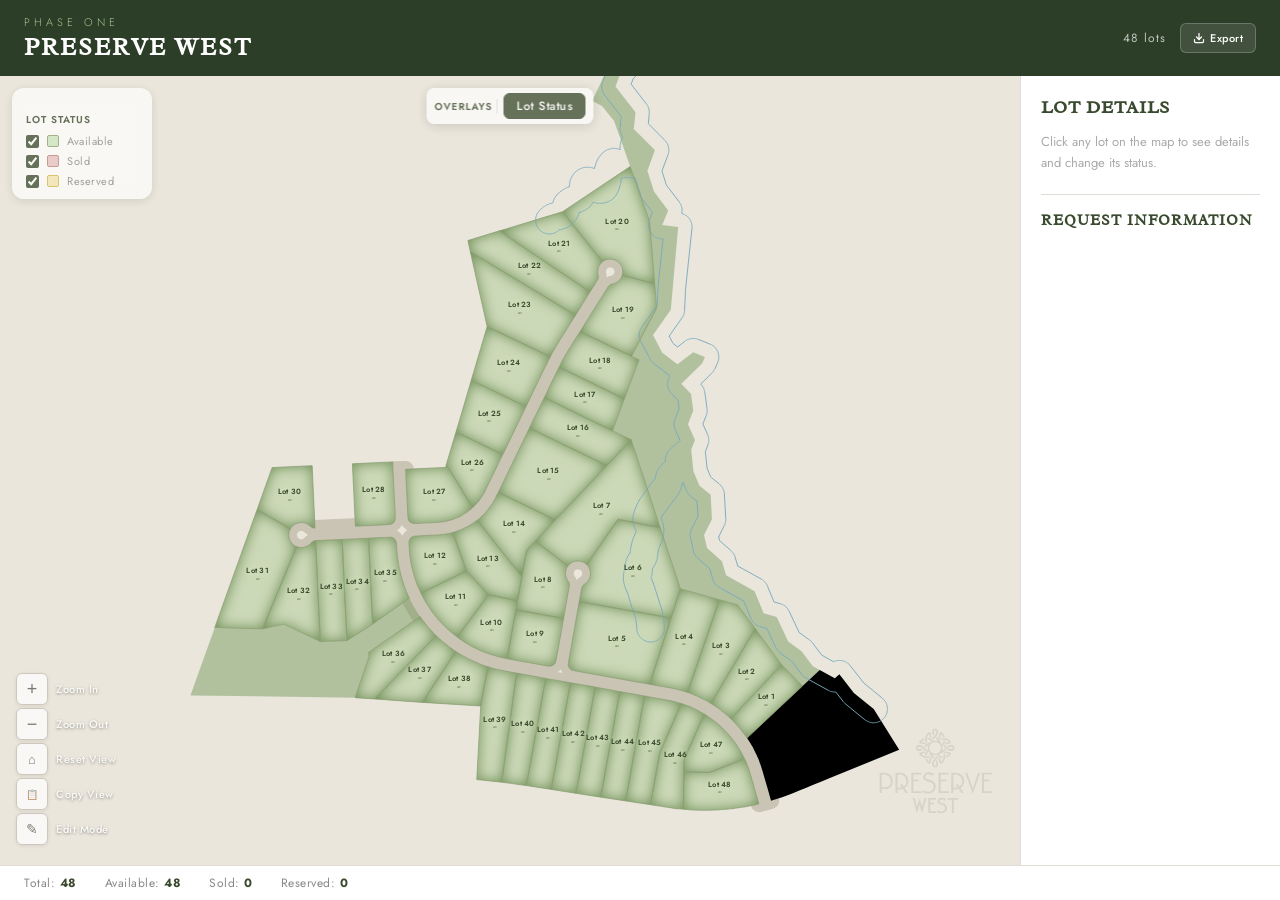
<file: public/index.html>
<!DOCTYPE html>
<html lang="en">
<head>
<meta charset="UTF-8">
<meta name="viewport" content="width=device-width, initial-scale=1.0">
<title>Preserve West — Phase One</title>
<style id="map-styles"></style>
<style>
  @import url('https://fonts.googleapis.com/css2?family=Radley:ital@0;1&family=Jost:wght@300;400;500;600&display=swap');

  :root {
    --jwrg-primary: #3a4a2e;
    --jwrg-error: #dc2626;
    --jwrg-radius: 6px;
    --jwrg-font: 'Jost', sans-serif;
    --jwrg-display: 'Radley', serif;
  }
  * { margin: 0; padding: 0; box-sizing: border-box; }

  body {
    background: #f5f1eb;
    font-family: 'Jost', sans-serif;
    height: 100vh;
    display: flex;
    flex-direction: column;
    overflow: hidden;
  }

  header {
    background: #2c3e28;
    color: #fff;
    padding: 14px 24px;
    display: flex;
    align-items: center;
    justify-content: space-between;
    flex-shrink: 0;
    box-shadow: 0 2px 12px rgba(0,0,0,0.2);
  }
  header h2 {
    font-family: 'Jost', sans-serif;
    font-weight: 300;
    font-size: 11px;
    letter-spacing: 4px;
    color: #a8c490;
    text-transform: uppercase;
    margin-bottom: 2px;
  }
  header h1 {
    font-family: 'Radley', serif;
    font-weight: 700;
    font-size: 24px;
    letter-spacing: 2px;
    text-transform: uppercase;
  }
  header .meta {
    font-size: 12px;
    opacity: 0.7;
    letter-spacing: 1px;
  }

  .map-toolbar,
  #builder-legend,
  .zoom-controls,
  #plat-controls,
  #topo-controls {
    opacity: 0.75;
    transition: opacity 0.2s;
  }
  .map-toolbar:hover,
  #builder-legend:hover,
  .zoom-controls:hover,
  #plat-controls:hover,
  #topo-controls:hover {
    opacity: 1;
  }

  .map-toolbar {
    position: absolute;
    top: 12px;
    left: 50%;
    transform: translateX(-50%);
    display: flex;
    gap: 6px;
    align-items: center;
    background: rgba(255,255,255,0.92);
    backdrop-filter: blur(8px);
    -webkit-backdrop-filter: blur(8px);
    border-radius: 8px;
    padding: 5px 8px;
    gap: 4px;
    box-shadow: 0 2px 12px rgba(0,0,0,0.18);
    z-index: 10;
    white-space: nowrap;
  }
  .toolbar-title {
    font-size: 10px;
    font-weight: 600;
    letter-spacing: 1px;
    text-transform: uppercase;
    color: #3a4a2e;
    padding-right: 4px;
    border-right: 1px solid #ddd;
    margin-right: 2px;
  }
  .map-toolbar-sep {
    width: 1px;
    height: 20px;
    background: #ddd;
    margin: 0 2px;
  }
  .btn {
    padding: 3px 12px;
    border-radius: 6px;
    border: 1.5px solid #c5bfb2;
    background: #fff;
    cursor: pointer;
    font-size: 12px;
    font-weight: 500;
    font-family: 'Jost', sans-serif;
    letter-spacing: 0.5px;
    transition: all 0.15s;
    color: #555;
  }
  .btn:hover { border-color: #3a4a2e; color: #3a4a2e; }
  .btn.active { background: #3a4a2e; color: #fff; border-color: #3a4a2e; }
  .legend {
    display: flex;
    gap: 14px;
    margin-left: auto;
    align-items: center;
  }
  .legend-item {
    display: flex;
    align-items: center;
    gap: 5px;
    font-size: 11px;
    color: #888;
    letter-spacing: 0.5px;
  }
  .swatch {
    width: 14px;
    height: 14px;
    border-radius: 3px;
    border: 1px solid rgba(0,0,0,0.15);
    display: block;
    flex-shrink: 0;
  }

  .main { display: flex; flex: 1; overflow: hidden; height: 100vh; }

  .map-wrap {
    flex: 1;
    overflow: hidden;
    position: relative;
    background: #eae6dc;
  }
  svg#map-svg {
    display: block;
    width: 100%;
    height: 100%;
    cursor: grab;
  }
  svg#map-svg:active { cursor: grabbing; }


  .info-panel {
    width: 260px;
    background: #fff;
    border-left: 1px solid #e0ddd6;
    padding: 20px;
    overflow-y: auto;
    flex-shrink: 0;
  }
  .panel-title {
    font-family: 'Radley', serif;
    font-size: 18px;
    font-weight: 700;
    color: #3a4a2e;
    margin-bottom: 14px;
    letter-spacing: 1px;
    text-transform: uppercase;
  }
  .placeholder { color: #aaa; font-size: 13px; line-height: 1.6; }
  .lot-info { display: none; }
  .lot-info.show { display: block; }
  .info-row {
    display: flex;
    justify-content: space-between;
    align-items: center;
    padding: 8px 0;
    border-bottom: 1px solid #f0ede8;
    font-size: 13px;
  }
  .info-key { color: #999; font-size: 11px; text-transform: uppercase; letter-spacing: 1px; }
  .info-value { font-weight: 600; color: #3a4a2e; }
  .status-badge {
    display: inline-block;
    padding: 4px 12px;
    border-radius: 20px;
    font-size: 11px;
    font-weight: 600;
    margin: 12px 0;
    letter-spacing: 1px;
    text-transform: uppercase;
  }
  .badge-available { background: #d4edda; color: #1a6030; border: 1px solid #8a9e72; }
  .badge-sold { background: #f0d0d0; color: #7a1010; border: 1px solid #c08080; }
  .badge-reserved { background: #fff3cd; color: #7a5c00; border: 1px solid #d4b84a; }
  .status-btns { display: flex; gap: 6px; margin-top: 14px; flex-wrap: wrap; }
  .status-btn {
    padding: 6px 14px;
    font-size: 11px;
    cursor: pointer;
    border-radius: 16px;
    font-weight: 600;
    font-family: 'Jost', sans-serif;
    letter-spacing: 0.5px;
    transition: all 0.12s;
  }
  .status-btn-available { background: #d4edda; border: 1.5px solid #8a9e72; color: #1a6030; }
  .status-btn-available:hover { background: #b0d8b0; }
  .status-btn-sold { background: #f0d0d0; border: 1.5px solid #c08080; color: #7a1010; }
  .status-btn-sold:hover { background: #e0a0a0; }
  .status-btn-reserved { background: #fff3cd; border: 1.5px solid #d4b84a; color: #7a5c00; }
  .status-btn-reserved:hover { background: #f0e090; }

  .stats-bar {
    background: #fff;
    border-top: 1px solid #e0ddd6;
    padding: 8px 24px;
    display: flex;
    gap: 28px;
    font-size: 12px;
    color: #888;
    flex-shrink: 0;
    letter-spacing: 0.5px;
  }
  .stat-num { font-weight: 700; color: #3a4a2e; }

  .zoom-controls {
    position: absolute;
    bottom: 20px;
    left: 16px;
    display: flex;
    flex-direction: column;
    gap: 3px;
    z-index: 10;
  }
  .zoom-row {
    display: flex;
    align-items: center;
    gap: 8px;
  }
  .zoom-btn {
    width: 32px;
    height: 32px;
    border-radius: 6px;
    border: 1px solid #c5bfb2;
    background: #fff;
    font-size: 18px;
    cursor: pointer;
    display: flex;
    align-items: center;
    justify-content: center;
    box-shadow: 0 1px 4px rgba(0,0,0,0.12);
    color: #555;
    flex-shrink: 0;
  }
  .zoom-btn { transition: background 0.12s, border-color 0.12s, transform 0.1s; }
  .zoom-btn:hover { background: #f0f4e8; border-color: #3a4a2e; color: #3a4a2e; }
  .zoom-btn:active { transform: scale(0.85); }
  .zoom-lbl {
    font-family: 'Jost', sans-serif;
    font-size: 11px;
    font-weight: 500;
    letter-spacing: 0.5px;
    color: #fff;
    text-shadow: 0 1px 3px rgba(0,0,0,0.5);
    pointer-events: none;
    white-space: nowrap;
  }

  /* ── Edit mode UI buttons (HTML context only) ───────────────────── */
  #pick-elem-btn.active { background: #5a3a8e; border-color: #5a3a8e; color: #fff; }
  #btn-poly-label.active { background: #5a3a8e; border-color: #5a3a8e; color: #fff; }
  #edit-btn.active { background: #3a4a2e; border-color: #3a4a2e; color: #fff; }

  /* Polygon label panel */
  #poly-label-panel {
    display: none;
    position: fixed;
    width: 260px;
    background: rgba(255,255,255,0.97);
    border-radius: 8px;
    padding: 12px 14px;
    box-shadow: 0 2px 16px rgba(0,0,0,0.2);
    font-family: 'Jost', sans-serif;
    font-size: 11px;
    z-index: 30;
    flex-direction: column;
    gap: 6px;
  }
  #poly-label-panel.open { display: flex; }

  /* Highlight any shape in label mode */
  #map-svg.poly-label-mode *:not(svg):not(g):not(text):not(tspan):not(defs):not(filter):not(feBlend):not(feComposite):not(feGaussianBlur):not(feTurbulence):not(feColorMatrix):not(feOffset):not(feMerge):not(feMergeNode):hover {
    cursor: crosshair !important;
    opacity: 0.75;
    outline: 2px solid #5a3a8e;
    outline-offset: -1px;
  }

  #btn-undo:disabled { opacity: 0.4; cursor: default; }

  #edit-tools {
    display: none;
    position: absolute;
    top: 80px;
    right: 16px;
    background: rgba(255,255,255,0.97);
    border-radius: 8px;
    padding: 11px 13px;
    box-shadow: 0 2px 14px rgba(0,0,0,0.15);
    font-family: 'Jost', sans-serif;
    font-size: 11px;
    width: 168px;
    z-index: 20;
  }
  #edit-tools.open { display: block; }
  .edit-tools-title {
    font-size: 10px;
    font-weight: 600;
    letter-spacing: 1.5px;
    text-transform: uppercase;
    color: #3a4a2e;
    margin-bottom: 7px;
  }
  .edit-hint {
    color: #888;
    line-height: 1.5;
    margin-bottom: 9px;
    font-size: 10.5px;
  }
  .edit-hint b { color: #555; font-weight: 600; }
  .edit-tool-btn {
    width: 100%;
    margin-top: 5px;
    padding: 5px;
    font-size: 11px;
    cursor: pointer;
    border-radius: 4px;
    font-family: 'Jost', sans-serif;
    font-weight: 500;
    letter-spacing: 0.3px;
    border: 1px solid #c5bfb2;
    background: #f5f1eb;
    color: #444;
  }
  .edit-tool-btn:hover { background: #ede8e0; }
  .edit-tool-btn.primary { background: #3a4a2e; color: #fff; border-color: #3a4a2e; }
  .edit-tool-btn.primary:hover { background: #2c3e28; }

  /* CSS editor floating panel */
  #css-editor-panel {
    display: none;
    position: fixed;
    top: 16px;
    right: 204px;
    width: 340px;
    max-height: calc(100vh - 32px);
    overflow-y: auto;
    background: rgba(255,255,255,0.97);
    border-radius: 8px;
    padding: 12px 14px;
    box-shadow: 0 2px 16px rgba(0,0,0,0.18);
    font-family: 'Jost', sans-serif;
    font-size: 11px;
    z-index: 25;
    flex-direction: column;
    gap: 8px;
  }
  #css-editor-panel.open { display: flex; }
  #css-editor-panel .panel-header {
    display: flex;
    justify-content: space-between;
    align-items: center;
  }
  #css-editor-panel .panel-close-btn {
    background: none; border: none; cursor: pointer;
    font-size: 18px; color: #999; padding: 0; line-height: 1;
  }
  #css-editor-panel .panel-close-btn:hover { color: #333; }
  /* ── Syntax-highlighted code editor (overlay technique) ─────────── */
  .code-editor-wrap {
    position: relative;
    border: 1px solid #c5bfb2;
    border-radius: 4px;
    background: #faf9f6;
  }
  .code-editor-wrap:focus-within { border-color: #3a4a2e; background: #fff; }
  .code-highlight {
    position: absolute;
    top: 0; left: 0; right: 0; bottom: 0;
    font-family: 'Courier New', monospace;
    font-size: 11px;
    line-height: 1.5;
    white-space: pre-wrap;
    word-wrap: break-word;
    overflow-wrap: break-word;
    overflow: hidden;
    pointer-events: none;
    box-sizing: border-box;
    color: #333;
    border-radius: 4px;
    z-index: 0;
  }
  #css-editor-highlight    { padding: 7px; }
  #elem-style-highlight    { padding: 5px 6px; }
  #css-editor-ta {
    font-family: 'Courier New', monospace;
    font-size: 11px;
    padding: 7px;
    resize: none;
    overflow: hidden;
    color: transparent;
    caret-color: #333;
    background: transparent;
    border: none;
    outline: none;
    line-height: 1.5;
    min-height: 260px;
    width: 100%;
    box-sizing: border-box;
    position: relative;
    z-index: 1;
  }
  #css-editor-ta::placeholder,
  .elem-field-ta::placeholder { color: #aaa; }
  #css-editor-panel .panel-actions { display: flex; gap: 5px; }
  #css-editor-panel .panel-actions .edit-tool-btn { flex: 1; margin-top: 0; }

  /* Element style popover */
  #elem-style-popover {
    display: none;
    position: fixed;
    background: rgba(255,255,255,0.97);
    border-radius: 8px;
    padding: 10px 12px;
    box-shadow: 0 2px 16px rgba(0,0,0,0.22);
    font-family: 'Jost', sans-serif;
    font-size: 11px;
    z-index: 30;
    width: 290px;
    gap: 7px;
    flex-direction: column;
  }
  #elem-style-popover.open { display: flex; }
  #elem-style-popover .popover-header {
    display: flex; justify-content: space-between; align-items: center;
  }
  #elem-style-popover .popover-tag {
    font-size: 10px; font-weight: 600; letter-spacing: 1px;
    text-transform: uppercase; color: #3a4a2e;
  }
  #elem-style-popover .popover-close {
    background: none; border: none; cursor: pointer;
    font-size: 18px; color: #999; padding: 0; line-height: 1;
  }
  #elem-style-popover .popover-close:hover { color: #333; }
  .elem-field-row {
    display: flex;
    align-items: center;
    gap: 6px;
  }
  .elem-field-row--top { align-items: flex-start; }
  .elem-field-lbl {
    font-size: 10px; font-weight: 600; color: #888; font-family: monospace;
    width: 30px; flex-shrink: 0; text-align: right;
  }
  .elem-field-input {
    flex: 1;
    font-family: 'Courier New', monospace;
    font-size: 11px;
    border: 1px solid #c5bfb2;
    border-radius: 4px;
    padding: 4px 6px;
    color: #333;
    background: #faf9f6;
    box-sizing: border-box;
    min-width: 0;
  }
  .elem-field-input:focus { outline: none; border-color: #3a4a2e; background: #fff; }
  .elem-field-ta {
    flex: 1;
    font-family: 'Courier New', monospace;
    font-size: 11px;
    padding: 5px 6px;
    resize: none;
    overflow: hidden;
    min-height: 56px;
    color: transparent;
    caret-color: #333;
    line-height: 1.5;
    background: transparent;
    border: none;
    outline: none;
    box-sizing: border-box;
    min-width: 0;
    position: relative;
    z-index: 1;
    width: 100%;
  }
  #elem-style-popover .panel-actions { display: flex; gap: 5px; }
  #elem-style-popover .panel-actions .edit-tool-btn { flex: 1; margin-top: 0; }

  /* ── Per-class CSS editors in style popover ─────────────────────── */
  #elem-cls-editors { display: flex; flex-direction: column; gap: 5px; }
  .cls-editor-section { display: flex; flex-direction: column; gap: 2px; }
  .cls-editor-header {
    font-size: 10px; font-weight: 600; color: #5a3e8a; font-family: monospace;
    padding-left: 2px; letter-spacing: 0;
  }
  .cls-editor-section .code-editor-wrap { min-width: 0; }

  /* ── Draggable panel headers ────────────────────────────────────── */
  #css-editor-panel .panel-header,
  #elem-style-popover .popover-header {
    cursor: grab;
    user-select: none;
  }
  #css-editor-panel .panel-header:active,
  #elem-style-popover .popover-header:active { cursor: grabbing; }

  /* ── CSS syntax token colors ─────────────────────────────────────
     Rules here must NOT change font-size, font-weight, font-style, padding,
     or letter-spacing — any metric change mis-aligns the highlight overlay
     with the transparent textarea above it, breaking cursor detection.    */
  .css-tok-selector { color: #5a3e8a; }
  .css-tok-prop     { color: #0066aa; }
  .css-tok-punct    { color: #777; }
  .css-tok-comment  { color: #999; }
  /* Color chip: background + border-radius only — zero layout impact */
  .css-color-chip {
    border-radius: 3px;
    box-shadow: inset 0 0 0 1px rgba(0,0,0,0.18);
  }
  /* In the read-only computed-style display (plain <div>, no overlay),
     decorative weight/style changes are fine. */
  .elem-computed-display .css-tok-selector { font-weight: 600; }
  .elem-computed-display .css-tok-comment  { font-style: italic; }
  .elem-computed-display .css-color-chip   { padding: 1px 5px; font-size: 10px; font-weight: 600; }

  /* ── Element computed style display ────────────────────────────── */
  .elem-computed-display {
    flex: 1;
    font-family: 'Courier New', monospace;
    font-size: 10px;
    line-height: 1.5;
    color: #666;
    background: #f4f2ee;
    border: 1px solid #d8d2c8;
    border-radius: 4px;
    padding: 4px 6px;
    white-space: pre-wrap;
    word-break: break-all;
    min-width: 0;
    max-height: 80px;
    overflow-y: auto;
  }
  .elem-computed-display:empty { display: none; }

  /* ── Color picker ──────────────────────────────────────────────── */
  #color-picker-popup {
    display: none;
    position: fixed;
    z-index: 50;
    background: rgba(255,255,255,0.98);
    border-radius: 8px;
    box-shadow: 0 4px 24px rgba(0,0,0,0.28);
    padding: 10px;
    flex-direction: column;
    gap: 7px;
    width: 216px;
    font-family: 'Jost', sans-serif;
    font-size: 11px;
  }
  #color-picker-popup.open { display: flex; }
  #cp-gradient { display: block; border-radius: 4px; cursor: crosshair; width: 196px; height: 148px; }
  #cp-hue, #cp-alpha { display: block; border-radius: 3px; cursor: pointer; width: 196px; height: 14px; }
  .cp-row { display: flex; align-items: center; gap: 7px; }
  .cp-swatch-wrap {
    width: 26px; height: 26px; border-radius: 4px; flex-shrink: 0;
    border: 1px solid #c5bfb2; position: relative; overflow: hidden;
    background-image: linear-gradient(45deg,#ccc 25%,#fff 25%,#fff 50%,#ccc 50%,#ccc 75%,#fff 75%);
    background-size: 8px 8px;
  }
  #cp-swatch { position: absolute; inset: 0; }
  #cp-hex-input {
    flex: 1; font-family: 'Courier New', monospace; font-size: 12px;
    border: 1px solid #c5bfb2; border-radius: 4px; padding: 4px 6px; color: #333;
    min-width: 0;
  }
  #cp-hex-input:focus { outline: none; border-color: #3a4a2e; }
  #cp-alpha-val {
    width: 36px; font-family: monospace; font-size: 11px; text-align: center;
    border: 1px solid #c5bfb2; border-radius: 4px; padding: 3px 4px; color: #333;
  }
  #cp-alpha-val:focus { outline: none; border-color: #3a4a2e; }
  #cp-strip-label { font-size: 9px; color: #999; letter-spacing: 0.5px; }
  .cp-actions { display: flex; gap: 5px; }
  .cp-actions .edit-tool-btn { flex: 1; margin-top: 0; }
  /* Highlight color swatches in textareas (visual hint) */
  .cp-has-color { cursor: pointer; }

  .export-note { font-size: 11px; color: #bbb; margin-top: 20px; line-height: 1.5; }

  /* ── Elements panel ─────────────────────────────────────────────── */
  #elem-panel {
    display: none;
    position: fixed;
    top: 16px;
    left: 16px;
    width: 280px;
    height: 420px;
    min-width: 180px;
    min-height: 160px;
    max-width: calc(100vw - 32px);
    max-height: calc(100vh - 32px);
    overflow: hidden;
    background: rgba(255,255,255,0.97);
    border-radius: 8px;
    box-shadow: 0 2px 16px rgba(0,0,0,0.18);
    font-family: 'Jost', sans-serif;
    font-size: 11px;
    z-index: 25;
    flex-direction: column;
  }
  .ep-resize-e, .ep-resize-s, .ep-resize-se {
    position: absolute;
    z-index: 1;
  }
  .ep-resize-e {
    top: 8px; right: 0; bottom: 8px; width: 5px;
    cursor: ew-resize;
  }
  .ep-resize-s {
    bottom: 0; left: 8px; right: 8px; height: 5px;
    cursor: ns-resize;
  }
  .ep-resize-se {
    right: 0; bottom: 0; width: 12px; height: 12px;
    cursor: se-resize;
  }
  .ep-resize-se::after {
    content: '';
    position: absolute;
    right: 3px; bottom: 3px;
    width: 6px; height: 6px;
    border-right: 2px solid #bbb;
    border-bottom: 2px solid #bbb;
    border-radius: 1px;
  }
  #elem-panel.open { display: flex; }
  #elem-panel .panel-header {
    display: flex;
    justify-content: space-between;
    align-items: center;
    padding: 10px 12px 8px;
    border-bottom: 1px solid #e8e4dc;
    cursor: grab;
    user-select: none;
    flex-shrink: 0;
  }
  #elem-panel .panel-header:active { cursor: grabbing; }
  #elem-panel .panel-close-btn {
    background: none; border: none; cursor: pointer;
    font-size: 18px; color: #999; padding: 0; line-height: 1;
  }
  #elem-panel .panel-close-btn:hover { color: #333; }
  #elem-panel-list {
    overflow-y: auto;
    flex: 1;
    padding: 3px 0;
  }
  .ep-row {
    display: flex;
    align-items: center;
    gap: 1px;
    padding: 2px 4px 2px 0;
    cursor: default;
    border-radius: 3px;
    min-height: 22px;
  }
  .ep-row:hover { background: #f0f4e8; }
  .ep-row.ep-selected { background: #e0edcc; }
  .ep-row.ep-hidden-row { opacity: 0.45; }
  .ep-toggle {
    width: 14px;
    height: 14px;
    display: flex;
    align-items: center;
    justify-content: center;
    cursor: pointer;
    flex-shrink: 0;
    font-size: 8px;
    color: #888;
    border-radius: 2px;
    user-select: none;
    border: none;
    background: none;
    padding: 0;
  }
  .ep-toggle:hover { background: #ddd; }
  .ep-cb {
    width: 11px;
    height: 11px;
    flex-shrink: 0;
    accent-color: #5a3a8e;
    cursor: pointer;
    margin: 0 1px;
  }
  .ep-label {
    flex: 1;
    min-width: 0;
    overflow: hidden;
    text-overflow: ellipsis;
    white-space: nowrap;
    font-size: 11px;
    color: #333;
    cursor: pointer;
    padding: 1px 3px;
    border-radius: 2px;
  }
  .ep-label:hover { color: #1a3010; }
  .ep-tag { color: #999; font-size: 10px; }
  .ep-eid { color: #5a3e8a; font-weight: 600; }
  .ep-cls { color: #0066aa; }
  .ep-vis {
    width: 18px;
    height: 18px;
    display: flex;
    align-items: center;
    justify-content: center;
    cursor: pointer;
    flex-shrink: 0;
    border-radius: 3px;
    font-size: 12px;
    color: #bbb;
    border: none;
    background: none;
    padding: 0;
    line-height: 1;
  }
  .ep-vis:hover { background: #e8e4dc; color: #333; }
  .ep-actions {
    display: flex;
    gap: 0;
    flex-shrink: 0;
    opacity: 0;
    transition: opacity 0.1s;
  }
  .ep-row:hover .ep-actions { opacity: 1; }
  .ep-act-btn {
    width: 18px;
    height: 18px;
    display: flex;
    align-items: center;
    justify-content: center;
    cursor: pointer;
    border-radius: 3px;
    font-size: 11px;
    color: #999;
    border: none;
    background: none;
    padding: 0;
    flex-shrink: 0;
    line-height: 1;
  }
  .ep-act-btn:hover { background: #e8e4dc; color: #333; }
  .ep-act-btn.ep-del:hover { background: #f0d0d0; color: #9a1010; }
  #elem-panel-toolbar {
    display: flex;
    gap: 4px;
    padding: 6px 10px;
    border-top: 1px solid #e8e4dc;
    flex-shrink: 0;
  }
  #elem-panel-toolbar .edit-tool-btn {
    flex: 1;
    margin-top: 0;
    font-size: 10px;
    padding: 4px 4px;
  }

  /* Topo overlay */
  #topo-controls {
    display: none;
    position: absolute;
    bottom: 70px;
    left: 16px;
    background: rgba(255,255,255,0.96);
    border: 1px solid #c5bfb2;
    border-radius: 8px;
    padding: 10px 14px;
    z-index: 20;
    min-width: 210px;
    box-shadow: 0 2px 8px rgba(0,0,0,0.15);
    font-size: 13px;
    color: #333;
  }
  #topo-controls .ctrl-title { font-weight: 600; margin-bottom: 8px; font-size: 12px; color: #3a4a2e; text-transform: uppercase; letter-spacing: 0.5px; }
  #topo-controls label { display: flex; justify-content: space-between; align-items: center; margin-bottom: 5px; gap: 8px; }
  #topo-controls span.lbl { min-width: 60px; }
  #topo-controls input[type=range] { flex: 1; }
  #topo-controls .val { min-width: 36px; text-align: right; color: #555; }
  .btn-topo-overlay.active { background: #3a4a2e; color: #fff; border-color: #2a3a1e; }

  /* Plat overlay */
  #plat-controls {
    display: none;
    position: absolute;
    bottom: 70px;
    left: 16px;
    background: rgba(255,255,255,0.96);
    border: 1px solid #c5bfb2;
    border-radius: 8px;
    padding: 10px 14px;
    z-index: 20;
    min-width: 210px;
    box-shadow: 0 2px 8px rgba(0,0,0,0.15);
    font-size: 13px;
    color: #333;
  }
  #plat-controls .ctrl-title { font-weight: 600; margin-bottom: 8px; font-size: 12px; color: #3a4a2e; text-transform: uppercase; letter-spacing: 0.5px; }
  #plat-controls label { display: flex; justify-content: space-between; align-items: center; margin-bottom: 5px; gap: 8px; }
  #plat-controls span.lbl { min-width: 60px; }
  #plat-controls input[type=range] { flex: 1; }
  #plat-controls .val { min-width: 36px; text-align: right; color: #555; }
  .btn-overlay.active { background: #3a4a2e; color: #fff; border-color: #2a3a1e; }
  .tree-layer { pointer-events: none; }
  .tree-layer use { fill: #4a6b35; filter: drop-shadow(0px 2px 3px rgba(0,0,0,0.45)); }
  #tree-edge-pick-layer { pointer-events: none; }
  #tree-edge-pick-layer line { pointer-events: visibleStroke; cursor: pointer; }


  #builder-legend {
    display: none;
    position: absolute;
    top: 12px;
    left: 12px;
    background: rgba(255,255,255,0.92);
    backdrop-filter: blur(8px);
    -webkit-backdrop-filter: blur(8px);
    border-radius: 12px;
    box-shadow: 0 2px 10px rgba(0,0,0,0.14);
    padding: 10px 14px;
    z-index: 10;
    flex-direction: column;
    gap: 5px;
    font-size: 12px;
    color: #555;
    letter-spacing: 0.3px;
    min-width: 140px;
  }
  .legend-title {
    font-size: 10px;
    font-weight: 600;
    letter-spacing: 1px;
    text-transform: uppercase;
    color: #3a4a2e;
    margin-bottom: 2px;
  }
  .legend-overlay-item {
    display: flex;
    align-items: center;
    gap: 6px;
    cursor: pointer;
    user-select: none;
  }
  .legend-overlay-item:hover { color: #3a4a2e; }
  .legend-overlay-item input[type=checkbox] { cursor: pointer; accent-color: #3a4a2e; }
  #builder-list {
    display: flex;
    flex-direction: column;
    gap: 4px;
    overflow: hidden;
    max-height: 0;
    margin-top: 0;
    padding-top: 0;
    border-top: none;
  }
  #builder-list.open {
    max-height: 300px;
    margin-top: 0;
    padding-top: 0;
  }
  #status-list {
    display: none;
    flex-direction: column;
    gap: 4px;
  }
  #status-list.open {
    display: flex;
    padding-top: 6px;
    margin-top: 3px;
  }
  #builder-list.open + #status-list.open {
    border-top: 1px solid #e0ddd6;
  }
  .status-swatch { display:inline-block; width:12px; height:12px; border-radius:2px; border:1px solid #aaa; vertical-align:middle; flex-shrink:0; }
  .available-swatch { background: #cce8c2; border-color: #8a9e72; }
  .sold-swatch      { background: #e8c2c2; border-color: #c08080; }
  .reserved-swatch  { background: #f5e8b0; border-color: #d4b84a; }
  #builder-legend .legend-item {
    display: flex;
    gap: 8px;
    cursor: pointer;
    align-items: center;
    user-select: none;
  }
  #builder-legend .legend-item:hover { color: #3a4a2e; }
  #builder-legend .legend-item input[type=checkbox] { cursor: pointer; accent-color: #3a4a2e; }

  .builder-block {
    margin-top: 14px;
    padding: 10px 12px;
    background: #f8f6f2;
    border-radius: 6px;
    border: 1px solid #e0ddd6;
    font-size: 12px;
    line-height: 1.7;
  }
  .builder-block .b-name { font-weight: 600; color: #3a4a2e; font-size: 20px; margin-bottom: 2px; }
  .builder-block .b-contact { color: #666; font-size: 11px; }
  .builder-block .b-contact a { color: #3a4a2e; text-decoration: none; }
  .builder-block .b-contact a:hover { text-decoration: underline; }

  /* JWRG Form theming */
  .info-panel .form-section {
    margin-top: 20px;
    padding-top: 16px;
    border-top: 1px solid #e0ddd6;
  }
  .info-panel .form-section-title {
    font-family: 'Radley', serif;
    font-size: 15px;
    font-weight: 700;
    color: #3a4a2e;
    margin-bottom: 10px;
    letter-spacing: 1px;
    text-transform: uppercase;
  }
  .info-panel .jwrg-form { font-size: 13px; }
  .info-panel .jwrg-field label { font-size: 11px; text-transform: uppercase; letter-spacing: 0.5px; color: #999; }
  .info-panel .jwrg-field input,
  .info-panel .jwrg-field textarea,
  .info-panel .jwrg-field select {
    font-size: 13px;
    font-family: 'Jost', sans-serif;
  }
  .info-panel .jwrg-submit {
    font-family: 'Jost', sans-serif;
    font-size: 12px;
    font-weight: 600;
    letter-spacing: 0.5px;
    text-transform: uppercase;
  }
/* JWRG Watermark */
  .jwrg-watermark {
    position: absolute;
    bottom: 24px;
    right: 20px;
    z-index: 5;
    pointer-events: none;
    opacity: 0.18;
    width: 128px;
  }
  .jwrg-watermark img { width: 100%; height: auto; filter: url(#logo-color-tint); }

  /* Close button for bottom sheet */
  .panel-close {
    display: none;
    position: absolute;
    top: 8px;
    right: 12px;
    background: none;
    border: none;
    font-size: 24px;
    color: #999;
    cursor: pointer;
    padding: 4px 8px;
    line-height: 1;
  }
  .panel-close:hover { color: #3a4a2e; }

  /* ── Mobile ────────────────────────────────────── */
  @media (max-width: 768px) {
    body { overflow: hidden; }

    header { padding: 10px 16px; }
    header h1 { font-size: 20px; }
    header h2 { font-size: 10px; letter-spacing: 3px; }
    header .meta { font-size: 11px; }

    .map-toolbar {
      top: 8px;
      gap: 4px;
      padding: 5px 8px;
      max-width: calc(100vw - 16px);
      flex-wrap: wrap;
      justify-content: center;
      border-radius: 16px;
    }
    .btn {
      padding: 6px 10px;
      font-size: 11px;
    }
    #builder-legend {
      top: 8px;
      left: 8px;
      font-size: 11px;
      padding: 8px 10px;
    }
    #builder-legend .legend-item { font-size: 11px; }

    .main { flex-direction: column; position: relative; }

    .map-wrap { flex: 1; min-height: 0; }

    .info-panel {
      position: absolute;
      bottom: 0;
      left: 0;
      right: 0;
      width: 100%;
      max-height: 55vh;
      border-left: none;
      border-top: 1px solid #e0ddd6;
      border-radius: 16px 16px 0 0;
      box-shadow: 0 -4px 20px rgba(0,0,0,0.15);
      padding: 16px 20px 20px;
      overflow-y: auto;
      z-index: 30;
      transform: translateY(100%);
      transition: transform 0.3s ease;
    }
    .info-panel.sheet-open {
      transform: translateY(0);
    }
    .info-panel .panel-close { display: block; }

    /* Drag handle for bottom sheet */
    .info-panel::before {
      content: '';
      display: block;
      width: 36px;
      height: 4px;
      background: #ccc;
      border-radius: 2px;
      margin: 0 auto 12px;
    }

    .zoom-controls { bottom: 14px; left: 10px; }
    .zoom-btn { width: 44px; height: 44px; font-size: 22px; }
    .zoom-lbl { display: none; }

    #plat-controls, #topo-controls {
      bottom: auto;
      top: 10px;
      left: 10px;
      max-width: calc(100vw - 20px);
      font-size: 12px;
    }

    .stats-bar {
      padding: 6px 12px;
      gap: 12px;
      font-size: 11px;
      justify-content: center;
    }

    .jwrg-watermark { width: 80px; bottom: 16px; right: 12px; }
  }

  #map-svg-container {
    width: 100%;
    height: 100%;
  }

  /* ── Header action buttons ──────────────────────────────────── */
  .header-right {
    display: flex;
    align-items: center;
    gap: 14px;
  }
  .header-btn {
    display: flex;
    align-items: center;
    gap: 5px;
    padding: 6px 12px;
    background: rgba(255,255,255,0.10);
    border: 1px solid rgba(255,255,255,0.22);
    border-radius: 6px;
    color: #fff;
    font-family: 'Jost', sans-serif;
    font-size: 11px;
    font-weight: 500;
    letter-spacing: 0.5px;
    cursor: pointer;
    transition: background 0.15s, border-color 0.15s;
    flex-shrink: 0;
  }
  .header-btn:hover {
    background: rgba(255,255,255,0.20);
    border-color: rgba(255,255,255,0.40);
  }

  /* ── Export modal ────────────────────────────────────────────── */
  #export-modal {
    display: none;
    position: fixed;
    inset: 0;
    z-index: 1000;
    align-items: center;
    justify-content: center;
  }
  #export-modal.open { display: flex; }
  #export-backdrop {
    position: absolute;
    inset: 0;
    background: rgba(0,0,0,0.45);
  }
  #export-dialog {
    position: relative;
    background: #fff;
    border-radius: 12px;
    padding: 26px 26px 20px;
    width: 360px;
    max-width: calc(100vw - 32px);
    box-shadow: 0 8px 40px rgba(0,0,0,0.28);
  }
  .exp-title {
    font-family: 'Radley', serif;
    font-size: 17px;
    font-weight: 700;
    color: #3a4a2e;
    margin-bottom: 18px;
    letter-spacing: 1px;
    text-transform: uppercase;
  }
  .exp-close {
    position: absolute;
    top: 12px;
    right: 14px;
    background: none;
    border: none;
    font-size: 22px;
    color: #bbb;
    cursor: pointer;
    line-height: 1;
    padding: 2px 6px;
  }
  .exp-close:hover { color: #555; }
  .exp-lbl {
    font-size: 10px;
    font-weight: 600;
    letter-spacing: 1px;
    text-transform: uppercase;
    color: #999;
    margin-bottom: 7px;
  }
  .exp-fmt-row, .exp-bg-row { display: flex; gap: 5px; margin-bottom: 16px; }
  .exp-fmt-btn, .exp-bg-btn {
    padding: 4px 13px;
    border-radius: 5px;
    border: 1.5px solid #c5bfb2;
    background: #fff;
    cursor: pointer;
    font-size: 12px;
    font-weight: 600;
    font-family: 'Jost', sans-serif;
    letter-spacing: 0.5px;
    color: #666;
    transition: all 0.13s;
  }
  .exp-fmt-btn:hover, .exp-bg-btn:hover { border-color: #3a4a2e; color: #3a4a2e; }
  .exp-fmt-btn.active, .exp-bg-btn.active { background: #3a4a2e; color: #fff; border-color: #3a4a2e; }
  .exp-bg-btn[disabled] { opacity: 0.35; cursor: not-allowed; pointer-events: none; }
  #exp-res-section { margin-bottom: 14px; }
  .exp-res-row { display: flex; align-items: center; gap: 9px; }
  .exp-res-row label { font-size: 12px; color: #555; white-space: nowrap; }
  .exp-res-row input[type=number] {
    width: 82px;
    padding: 5px 8px;
    border: 1.5px solid #c5bfb2;
    border-radius: 5px;
    font-size: 13px;
    font-family: 'Jost', sans-serif;
    color: #333;
  }
  .exp-res-row input[type=number]:focus { outline: none; border-color: #3a4a2e; }
  .exp-res-hint { font-size: 11px; color: #bbb; }
  .exp-bw-row { display: flex; align-items: center; gap: 18px; margin-bottom: 18px; margin-top: 14px; }
  .exp-bw-row label {
    font-size: 13px;
    color: #555;
    cursor: pointer;
    display: flex;
    align-items: center;
    gap: 7px;
  }
  .exp-bw-row input[type=checkbox] { cursor: pointer; accent-color: #3a4a2e; width: 14px; height: 14px; }
  .exp-actions { display: flex; justify-content: flex-end; gap: 8px; }
  .exp-cancel {
    padding: 7px 16px;
    border-radius: 6px;
    border: 1.5px solid #c5bfb2;
    background: #fff;
    cursor: pointer;
    font-size: 12px;
    font-family: 'Jost', sans-serif;
    color: #666;
  }
  .exp-cancel:hover { border-color: #888; }
  .exp-go {
    padding: 7px 20px;
    border-radius: 6px;
    border: none;
    background: #3a4a2e;
    cursor: pointer;
    font-size: 12px;
    font-family: 'Jost', sans-serif;
    font-weight: 600;
    color: #fff;
    transition: background 0.13s;
    min-width: 96px;
  }
  .exp-go:hover { background: #2c3e28; }
  .exp-go:disabled { background: #aaa; cursor: not-allowed; }

  @media (max-width: 768px) {
    .header-btn span { display: none; }
    .header-btn { padding: 6px 10px; gap: 0; }
  }

</style>
</head>
<body>

<!-- Shared SVG filter definitions — referenced by lot polygons in the injected map SVG.
     Kept here (not in tennyson-map.svg) so visual-effect logic lives with the HTML/JS. -->
<svg id="svg-filter-defs" aria-hidden="true" xmlns="http://www.w3.org/2000/svg">
  <defs>
    <!-- Smooth inner glow: warm color bleeds inward from lot edges -->
    <filter id="grainy-inner-glow" x="-20%" y="-20%" width="140%" height="140%" color-interpolation-filters="sRGB">
      <feFlood flood-color="var(--glow-color)" flood-opacity="var(--glow-opacity)" result="glowColor"/>
      <feComposite in="glowColor" in2="SourceAlpha" operator="out" result="outerFill"/>
      <feGaussianBlur in="outerFill" stdDeviation="15" result="blurredOuter"/>
      <feComposite in="blurredOuter" in2="SourceAlpha" operator="in" result="innerGlow"/>
      <feMerge>
        <feMergeNode in="SourceGraphic"/>
        <feMergeNode in="innerGlow"/>
      </feMerge>
    </filter>
    <!-- Smooth inner glow overlay: glow only, no SourceGraphic — interior transparent.
         Used on open-space-glow to avoid doubling the fill. -->
    <filter id="grainy-inner-glow-overlay" x="-20%" y="-20%" width="140%" height="140%" color-interpolation-filters="sRGB">
      <feFlood flood-color="var(--glow-color)" flood-opacity="var(--glow-opacity)" result="glowColor"/>
      <feComposite in="glowColor" in2="SourceAlpha" operator="out" result="outerFill"/>
      <feGaussianBlur in="outerFill" stdDeviation="15" result="blurredOuter"/>
      <feComposite in="blurredOuter" in2="SourceAlpha" operator="in" result="innerGlow"/>
      <feMerge>
        <feMergeNode in="innerGlow"/>
      </feMerge>
    </filter>
    <!-- Smooth outer glow for lot labels: halo around glyph edges, bleeds outward -->
    <filter id="grainy-outer-glow-label" x="-80%" y="-80%" width="260%" height="260%" color-interpolation-filters="sRGB">
      <feGaussianBlur in="SourceAlpha" stdDeviation="8" result="blurredOuter"/>
      <feFlood flood-color="#d8ecc0" flood-opacity="0.95" result="glowColor"/>
      <feComposite in="glowColor" in2="blurredOuter" operator="in" result="smoothGlow"/>
      <feComposite in="smoothGlow" in2="SourceAlpha" operator="out" result="outerGlow"/>
      <feMerge>
        <feMergeNode in="outerGlow"/>
        <feMergeNode in="SourceGraphic"/>
      </feMerge>
    </filter>
    <!-- Builder-colored glow variants injected here by createBuilderGlowFilters() -->
  </defs>
</svg>

<header>
  <div>
    <h2>Phase One</h2>
    <h1>Preserve West</h1>
  </div>
  <div class="header-right">
    <div class="meta">48 lots</div>
    <button class="header-btn" onclick="openSaveAsModal()" title="Export map">
      <svg width="12" height="12" viewBox="0 0 24 24" fill="none" stroke="currentColor" stroke-width="2.5" stroke-linecap="round" stroke-linejoin="round"><path d="M21 15v4a2 2 0 01-2 2H5a2 2 0 01-2-2v-4"/><polyline points="7 10 12 15 17 10"/><line x1="12" y1="15" x2="12" y2="3"/></svg>
      <span>Export</span>
    </button>
  </div>
</header>

<div class="main">
  <div class="map-wrap" id="map-wrap">
    <div class="map-toolbar">
      <span class="toolbar-title">Overlays</span>
      <button class="btn active" id="btn-ov-status"   onclick="toggleLotStatusOverlay()">Lot Status</button>
    </div>
    <div id="builder-legend">
      <div id="builder-list"></div>
      <div id="status-list"></div>
    </div>
    <div class="zoom-controls">
      <div class="zoom-row"><button class="zoom-btn" title="Zoom in" onclick="adjustZoom(1.25)">+</button><span class="zoom-lbl">Zoom In</span></div>
      <div class="zoom-row"><button class="zoom-btn" title="Zoom out" onclick="adjustZoom(0.8)">&minus;</button><span class="zoom-lbl">Zoom Out</span></div>
      <div class="zoom-row"><button class="zoom-btn" title="Reset view" onclick="resetView()" style="font-size:13px">&#8962;</button><span class="zoom-lbl">Reset View</span></div>
      <div class="zoom-row"><button class="zoom-btn" id="copy-view-btn" title="Copy current view" onclick="copyView()" style="font-size:10px">&#128203;</button><span class="zoom-lbl">Copy View</span></div>
      <div class="zoom-row"><button class="zoom-btn" id="edit-btn" title="Edit mode" onclick="toggleEditMode()" style="font-size:14px">&#9998;</button><span class="zoom-lbl">Edit Mode</span></div>
    </div>

    <!-- Edit mode tools panel -->
    <div id="edit-tools">
      <div class="edit-tools-title">Edit Mode</div>
      <div class="edit-hint"><b>Drag</b> labels to reposition.<br><b>Click</b> a lot to cycle status.</div>
      <button class="edit-tool-btn" id="pick-elem-btn" onclick="toggleStylePicker()">&#9654; Pick Element Style</button>
      <button class="edit-tool-btn" onclick="openCSSEditor()">Edit Map CSS</button>
      <button class="edit-tool-btn" onclick="openElemPanel()">&#9776; Elements</button>
      <button class="edit-tool-btn" onclick="resetAllLabels()">Reset Label Positions</button>
      <button class="edit-tool-btn" id="btn-tree-edges" onclick="toggleTreeEdgePick()" style="display:none">&#127795; Tree Edges</button>
      <button class="edit-tool-btn" id="btn-poly-label" onclick="togglePolyLabelMode()" style="display:none">&#11041; Label Polygons</button>
      <button class="edit-tool-btn" id="btn-undo" onclick="polyLabelUndo()" style="display:none" disabled>&#8617; Undo</button>
      <button class="edit-tool-btn primary" onclick="copyEditChanges()">Copy Changes</button>
      <button class="edit-tool-btn primary" id="save-files-btn" onclick="saveToFiles()" style="display:none">Save to Files</button>
    </div>

    <!-- CSS editor floating panel -->
    <div id="css-editor-panel">
      <div class="panel-header">
        <div class="edit-tools-title" style="margin:0">Map CSS</div>
        <button class="panel-close-btn" onclick="closeCSSEditor()">&times;</button>
      </div>
      <div class="code-editor-wrap">
        <div class="code-highlight" id="css-editor-highlight"></div>
        <textarea id="css-editor-ta" spellcheck="false"></textarea>
      </div>
      <div class="panel-actions">
        <button class="edit-tool-btn" onclick="resetCSSOverride()">Reset</button>
        <button class="edit-tool-btn" onclick="copyCSSOverride()">Copy</button>
        <button class="edit-tool-btn primary" onclick="applyCSSOverride()">Apply</button>
      </div>
    </div>

    <!-- Per-element inline style popover -->
    <div id="elem-style-popover">
      <div class="popover-header">
        <span class="popover-tag" id="elem-style-label">Element</span>
        <button class="popover-close" onclick="closeElemStylePopover()">&times;</button>
      </div>
      <div class="elem-field-row">
        <label class="elem-field-lbl">id</label>
        <input id="elem-style-id" class="elem-field-input" type="text" spellcheck="false" placeholder="none">
      </div>
      <div class="elem-field-row">
        <label class="elem-field-lbl">class</label>
        <input id="elem-style-cls" class="elem-field-input" type="text" spellcheck="false" placeholder="none">
      </div>
      <div id="elem-cls-editors"></div>
      <div class="elem-field-row elem-field-row--top">
        <label class="elem-field-lbl">style</label>
        <div class="code-editor-wrap" style="flex:1;min-width:0">
          <div class="code-highlight" id="elem-style-highlight"></div>
          <textarea id="elem-style-ta" class="elem-field-ta" spellcheck="false" placeholder="fill: red; stroke-width: 2;"></textarea>
        </div>
      </div>
      <div class="panel-actions">
        <button class="edit-tool-btn" onclick="closeElemStylePopover()">Cancel</button>
        <button class="edit-tool-btn primary" onclick="applyElemStyle()">Apply</button>
      </div>
    </div>

    <!-- Polygon label/delete panel -->
    <div id="poly-label-panel">
      <div class="popover-header">
        <span class="popover-tag" id="pll-elem-tag">polygon</span>
        <button class="popover-close" onclick="closePolyLabelPanel()">&times;</button>
      </div>
      <div class="elem-field-row">
        <label class="elem-field-lbl">Type</label>
        <select id="pll-type" class="elem-field-input" onchange="pllTypeChange()">
          <option value="lot">Lot</option>
          <option value="open-space">Open Space</option>
          <option value="stream-tob">River / Stream</option>
          <option value="road-fill">Road</option>
          <option value="easement">Easement</option>
          <option value="__custom__">Custom…</option>
        </select>
      </div>
      <div class="elem-field-row" id="pll-custom-row" style="display:none">
        <label class="elem-field-lbl">Custom</label>
        <input id="pll-custom" class="elem-field-input" type="text" placeholder="css-class-name">
      </div>
      <div class="elem-field-row">
        <label class="elem-field-lbl">ID</label>
        <input id="pll-id" class="elem-field-input" type="text" placeholder="e.g. 1, A, OS-1">
      </div>
      <div class="elem-field-row">
        <label class="elem-field-lbl">Label</label>
        <input id="pll-label" class="elem-field-input" type="text" placeholder="(optional — falls back to ID)">
      </div>
      <div class="panel-actions" style="gap:4px">
        <button class="edit-tool-btn" onclick="closePolyLabelPanel()">Cancel</button>
        <button class="edit-tool-btn" style="color:#b00;border-color:#d99" onclick="polyLabelDelete()">Delete</button>
        <button class="edit-tool-btn primary" onclick="polyLabelSave()">Save</button>
      </div>
    </div>

    <!-- Color picker popup -->
    <div id="color-picker-popup">
      <canvas id="cp-gradient" width="196" height="148"></canvas>
      <div>
        <div id="cp-strip-label">HUE</div>
        <canvas id="cp-hue" width="196" height="14"></canvas>
      </div>
      <div>
        <div id="cp-strip-label">ALPHA</div>
        <canvas id="cp-alpha" width="196" height="14"></canvas>
      </div>
      <div class="cp-row">
        <div class="cp-swatch-wrap"><div id="cp-swatch"></div></div>
        <input id="cp-hex-input" type="text" spellcheck="false" maxlength="9">
        <input id="cp-alpha-val" type="text" spellcheck="false" maxlength="4" title="Alpha 0–1">
      </div>
      <div class="cp-actions">
        <button class="edit-tool-btn" onclick="closeColorPicker()">Cancel</button>
        <button class="edit-tool-btn primary" onclick="applyColorPicker()">Apply</button>
      </div>
    </div>

    <!-- Elements panel -->
    <div id="elem-panel">
      <div class="panel-header" id="elem-panel-header">
        <div class="edit-tools-title" style="margin:0">Elements</div>
        <button class="panel-close-btn" onclick="closeElemPanel()">&times;</button>
      </div>
      <div id="elem-panel-list"></div>
      <div id="elem-panel-toolbar">
        <button class="edit-tool-btn" onclick="groupCheckedElems()" title="Wrap checked elements in a &lt;g&gt;">Group</button>
        <button class="edit-tool-btn" onclick="ungroupSelectedElem()" title="Dissolve selected &lt;g&gt; into its parent">Ungroup</button>
        <button class="edit-tool-btn" onclick="refreshElemPanel()" title="Refresh element list">&#8635; Refresh</button>
      </div>
      <div class="ep-resize-e"  data-ep-resize="e"></div>
      <div class="ep-resize-s"  data-ep-resize="s"></div>
      <div class="ep-resize-se" data-ep-resize="se"></div>
    </div>

    <div class="jwrg-watermark">
      <img src="svg/PreserveWest_Map_Logo_web.svg" alt="Preserve West">
    </div>

    <!-- Plat overlay fine-tune panel -->
    <div id="plat-controls">
      <div class="ctrl-title">Plat Overlay</div>
      <label><span class="lbl">Opacity</span><input type="range" id="oc-opacity" min="5" max="100" value="50" oninput="updateOverlay()"><span class="val" id="v-opacity">50%</span></label>
      <label><span class="lbl">Scale</span><input type="range" id="oc-scale" min="80" max="120" value="94" oninput="updateOverlay()"><span class="val" id="v-scale">0.94</span></label>
      <label><span class="lbl">X offset</span><input type="range" id="oc-dx" min="-150" max="150" value="-35" oninput="updateOverlay()"><span class="val" id="v-dx">-35</span></label>
      <label><span class="lbl">Y offset</span><input type="range" id="oc-dy" min="-150" max="150" value="-26" oninput="updateOverlay()"><span class="val" id="v-dy">-26</span></label>
      <label><span class="lbl">Rotate</span><input type="range" id="oc-rot" min="-15" max="15" value="0" step="0.5" oninput="updateOverlay()"><span class="val" id="v-rot">0°</span></label>
      <label><span class="lbl">Mirror</span><span style="display:flex;gap:10px;align-items:center;flex:1;padding-left:4px">H <input type="checkbox" id="oc-fliph" onchange="updateOverlay()"> &nbsp;V <input type="checkbox" id="oc-flipv" onchange="updateOverlay()"></span></label>
      <button style="margin-top:6px;width:100%;padding:4px;font-size:11px;cursor:pointer;background:#3a4a2e;color:#fff;border:none;border-radius:4px" onclick="copyOverlaySettings()">Copy Settings</button>
    </div>

    <!-- Topo overlay fine-tune panel -->
    <div id="topo-controls">
      <div class="ctrl-title">Topo Overlay</div>
      <label><span class="lbl">Opacity</span><input type="range" id="tc-opacity" min="5" max="100" value="25" oninput="updateTopoOverlay()"><span class="val" id="tv-opacity">25%</span></label>
      <label><span class="lbl">Scale</span><input type="range" id="tc-scale" min="80" max="120" value="100" oninput="updateTopoOverlay()"><span class="val" id="tv-scale">1.00</span></label>
      <label><span class="lbl">X offset</span><input type="range" id="tc-dx" min="-150" max="150" value="0" oninput="updateTopoOverlay()"><span class="val" id="tv-dx">0</span></label>
      <label><span class="lbl">Y offset</span><input type="range" id="tc-dy" min="-150" max="150" value="0" oninput="updateTopoOverlay()"><span class="val" id="tv-dy">0</span></label>
      <label><span class="lbl">Rotate</span><input type="range" id="tc-rot" min="-15" max="15" value="0" step="0.5" oninput="updateTopoOverlay()"><span class="val" id="tv-rot">0°</span></label>
      <label><span class="lbl">Mirror</span><span style="display:flex;gap:10px;align-items:center;flex:1;padding-left:4px">H <input type="checkbox" id="tc-fliph" onchange="updateTopoOverlay()"> &nbsp;V <input type="checkbox" id="tc-flipv" onchange="updateTopoOverlay()"></span></label>
      <button style="margin-top:6px;width:100%;padding:4px;font-size:11px;cursor:pointer;background:#3a4a2e;color:#fff;border:none;border-radius:4px" onclick="copyTopoSettings()">Copy Settings</button>
    </div>
    <div id="map-svg-container"></div>
  </div>

  <div class="info-panel" id="info-panel">
    <button class="panel-close" onclick="closePanel()">&times;</button>
    <div class="panel-title">Lot Details</div>
    <div class="placeholder" id="no-sel">Click any lot on the map to see details and change its status.</div>
    <div class="lot-info" id="lot-info">
      <div class="info-row"><span class="info-key">Lot</span><span class="info-value" id="d-num">&mdash;</span></div>
      <div class="info-row"><span class="info-key">Acreage</span><span class="info-value" id="d-acres">&mdash;</span></div>
      <div id="d-badge"></div>
      <div id="d-builder" class="builder-block" style="display:none"></div>
    </div>

    <div class="form-section">
      <div class="form-section-title">Request Information</div>
      <div id="jwrg-form"></div>
    </div>
  </div>
</div>

<div class="stats-bar">
  <span>Total: <span class="stat-num" id="s-total">0</span></span>
  <span>Available: <span class="stat-num" id="s-available">0</span></span>
  <span>Sold: <span class="stat-num" id="s-sold">0</span></span>
  <span>Reserved: <span class="stat-num" id="s-reserved">0</span></span>
</div>

<!-- ── Export modal ─────────────────────────────────────────────── -->
<div id="export-modal">
  <div id="export-backdrop" onclick="closeSaveAsModal()"></div>
  <div id="export-dialog">
    <div class="exp-title">Export Map</div>
    <button class="exp-close" onclick="closeSaveAsModal()">&times;</button>

    <div class="exp-lbl">Format</div>
    <div class="exp-fmt-row">
      <button class="exp-fmt-btn active" data-fmt="png"   onclick="setExportFmt('png')">PNG</button>
      <button class="exp-fmt-btn"        data-fmt="jpeg"  onclick="setExportFmt('jpeg')">JPEG</button>
      <button class="exp-fmt-btn"        data-fmt="webp"  onclick="setExportFmt('webp')">WEBP</button>
      <button class="exp-fmt-btn"        data-fmt="svg"   onclick="setExportFmt('svg')">SVG</button>
      <button class="exp-fmt-btn"        data-fmt="print" onclick="setExportFmt('print')">Print</button>
    </div>

    <div id="exp-res-section">
      <div class="exp-lbl">Resolution</div>
      <div class="exp-res-row">
        <label for="exp-width">Width</label>
        <input type="number" id="exp-width" value="2048" min="400" max="4096" step="1">
        <span class="exp-res-hint">px &nbsp;(max 4096)</span>
      </div>
    </div>

    <div id="exp-bg-section">
      <div class="exp-lbl">Background</div>
      <div class="exp-bg-row">
        <button class="exp-bg-btn active" data-bg="shaded"       onclick="setExportBg('shaded')">Shaded</button>
        <button class="exp-bg-btn"        data-bg="white"        onclick="setExportBg('white')">White</button>
        <button class="exp-bg-btn"        data-bg="transparent"  id="exp-bg-transp" onclick="setExportBg('transparent')">Transparent</button>
      </div>
    </div>

    <div class="exp-bw-row">
      <label><input type="checkbox" id="exp-bw"> Black &amp; White</label>
      <label><input type="checkbox" id="exp-topo-bg" checked> Topo background</label>
    </div>

    <div class="exp-actions">
      <button class="exp-cancel" onclick="closeSaveAsModal()">Cancel</button>
      <button class="exp-go" id="exp-go-btn" onclick="doSaveAs()">Export</button>
    </div>
  </div>
</div>

<script>
let LOT_DATA = [], BUILDER_DATA = [], builderByLot = {}, statuses = {};
let builderView = false;
let lotStatusOverlay = true;
let easementsVisible = false;
let selectedId = null, currentFilter = 'all';
let scale = 0.5980731008038331, panX = -205.02230403317367, panY = -1071.7678184392619, isPanning = false, startPX, startPY;
let _zoomAnimating = false, _zoomAnimStart = null;
let _zoomFrom = {}, _zoomTo = {};
let editMode = false, stylePickerMode = false, labelOffsets = {}, _lastRows = [], elemOverrides = {}, _classOverrides = {};
let _drag = null;
let _vertexDrag = null, _vertexLayer = null, _vertexEditTarget = null, _vertexDblClick = null;
let polyLabelMode = false;
let _polyLabelTarget = null;
const _undoStack = [];
const _UNDO_MAX = 50;
const ZOOM_ANIM_MS = 260;
const TREE_CONFIG = {
  enabled: true,
  spacing: 10,
  scatter: 5,
  scatterAlong: 6,
  scale: 1.5,
  scaleVariance: 0.5,
  roadProximityThreshold: 40,
  insetFromEdge: 0,
  minEdgeLength: 20,
  seed: 12345,
  variants: 3,
  sparseSpacingMult: 1.5,   // spacing multiplier for sparse edges
  sparseScatterMult: .8,    // scatter multiplier for sparse edges
  sparseScaleMult: 0.7,     // scale multiplier for sparse edges
  roadFalloffDist: 80,     // distance from road where shrinking begins
  roadFalloffInner: 20,    // distance from road where scale is clamped to roadScaleMin
  roadScaleMin: 0.7,       // minimum scale multiplier applied at roadFalloffInner and closer
  roadPushMargin: 5,       // SVG units to offset trees pushed off road polygons
};
let treesVisible = false;
let treeEdgePickMode = false;
let EXCLUDED_TREE_EDGES = new Set();
let SPARSE_TREE_EDGES = new Set();
const _LS_TREE_EDGES = 'preserve-west-excl-tree-edges';

function zoomTo(newScale, newPanX, newPanY) {
  _zoomFrom = { scale, panX, panY };
  _zoomTo   = { scale: newScale, panX: newPanX, panY: newPanY };
  _zoomAnimStart = null;
  if (!_zoomAnimating) { _zoomAnimating = true; requestAnimationFrame(_zoomStep); }
}
function _zoomStep(ts) {
  if (!_zoomAnimStart) _zoomAnimStart = ts;
  const t = Math.min((ts - _zoomAnimStart) / ZOOM_ANIM_MS, 1);
  const e = 1 - Math.pow(1 - t, 3); // ease-out cubic
  scale = _zoomFrom.scale + (_zoomTo.scale - _zoomFrom.scale) * e;
  panX  = _zoomFrom.panX  + (_zoomTo.panX  - _zoomFrom.panX)  * e;
  panY  = _zoomFrom.panY  + (_zoomTo.panY  - _zoomFrom.panY)  * e;
  applyTransform();
  if (t < 1) { requestAnimationFrame(_zoomStep); }
  else { scale = _zoomTo.scale; panX = _zoomTo.panX; panY = _zoomTo.panY; _zoomAnimating = false; }
}
const VB_W = 1240, VB_H = 1000;

// ── CSV parser (handles quoted fields) ────────────────────────────
function parseCSV(text) {
  const lines = text.trim().split('\n');
  const headers = lines[0].split(',').map(h => h.trim());
  return lines.slice(1).map(line => {
    const values = [];
    let current = '', inQuotes = false;
    for (const ch of line) {
      if (ch === '"') { inQuotes = !inQuotes; }
      else if (ch === ',' && !inQuotes) { values.push(current); current = ''; }
      else { current += ch; }
    }
    values.push(current);
    return Object.fromEntries(headers.map((h, i) => [h, (values[i] || '').trim()]));
  });
}

// ── Rebuild data structures from CSV rows ─────────────────────────
function rebuildFromCSV(rows) {
  LOT_DATA = [];
  BUILDER_DATA = [];
  builderByLot = {};
  statuses = {};
  const builderMap = new Map();
  rows.forEach(row => {
    const id = row.lot_id;
    LOT_DATA.push({ id, number: row.lot_number, acres: +row.acres });
    statuses[id] = row.status || 'available';
    if (row.builder_name) {
      if (!builderMap.has(row.builder_name)) {
        builderMap.set(row.builder_name, {
          name: row.builder_name, short: row.builder_short,
          contact: row.builder_contact, address: row.builder_address,
          phone: row.builder_phone, email: row.builder_email,
          color: row.builder_color, border: row.builder_border, lots: []
        });
      }
      builderMap.get(row.builder_name).lots.push(id);
    }
  });
  BUILDER_DATA = [...builderMap.values()];
  BUILDER_DATA.forEach(b => b.lots.forEach(id => builderByLot[id] = b));
}

// ── Polygon centroid (area-weighted, not vertex mean) ─────────────
function polygonCentroid(coords) {
  let area = 0, cx = 0, cy = 0;
  const n = coords.length;
  for (let i = 0; i < n; i++) {
    const [x0, y0] = coords[i];
    const [x1, y1] = coords[(i + 1) % n];
    const cross = x0 * y1 - x1 * y0;
    area += cross;
    cx += (x0 + x1) * cross;
    cy += (y0 + y1) * cross;
  }
  area *= 0.5;
  if (Math.abs(area) < 1e-6) {
    return [
      coords.reduce((s, c) => s + c[0], 0) / n,
      coords.reduce((s, c) => s + c[1], 0) / n
    ];
  }
  return [cx / (6 * area), cy / (6 * area)];
}

// ── Tree placement helpers ─────────────────────────────────────────
function parsePointsAttr(pts) {
  const nums = pts.trim().split(/[\s,]+/).map(Number).filter(n => !isNaN(n));
  const coords = [];
  for (let i = 0; i < nums.length - 1; i += 2) coords.push([nums[i], nums[i + 1]]);
  return coords;
}

function seededRand(seed) {
  let s = seed >>> 0;
  return function() {
    s ^= s << 13; s ^= s >>> 17; s ^= s << 5;
    return ((s >>> 0) / 4294967296);
  };
}

function pointSegmentDist(px, py, ax, ay, bx, by) {
  const dx = bx - ax, dy = by - ay;
  const lenSq = dx * dx + dy * dy;
  if (lenSq < 1e-10) return Math.hypot(px - ax, py - ay);
  const t = Math.max(0, Math.min(1, ((px - ax) * dx + (py - ay) * dy) / lenSq));
  return Math.hypot(px - (ax + t * dx), py - (ay + t * dy));
}

function nearestPointOnSegment(px, py, ax, ay, bx, by) {
  const dx = bx - ax, dy = by - ay;
  const lenSq = dx * dx + dy * dy;
  if (lenSq < 1e-10) return [ax, ay];
  const t = Math.max(0, Math.min(1, ((px - ax) * dx + (py - ay) * dy) / lenSq));
  return [ax + t * dx, ay + t * dy];
}

function pointInPolygon(px, py, poly) {
  let inside = false;
  for (let i = 0, j = poly.length - 1; i < poly.length; j = i++) {
    const [xi, yi] = poly[i], [xj, yj] = poly[j];
    if ((yi > py) !== (yj > py) && px < (xj - xi) * (py - yi) / (yj - yi) + xi) inside = !inside;
  }
  return inside;
}

// Returns road interior polygons as arrays of [x,y] pairs
function getRoadPolygons() {
  return [...document.querySelectorAll('.road-interior')]
    .map(el => parsePointsAttr(el.getAttribute('points') || ''))
    .filter(p => p.length >= 3);
}

// If [px,py] is inside any road polygon, pushes it to the nearest boundary point + margin.
// Iterates until clear of all road polygons (handles road intersections).
function pushOffRoad(px, py, roadPolys, margin) {
  let x = px, y = py;
  for (let iter = 0; iter < 8; iter++) {
    let pushed = false;
    for (const poly of roadPolys) {
      if (!pointInPolygon(x, y, poly)) continue;
      // Nearest point on boundary
      let bestX = x, bestY = y, bestDist = Infinity;
      for (let i = 0, j = poly.length - 1; i < poly.length; j = i++) {
        const [nx, ny] = nearestPointOnSegment(x, y, poly[j][0], poly[j][1], poly[i][0], poly[i][1]);
        const d = Math.hypot(nx - x, ny - y);
        if (d < bestDist) { bestDist = d; bestX = nx; bestY = ny; }
      }
      // Push direction: from tree toward boundary (guaranteed outward)
      const dx = bestX - x, dy = bestY - y;
      const len = Math.hypot(dx, dy);
      if (len > 1e-6) {
        x = bestX + (dx / len) * margin;
        y = bestY + (dy / len) * margin;
      } else {
        // Tree is exactly on boundary — nudge away from centroid
        let cx = 0, cy = 0;
        for (const [vx, vy] of poly) { cx += vx; cy += vy; }
        cx /= poly.length; cy /= poly.length;
        const cdx = x - cx, cdy = y - cy;
        const clen = Math.hypot(cdx, cdy) || 1;
        x += (cdx / clen) * margin;
        y += (cdy / clen) * margin;
      }
      pushed = true;
      break; // restart with updated position
    }
    if (!pushed) break;
  }
  return [x, y];
}

function buildRoadSegments() {
  const segs = [];
  // .road-edge polylines (edge lines along Lawrence Road)
  document.querySelectorAll('.road-edge').forEach(el => {
    const pts = el.getAttribute('points');
    if (!pts) return;
    const coords = parsePointsAttr(pts);
    for (let i = 0; i < coords.length - 1; i++) {
      segs.push([coords[i][0], coords[i][1], coords[i+1][0], coords[i+1][1]]);
    }
  });
  // Road centerline paths (Tennyson Court, Lawrence Road) — M/L segments only
  [].forEach(id => {  // no road centerline paths in this map
    const el = document.getElementById(id);
    if (!el) return;
    const coords = [];
    (el.getAttribute('d') || '').trim().split(/(?=[ML])/).forEach(seg => {
      const m = seg.trim().match(/^[ML]\s*([\d.]+)[,\s]+([\d.]+)/);
      if (m) coords.push([+m[1], +m[2]]);
    });
    for (let i = 0; i < coords.length - 1; i++) {
      segs.push([coords[i][0], coords[i][1], coords[i+1][0], coords[i+1][1]]);
    }
  });
  return segs;
}

function isEdgeNearRoad(ax, ay, bx, by, roadSegs, threshold) {
  const mx = (ax + bx) / 2, my = (ay + by) / 2;
  for (const [rax, ray, rbx, rby] of roadSegs) {
    if (pointSegmentDist(mx, my, rax, ray, rbx, rby) < threshold) return true;
  }
  return false;
}

function placeTreesAlongEdge(ax, ay, bx, by, rand, cfg) {
  const edgeLen = Math.hypot(bx - ax, by - ay);
  if (edgeLen < 1e-6) return [];
  const ux = (bx - ax) / edgeLen, uy = (by - ay) / edgeLen;
  const nx = -uy, ny = ux; // perpendicular (left)
  const results = [];
  let t = cfg.spacing / 2;
  while (t < edgeLen) {
    const along = t + (rand() - 0.5) * 2 * cfg.scatterAlong;
    const perp  = (rand() - 0.5) * 2 * cfg.scatter + cfg.insetFromEdge;
    const x = ax + ux * along + nx * perp;
    const y = ay + uy * along + ny * perp;
    const scl = cfg.scale + (rand() - 0.5) * 2 * cfg.scaleVariance;
    const variant = Math.floor(rand() * cfg.variants) + 1;
    results.push({ x, y, scale: Math.max(0.2, scl), variant });
    t += cfg.spacing;
  }
  return results;
}

async function fetchAndInjectTreeSymbols() {
  const defs = document.querySelector('#svg-filter-defs defs');
  if (!defs) return;
  document.querySelectorAll('[id^="tree-symbol-"]').forEach(el => el.remove());
  for (let i = 1; i <= TREE_CONFIG.variants; i++) {
    try {
      const resp = await fetch(`svg/tree-${i}.svg`, { cache: 'no-store' });
      const text = await resp.text();
      const doc = new DOMParser().parseFromString(text, 'image/svg+xml');
      const sym = document.createElementNS('http://www.w3.org/2000/svg', 'symbol');
      sym.id = `tree-symbol-${i}`;
      sym.setAttribute('viewBox', '0 0 14 14');
      Array.from(doc.documentElement.childNodes).forEach(n => sym.appendChild(document.importNode(n, true)));
      defs.appendChild(sym);
    } catch(e) { console.warn('tree symbol fetch failed', i, e); }
  }
}

function edgeKey(ax, ay, bx, by) {
  return ax < bx || (ax === bx && ay < by)
    ? `${ax},${ay}|${bx},${by}`
    : `${bx},${by}|${ax},${ay}`;
}

function loadExcludedEdges() {
  try {
    const v = localStorage.getItem(_LS_TREE_EDGES);
    if (v) {
      const parsed = JSON.parse(v);
      // support old format (plain array) and new format ({excluded, sparse})
      if (Array.isArray(parsed)) {
        EXCLUDED_TREE_EDGES = new Set(parsed);
        SPARSE_TREE_EDGES = new Set();
      } else {
        EXCLUDED_TREE_EDGES = new Set(parsed.excluded || []);
        SPARSE_TREE_EDGES = new Set(parsed.sparse || []);
      }
    }
  } catch(e) {}
}

function saveExcludedEdges() {
  localStorage.setItem(_LS_TREE_EDGES, JSON.stringify({
    excluded: [...EXCLUDED_TREE_EDGES],
    sparse: [...SPARSE_TREE_EDGES],
  }));
}

// Parse M/L-only SVG path d attr → consecutive edge segments [[ax,ay,bx,by], ...]
function parseMLPathEdges(d) {
  const coords = [];
  (d || '').trim().split(/(?=[ML])/).forEach(seg => {
    const m = seg.trim().match(/^[ML]\s*([\d.]+)[,\s]+([\d.]+)/);
    if (m) coords.push([+m[1], +m[2]]);
  });
  const edges = [];
  for (let i = 0; i < coords.length - 1; i++)
    edges.push([coords[i][0], coords[i][1], coords[i+1][0], coords[i+1][1]]);
  return edges;
}

// All edges from easement paths (visible or not)
function getEasementEdges() {
  const edges = [];
  document.querySelectorAll('#easement-overlay path').forEach(el => {
    parseMLPathEdges(el.getAttribute('d')).forEach(e => edges.push(e));
  });
  return edges;
}

function rebuildTreeLayer() {
  const svg = document.getElementById('map-svg');
  if (!svg) return;
  const old = document.getElementById('tree-layer');
  if (old) old.remove();

  const cfg = TREE_CONFIG;
  const sparseCfg = {
    ...cfg,
    spacing: cfg.spacing * cfg.sparseSpacingMult,
    scatter: cfg.scatter * cfg.sparseScatterMult,
    scale: cfg.scale * cfg.sparseScaleMult,
  };
  const edgeCfg = key => SPARSE_TREE_EDGES.has(key) ? sparseCfg : cfg;
  const rand = seededRand(cfg.seed);
  const placements = [];

  // Open space perimeter edges
  const osEl = document.getElementById('open-space');
  if (osEl && osEl.getAttribute('points')) {
    const coords = parsePointsAttr(osEl.getAttribute('points'));
    for (let i = 0; i < coords.length; i++) {
      const [ax, ay] = coords[i];
      const [bx, by] = coords[(i + 1) % coords.length];
      const edgeLen = Math.hypot(bx - ax, by - ay);
      if (edgeLen < cfg.minEdgeLength) continue;
      const key = edgeKey(ax, ay, bx, by);
      if (EXCLUDED_TREE_EDGES.has(key)) continue;
      placements.push(...placeTreesAlongEdge(ax, ay, bx, by, rand, edgeCfg(key)));
    }
  }

  // All lot edges (deduplicated by key)
  const seen = new Set();
  document.querySelectorAll('.lot').forEach(lot => {
    const coords = parsePointsAttr(lot.getAttribute('points') || '');
    for (let i = 0; i < coords.length; i++) {
      const [ax, ay] = coords[i];
      const [bx, by] = coords[(i + 1) % coords.length];
      const key = edgeKey(ax, ay, bx, by);
      if (seen.has(key)) continue;
      seen.add(key);
      const edgeLen = Math.hypot(bx - ax, by - ay);
      if (edgeLen < cfg.minEdgeLength) continue;
      if (EXCLUDED_TREE_EDGES.has(key)) continue;
      placements.push(...placeTreesAlongEdge(ax, ay, bx, by, rand, edgeCfg(key)));
    }
  });

  // Easement path edges
  getEasementEdges().forEach(([ax, ay, bx, by]) => {
    const key = edgeKey(ax, ay, bx, by);
    if (EXCLUDED_TREE_EDGES.has(key)) return;
    if (Math.hypot(bx - ax, by - ay) < cfg.minEdgeLength) return;
    placements.push(...placeTreesAlongEdge(ax, ay, bx, by, rand, edgeCfg(key)));
  });

  // Push trees that landed inside road polygons back to road boundary
  const roadPolys = getRoadPolygons();
  if (roadPolys.length > 0) {
    for (const p of placements) {
      [p.x, p.y] = pushOffRoad(p.x, p.y, roadPolys, cfg.roadPushMargin);
    }
  }

  // Road proximity scale falloff
  if (cfg.roadFalloffDist > 0) {
    const roadSegs = buildRoadSegments();
    const outer = cfg.roadFalloffDist;
    const inner = Math.min(cfg.roadFalloffInner, outer);
    const minMult = cfg.roadScaleMin;
    for (const p of placements) {
      let minDist = Infinity;
      for (const [rax, ray, rbx, rby] of roadSegs) {
        const d = pointSegmentDist(p.x, p.y, rax, ray, rbx, rby);
        if (d < minDist) minDist = d;
      }
      let mult;
      if (minDist >= outer) {
        mult = 1;
      } else if (minDist <= inner) {
        mult = minMult;
      } else {
        mult = minMult + (1 - minMult) * (minDist - inner) / (outer - inner);
      }
      p.scale *= mult;
    }
  }

  placements.sort((a, b) => a.scale - b.scale);

  const ns = 'http://www.w3.org/2000/svg';
  const g = document.createElementNS(ns, 'g');
  g.id = 'tree-layer';
  g.classList.add('tree-layer');
  placements.forEach(({ x, y, scale: s, variant }) => {
    const u = document.createElementNS(ns, 'use');
    u.setAttribute('href', `#tree-symbol-${variant}`);
    u.setAttribute('width', '14');
    u.setAttribute('height', '14');
    u.setAttribute('transform', `translate(${x},${y}) scale(${s}) translate(-7,-7)`);
    g.appendChild(u);
  });

  const labelsG = svg.querySelector('.labels');
  if (labelsG) svg.insertBefore(g, labelsG);
  else svg.appendChild(g);
  if (!treesVisible) g.style.display = 'none';

  // Move plat + easement overlays above tree layer (easement below plat)
  const afterTree = g.nextSibling;
  ['easement-overlay', 'plat-overlay'].forEach(id => {
    const el = document.getElementById(id);
    if (el && el.parentNode === svg) svg.insertBefore(el, afterTree);
  });

  if (treeEdgePickMode) renderTreeEdgePickLayer();
}

async function injectTreeLayer() {
  await fetchAndInjectTreeSymbols();
  rebuildTreeLayer();
  const svg = document.getElementById('map-svg');
  if (!svg) return;
  const old2 = document.getElementById('lot-highlight-layer');
  if (old2) old2.remove();
  const hlLayer = document.createElementNS('http://www.w3.org/2000/svg', 'g');
  hlLayer.id = 'lot-highlight-layer';
  svg.appendChild(hlLayer);
}

// ── Tree edge picker ───────────────────────────────────────────────
function getAllCandidateEdges() {
  const cfg = TREE_CONFIG;
  const roadSegs = buildRoadSegments();
  const result = [];

  const osEl = document.getElementById('open-space');
  if (osEl && osEl.getAttribute('points')) {
    const coords = parsePointsAttr(osEl.getAttribute('points'));
    for (let i = 0; i < coords.length; i++) {
      const [ax, ay] = coords[i];
      const [bx, by] = coords[(i + 1) % coords.length];
      if (Math.hypot(bx - ax, by - ay) < cfg.minEdgeLength) continue;
      const key = edgeKey(ax, ay, bx, by);
      result.push({ key, ax, ay, bx, by,
        nearRoad: isEdgeNearRoad(ax, ay, bx, by, roadSegs, cfg.roadProximityThreshold),
        excluded: EXCLUDED_TREE_EDGES.has(key),
        sparse: SPARSE_TREE_EDGES.has(key) });
    }
  }

  const seen = new Set();
  document.querySelectorAll('.lot').forEach(lot => {
    const coords = parsePointsAttr(lot.getAttribute('points') || '');
    for (let i = 0; i < coords.length; i++) {
      const [ax, ay] = coords[i];
      const [bx, by] = coords[(i + 1) % coords.length];
      if (Math.hypot(bx - ax, by - ay) < cfg.minEdgeLength) continue;
      const key = edgeKey(ax, ay, bx, by);
      if (seen.has(key)) continue;
      seen.add(key);
      result.push({ key, ax, ay, bx, by,
        nearRoad: isEdgeNearRoad(ax, ay, bx, by, roadSegs, cfg.roadProximityThreshold),
        excluded: EXCLUDED_TREE_EDGES.has(key),
        sparse: SPARSE_TREE_EDGES.has(key) });
    }
  });

  // Easement edges
  const seenEsmt = new Set();
  getEasementEdges().forEach(([ax, ay, bx, by]) => {
    if (Math.hypot(bx - ax, by - ay) < cfg.minEdgeLength) return;
    const key = edgeKey(ax, ay, bx, by);
    if (seenEsmt.has(key)) return;
    seenEsmt.add(key);
    result.push({ key, ax, ay, bx, by,
      nearRoad: isEdgeNearRoad(ax, ay, bx, by, buildRoadSegments(), cfg.roadProximityThreshold),
      excluded: EXCLUDED_TREE_EDGES.has(key),
      sparse: SPARSE_TREE_EDGES.has(key) });
  });

  return result;
}

function renderTreeEdgePickLayer() {
  const svg = document.getElementById('map-svg');
  if (!svg) return;
  const old = document.getElementById('tree-edge-pick-layer');
  if (old) old.remove();
  if (!treeEdgePickMode) return;

  const ns = 'http://www.w3.org/2000/svg';
  const g = document.createElementNS(ns, 'g');
  g.id = 'tree-edge-pick-layer';

  getAllCandidateEdges().forEach(({ key, ax, ay, bx, by, nearRoad, excluded, sparse }) => {
    const line = document.createElementNS(ns, 'line');
    line.setAttribute('x1', ax); line.setAttribute('y1', ay);
    line.setAttribute('x2', bx); line.setAttribute('y2', by);
    line.setAttribute('stroke-width', '6');
    line.setAttribute('stroke-linecap', 'round');
    line.setAttribute('stroke-opacity', '0.82');

    if (excluded) {
      line.setAttribute('stroke', '#d63c2f');  // red — excluded
    } else if (sparse) {
      line.setAttribute('stroke', '#f0d020');  // yellow — sparse
    } else if (nearRoad) {
      line.setAttribute('stroke', '#e8a020');  // amber — near road, included (hint only)
    } else {
      line.setAttribute('stroke', '#2ecc71');  // green — included
    }
    line.addEventListener('click', ev => { ev.stopPropagation(); toggleEdgeExclusion(key); });
    g.appendChild(line);
  });

  svg.appendChild(g); // always on top
}

function toggleEdgeExclusion(key) {
  // Cycle: normal → sparse → excluded → normal
  if (EXCLUDED_TREE_EDGES.has(key)) {
    EXCLUDED_TREE_EDGES.delete(key);
    SPARSE_TREE_EDGES.delete(key);
  } else if (SPARSE_TREE_EDGES.has(key)) {
    SPARSE_TREE_EDGES.delete(key);
    EXCLUDED_TREE_EDGES.add(key);
  } else {
    SPARSE_TREE_EDGES.add(key);
  }
  saveExcludedEdges();
  rebuildTreeLayer(); // also re-renders pick layer
}

function toggleTreeEdgePick() {
  treeEdgePickMode = !treeEdgePickMode;
  document.getElementById('btn-tree-edges').classList.toggle('active', treeEdgePickMode);
  if (treeEdgePickMode) renderTreeEdgePickLayer();
  else { const l = document.getElementById('tree-edge-pick-layer'); if (l) l.remove(); }
}

// ── Polygon label tool ─────────────────────────────────────────────

function togglePolyLabelMode() {
  polyLabelMode = !polyLabelMode;
  document.getElementById('btn-poly-label').classList.toggle('active', polyLabelMode);
  document.getElementById('map-svg').classList.toggle('poly-label-mode', polyLabelMode);
  if (!polyLabelMode) closePolyLabelPanel();
}

function openPolyLabelPanel(el, clientX, clientY) {
  _polyLabelTarget = el;

  const tag = el.tagName.toLowerCase();
  document.getElementById('pll-elem-tag').textContent = '<' + tag + '>';
  document.getElementById('pll-id').value = el.id || '';
  document.getElementById('pll-label').value = el.dataset.label || '';

  const existingType = el.dataset.type || '';
  const knownTypes = ['lot','open-space','stream-tob','road-fill','easement'];
  const sel = document.getElementById('pll-type');
  if (knownTypes.includes(existingType)) {
    sel.value = existingType;
  } else if (existingType) {
    sel.value = '__custom__';
    document.getElementById('pll-custom').value = existingType;
  } else {
    sel.value = 'lot';
  }
  pllTypeChange();

  const pw = 270, ph = 260;
  let left = clientX + 14;
  let top  = clientY - 20;
  if (left + pw > window.innerWidth  - 8) left = clientX - pw - 14;
  if (top  + ph > window.innerHeight - 8) top  = window.innerHeight - ph - 8;
  const panel = document.getElementById('poly-label-panel');
  panel.style.left = left + 'px';
  panel.style.top  = Math.max(8, top) + 'px';
  panel.classList.add('open');
  document.getElementById('pll-id').focus();
}

function closePolyLabelPanel() {
  document.getElementById('poly-label-panel').classList.remove('open');
  _polyLabelTarget = null;
}

function pllTypeChange() {
  const val = document.getElementById('pll-type').value;
  document.getElementById('pll-custom-row').style.display = val === '__custom__' ? '' : 'none';
}

function _pllSnapshot(el) {
  return {
    id:        el.id,
    className: el.className && el.className.baseVal !== undefined
               ? el.className.baseVal : (el.getAttribute('class') || ''),
    dataType:  el.dataset.type  || '',
    dataLabel: el.dataset.label || '',
  };
}

function _pllPushUndo(action) {
  _undoStack.push(action);
  if (_undoStack.length > _UNDO_MAX) _undoStack.shift();
  document.getElementById('btn-undo').disabled = false;
}

function polyLabelSave() {
  if (!_polyLabelTarget) return;
  const el = _polyLabelTarget;
  const before = _pllSnapshot(el);

  const sel     = document.getElementById('pll-type').value;
  const typeVal = sel === '__custom__'
    ? document.getElementById('pll-custom').value.trim()
    : sel;
  const idVal    = document.getElementById('pll-id').value.trim();
  const labelVal = document.getElementById('pll-label').value.trim();

  if (idVal) el.id = idVal;
  if (typeVal) el.dataset.type = typeVal; else delete el.dataset.type;
  if (labelVal) el.dataset.label = labelVal; else delete el.dataset.label;

  _pllPushUndo({ op: 'label', el, before, after: _pllSnapshot(el) });
  closePolyLabelPanel();
}

function polyLabelDelete() {
  if (!_polyLabelTarget) return;
  const el     = _polyLabelTarget;
  const parent = el.parentNode;
  const next   = el.nextSibling;
  _pllPushUndo({ op: 'delete', el, parent, next });
  el.remove();
  closePolyLabelPanel();
}

function polyLabelUndo() {
  if (!_undoStack.length) return;
  const action = _undoStack.pop();
  if (action.op === 'label') {
    const { el, before } = action;
    el.id = before.id;
    if (el.className && el.className.baseVal !== undefined)
      el.className.baseVal = before.className;
    else el.setAttribute('class', before.className);
    if (before.dataType)  el.dataset.type  = before.dataType;  else delete el.dataset.type;
    if (before.dataLabel) el.dataset.label = before.dataLabel; else delete el.dataset.label;
  } else if (action.op === 'delete') {
    action.parent.insertBefore(action.el, action.next);
  }
  document.getElementById('btn-undo').disabled = _undoStack.length === 0;
}

function toggleTreeOverlay() {
  treesVisible = !treesVisible;
  document.getElementById('btn-ov-trees').classList.toggle('active', treesVisible);
  const layer = document.getElementById('tree-layer');
  if (layer) {
    layer.style.display = treesVisible ? '' : 'none';
  } else if (treesVisible) {
    injectTreeLayer(); // lazy-build on first enable
  }
}

// ── Populate SVG lot labels from CSV rows ─────────────────────────
function populateLabels(rows) {
  const labelsG = document.querySelector('#map-svg .labels');
  const ns = 'http://www.w3.org/2000/svg';
  rows.forEach(row => {
    let g = document.querySelector(`.lot-label-group[data-lot-id="${row.lot_id}"]`);
    if (!g) {
      const lotEl = document.getElementById('lot-' + row.lot_id);
      if (!lotEl || !labelsG) return;
      const pts = lotEl.getAttribute('points');
      if (!pts) return;
      const nums = pts.trim().split(/[\s,]+/).map(Number).filter(n => !isNaN(n));
      const coords = [];
      for (let i = 0; i + 1 < nums.length; i += 2) coords.push([nums[i], nums[i+1]]);
      if (!coords.length) return;
      const [cx, cy] = polygonCentroid(coords);
      g = document.createElementNS(ns, 'g');
      g.classList.add('lot-label-group');
      g.setAttribute('data-lot-id', row.lot_id);
      // filter applied via CSS (.lot-label-num/.lot-label-acres) not here
      const savedOff = labelOffsets[row.lot_id];
      g.setAttribute('transform', savedOff ? `translate(${savedOff.cx},${savedOff.cy})` : `translate(${cx},${cy})`);
      const numEl = document.createElementNS(ns, 'text');
      numEl.classList.add('lot-label-num');
      numEl.setAttribute('x', '0');
      numEl.setAttribute('y', '-8');
      g.appendChild(numEl);
      const acresEl = document.createElementNS(ns, 'text');
      acresEl.classList.add('lot-label-acres');
      acresEl.setAttribute('x', '0');
      acresEl.setAttribute('y', '8');
      g.appendChild(acresEl);
      labelsG.appendChild(g);
    }
    const numEl = g.querySelector('.lot-label-num');
    const acresEl = g.querySelector('.lot-label-acres');
    if (numEl) numEl.textContent = 'Lot ' + row.lot_number;
    if (acresEl) acresEl.textContent = row.acres + ' ac';
  });
}

// ── Rebuild builder legend HTML from BUILDER_DATA ─────────────────
function rebuildBuilderLegend() {
  const list = document.getElementById('builder-list');
  list.innerHTML = '<div class="legend-title">Builders</div>';
  BUILDER_DATA.forEach((b, idx) => {
    const label = document.createElement('label');
    label.className = 'legend-item';
    label.innerHTML = `<input type="checkbox" class="builder-cb" data-idx="${idx}" checked onchange="applyBuilderFilter()"><div class="swatch" style="background:${b.color};border-color:${b.border}"></div>${b.short}`;
    list.appendChild(label);
  });
}

// ── Rebuild status legend HTML ─────────────────────────────────────
function rebuildStatusLegend() {
  const el = document.getElementById('status-list');
  el.innerHTML = '<div class="legend-title">Lot Status</div>';
  [
    { status: 'available', label: 'Available' },
    { status: 'sold',      label: 'Sold' },
    { status: 'reserved',  label: 'Reserved' },
  ].forEach(({ status, label }) => {
    const lbl = document.createElement('label');
    lbl.className = 'legend-item';
    lbl.innerHTML = `<input type="checkbox" class="status-cb" data-status="${status}" checked onchange="applyStatusFilter()"><span class="status-swatch ${status}-swatch"></span>${label}`;
    el.appendChild(lbl);
  });
}

// ── Load SVG + CSV from external files ─────────────────────────────
async function loadResources() {
  const container = document.getElementById('map-svg-container');
  const [svgText, csvText, cssText] = await Promise.all([
    fetch('preserve-west-map.svg', {cache: 'no-store'}).then(r => r.text()),
    fetch('preserve-west-lots.csv', {cache: 'no-store'}).then(r => r.text()),
    fetch('map-styles.css', {cache: 'no-store'}).then(r => r.text()),
  ]);
  document.getElementById('map-styles').textContent = cssText;
  container.innerHTML = svgText;
  container.classList.add('show-status');
  _lastRows = parseCSV(csvText);
  rebuildFromCSV(_lastRows);
  _restoreSavedState();     // load saved labelOffsets before populateLabels uses them
  populateLabels(_lastRows);
  rebuildBuilderLegend();
  rebuildStatusLegend();
  LOT_DATA.forEach(lot => {
    const el = document.getElementById('lot-' + lot.id);
    if (el) { el.classList.remove('available','sold','reserved'); el.classList.add(statuses[lot.id] || 'available'); }
  });
  init();
  injectStrokeLayer();
  loadExcludedEdges();
  if (treesVisible) await injectTreeLayer();
  initEditHandlers();
  captureOrigLabelTransforms();
  restoreFromURL();
}

function injectStrokeLayer() {
  const svg = document.getElementById('map-svg');
  const g = document.createElementNS('http://www.w3.org/2000/svg', 'g');
  g.id = 'lot-stroke-layer';
  document.querySelectorAll('.lot').forEach(lot => {
    // Set filter as SVG presentation attribute (not CSS) to force per-element isolation.
    // CSS filter on identical elements in the same parent can be batch-composited by
    // the browser, making all lots act as one shape and breaking the inner glow.
    lot.setAttribute('filter', 'url(#grainy-inner-glow)');

    const poly = document.createElementNS('http://www.w3.org/2000/svg', 'polygon');
    poly.setAttribute('points', lot.getAttribute('points'));
    poly.dataset.lot = lot.dataset.lot;
    poly.classList.add('lot-stroke');
    g.appendChild(poly);
  });
  // Insert before .labels so z-order is: borders → trees → labels
  const labelsG2 = svg.querySelector('.labels');
  if (labelsG2) svg.insertBefore(g, labelsG2);
  else svg.appendChild(g);
}

// Move a lot's stroke element up into the highlight layer (above trees)
function _liftStroke(lotId) {
  const hl = document.getElementById('lot-highlight-layer');
  const s = document.querySelector(`#lot-stroke-layer [data-lot="${lotId}"]`);
  if (s && hl) hl.appendChild(s);
}
// Move it back down into the normal stroke layer (below trees)
function _dropStroke(lotId) {
  const sl = document.getElementById('lot-stroke-layer');
  const s = document.querySelector(`#lot-highlight-layer [data-lot="${lotId}"]`);
  if (s && sl) sl.appendChild(s);
}
// Find a lot's stroke in either layer
function _findStroke(lotId) {
  return document.querySelector(`#lot-stroke-layer [data-lot="${lotId}"], #lot-highlight-layer [data-lot="${lotId}"]`);
}

function deselectAllStrokeOverlays() {
  document.querySelectorAll('#lot-highlight-layer .lot-stroke.selected')
    .forEach(el => {
      el.classList.remove('selected');
      _dropStroke(el.dataset.lot);
    });
}

function init() {
  document.querySelectorAll('.lot').forEach(el => {
    el.addEventListener('click', onLotClick);
    el.addEventListener('mouseover', () => {
      _liftStroke(el.dataset.lot);
      const s = _findStroke(el.dataset.lot);
      if (s) s.classList.add('hovered');
    });
    el.addEventListener('mouseout', () => {
      const s = _findStroke(el.dataset.lot);
      if (s) s.classList.remove('hovered');
      if (s && !s.classList.contains('selected')) _dropStroke(el.dataset.lot);
    });
  });
  document.getElementById('map-svg').addEventListener('click', e => {
    if (!e.target.classList.contains('lot')) {
      document.querySelectorAll('.lot.selected').forEach(el => el.classList.remove('selected'));
      deselectAllStrokeOverlays();
      document.querySelectorAll('.lot-label-group.label-selected').forEach(el => el.classList.remove('label-selected'));
      selectedId = null;
      document.getElementById('no-sel').style.display = 'block';
      document.getElementById('lot-info').classList.remove('show');
      if (isMobile()) document.getElementById('info-panel').classList.remove('sheet-open');
      pushURLState();
    }
  });
  initPanZoom();
  applyTransform();
  updateStats();
  // Ensure background topo is visible
  const topoEl = document.getElementById('topo-bg');
  if (topoEl) topoEl.style.display = 'block';
  // Initialize status overlay (on by default)
  document.getElementById('status-list').classList.add('open');
  syncLegendPanelVisibility();
}

function onLotClick(e) {
  e.stopPropagation();
  if (editMode && (stylePickerMode || e.shiftKey)) { openElemStylePopover(e.currentTarget, e.clientX, e.clientY); return; }
  if (editMode) {
    cycleStatus(e.currentTarget.dataset.lot);
  } else {
    selectLot(e.currentTarget.dataset.lot);
  }
}

function selectLot(id) {
  document.querySelectorAll('.lot.selected').forEach(el => el.classList.remove('selected'));
  deselectAllStrokeOverlays();
  document.querySelectorAll('.lot-label-group.label-selected').forEach(el => el.classList.remove('label-selected'));
  selectedId = id;
  const el = document.getElementById('lot-' + id);
  if (el) {
    el.classList.add('selected');
    el.parentNode.appendChild(el);
  }
  _liftStroke(id);
  const strokeEl = _findStroke(id);
  if (strokeEl) strokeEl.classList.add('selected');
  const labelG = document.querySelector(`.lot-label-group[data-lot-id="${id}"]`);
  if (labelG) labelG.classList.add('label-selected');
  const lot = LOT_DATA.find(l => l.id === id);
  document.getElementById('no-sel').style.display = 'none';
  document.getElementById('lot-info').classList.add('show');
  document.getElementById('d-num').textContent = 'Lot ' + (lot ? lot.number : id);
  document.getElementById('d-acres').textContent = lot ? lot.acres + ' ac' : '—';
  renderBadge(statuses[id]);
  const b = builderByLot[id];
  const bEl = document.getElementById('d-builder');
  if (b) {
    bEl.innerHTML = `<div class="b-name">${b.name}</div><div class="b-contact">${b.contact}<br>${b.address}<br>${b.phone} &middot; <a href="mailto:${b.email}">${b.email}</a></div>`;
    bEl.style.display = 'block';
  } else {
    bEl.style.display = 'none';
  }
  openPanel();
  pushURLState();
}

function renderBadge(status) {
  const labels = { available: 'Available', sold: 'Sold', reserved: 'Reserved' };
  const cls = { available: 'badge-available', sold: 'badge-sold', reserved: 'badge-reserved' };
  document.getElementById('d-badge').innerHTML = `<span class="status-badge ${cls[status]}">${labels[status]}</span>`;
}

function setStatus(status) {
  if (!selectedId) return;
  statuses[selectedId] = status;
  const el = document.getElementById('lot-' + selectedId);
  if (el) { el.classList.remove('available','sold','reserved'); el.classList.add(status); }
  renderBadge(status);
  updateStats();
  applyStatusFilter();
}

function toggleLotStatusOverlay() {
  lotStatusOverlay = !lotStatusOverlay;
  document.getElementById('btn-ov-status').classList.toggle('active', lotStatusOverlay);
  document.getElementById('map-svg-container').classList.toggle('show-status', lotStatusOverlay);
  document.getElementById('status-list').classList.toggle('open', lotStatusOverlay);
  syncLegendPanelVisibility();
  if (!lotStatusOverlay) setFilter('all');
  pushURLState();
}

function toggleBuilderOverlay() {
  builderView = !builderView;
  document.getElementById('btn-ov-builders').classList.toggle('active', builderView);
  document.getElementById('builder-list').classList.toggle('open', builderView);
  applyBuilderColors();
  if (builderView) applyBuilderFilter();
  syncLegendPanelVisibility();
  pushURLState();
}

function syncLegendPanelVisibility() {
  const panel = document.getElementById('builder-legend');
  panel.style.display = (builderView || lotStatusOverlay) ? 'flex' : 'none';
}

function createBuilderGlowFilters() {
  const defs = document.querySelector('#svg-filter-defs defs');
  const base = document.getElementById('grainy-inner-glow');
  document.querySelectorAll('[id^="grainy-glow-builder-"]').forEach(el => el.remove());
  BUILDER_DATA.forEach((b, idx) => {
    const f = base.cloneNode(true);
    f.setAttribute('id', `grainy-glow-builder-${idx}`);
    f.querySelector('feFlood').setAttribute('flood-color', b.color);
    defs.appendChild(f);
  });
}

function applyBuilderFilter() {
  if (!builderView) return;
  const checkedIdxs = new Set(
    [...document.querySelectorAll('.builder-cb:checked')].map(cb => +cb.dataset.idx)
  );
  document.querySelectorAll('.lot').forEach(lot => {
    const b = builderByLot[lot.dataset.lotId];
    if (!b) return;
    const idx = BUILDER_DATA.indexOf(b);
    lot.setAttribute('filter', checkedIdxs.has(idx)
      ? `url(#grainy-glow-builder-${idx})`
      : 'url(#grainy-inner-glow)');
  });
}

function applyBuilderColors() {
  if (builderView) createBuilderGlowFilters();
  document.querySelectorAll('.lot').forEach(lot => {
    const b = builderByLot[lot.dataset.lotId];
    if (builderView && b) {
      const idx = BUILDER_DATA.indexOf(b);
      lot.setAttribute('filter', `url(#grainy-glow-builder-${idx})`);
    } else {
      lot.setAttribute('filter', 'url(#grainy-inner-glow)');
    }
  });
}

function setFilter(filter) {
  currentFilter = filter;
  document.querySelectorAll('.status-cb').forEach(cb => {
    cb.checked = (filter === 'all' || cb.dataset.status === filter);
  });
  applyStatusFilter();
  pushURLState();
}

function applyStatusFilter() {
  const cbs = document.querySelectorAll('.status-cb');
  if (!cbs.length) return;
  const shown = new Set([...cbs].filter(cb => cb.checked).map(cb => cb.dataset.status));
  document.querySelectorAll('.lot').forEach(el => {
    el.classList.toggle('dimmed', !shown.has(statuses[el.dataset.lot]));
  });
}

function updateStats() {
  const vals = Object.values(statuses);
  document.getElementById('s-total').textContent = LOT_DATA.length;
  document.getElementById('s-available').textContent = vals.filter(s => s === 'available').length;
  document.getElementById('s-sold').textContent = vals.filter(s => s === 'sold').length;
  document.getElementById('s-reserved').textContent = vals.filter(s => s === 'reserved').length;
}

function applyTransform() {
  document.getElementById('map-svg').setAttribute('viewBox',
    `${-20/scale - panX/scale} ${-20/scale - panY/scale} ${VB_W/scale} ${VB_H/scale}`);
}

function adjustZoom(factor) {
  const svg = document.getElementById('map-svg');
  const rect = svg.getBoundingClientRect();
  const cx = rect.width/2, cy = rect.height/2;
  const curScale = _zoomAnimating ? _zoomTo.scale : scale;
  const curPanX  = _zoomAnimating ? _zoomTo.panX  : panX;
  const curPanY  = _zoomAnimating ? _zoomTo.panY  : panY;
  const newScale = Math.min(Math.max(curScale * factor, 0.3), 10);
  const r = newScale / curScale;
  zoomTo(newScale, cx - r*(cx - curPanX), cy - r*(cy - curPanY));
}

function copyView() {
  const text = JSON.stringify({ scale, panX, panY });
  navigator.clipboard.writeText(text).then(() => {
    const btn = document.getElementById('copy-view-btn');
    const prev = btn.textContent;
    btn.textContent = '✓';
    setTimeout(() => btn.innerHTML = '&#128203;', 1200);
  });
}

function resetView() {
  zoomTo(1.2009865115336706, -99.12704415773533, -109.15939821558845);
  // Reset status filter to "All"
  setFilter('all');
  // Turn on status overlay if off
  if (!lotStatusOverlay) toggleLotStatusOverlay();
  // Turn off builders
  if (builderView) toggleBuilderOverlay();
  // Turn off plat overlay
  if (platVisible) togglePlatOverlay();
  // Hide topo overlay
  if (topoFg) toggleTopoOverlay();
  // Hide easement overlay
  if (easementsVisible) toggleEasementOverlay();
  // Show trees if hidden
  if (!treesVisible) toggleTreeOverlay();
  // Deselect lot
  selectedId = null;
  document.querySelectorAll('.lot.selected').forEach(el => el.classList.remove('selected'));
  deselectAllStrokeOverlays();
  document.getElementById('no-sel').style.display = 'block';
  document.getElementById('lot-info').classList.remove('show');
  history.replaceState(null, '', location.pathname + location.search);
}

// ── URL state (hash-based) ─────────────────────────────────────────
function pushURLState() {
  const params = new URLSearchParams();
  if (selectedId) params.set('lot', selectedId);
  if (currentFilter !== 'all') params.set('filter', currentFilter);
  if (!lotStatusOverlay) params.set('status', '0');
  if (platVisible) params.set('plat', '1');
  if (topoFg) params.set('topo', '1');
  if (easementsVisible) params.set('easements', '1');
  if (builderView) params.set('builders', '1');
  const str = params.toString();
  history.replaceState(null, '', str ? '#' + str : location.pathname + location.search);
}

function restoreFromURL() {
  const hash = location.hash.slice(1);
  if (!hash) return;
  const params = new URLSearchParams(hash);
  const filter = params.get('filter');
  if (filter && ['available','sold','reserved'].includes(filter)) setFilter(filter);
  const lot = params.get('lot');
  if (lot && document.getElementById('lot-' + lot)) selectLot(lot);
  if (params.get('status') === '0') toggleLotStatusOverlay();
  if (params.get('plat') === '1') togglePlatOverlay();
  if (params.get('topo') === '1') toggleTopoOverlay();
  if (params.get('easements') === '1') toggleEasementOverlay();
  if (params.get('builders') === '1') toggleBuilderOverlay();
}

function isMobile() { return window.innerWidth <= 768; }

function openPanel() {
  const panel = document.getElementById('info-panel');
  if (isMobile()) panel.classList.add('sheet-open');
}
function closePanel() {
  const panel = document.getElementById('info-panel');
  panel.classList.remove('sheet-open');
  document.querySelectorAll('.lot.selected').forEach(el => el.classList.remove('selected'));
  deselectAllStrokeOverlays();
  document.querySelectorAll('.lot-label-group.label-selected').forEach(el => el.classList.remove('label-selected'));
  selectedId = null;
  document.getElementById('no-sel').style.display = 'block';
  document.getElementById('lot-info').classList.remove('show');
  pushURLState();
}

function initPanZoom() {
  const svg = document.getElementById('map-svg');

  // Mouse wheel zoom
  svg.addEventListener('wheel', e => {
    e.preventDefault();
    const f = e.deltaY < 0 ? 1.12 : 0.88;
    const rect = svg.getBoundingClientRect();
    const mx = e.clientX - rect.left, my = e.clientY - rect.top;
    const old = scale;
    scale = Math.min(Math.max(scale*f, 0.3), 10);
    const r = scale/old;
    panX = mx - r*(mx - panX);
    panY = my - r*(my - panY);
    applyTransform();
  }, { passive: false });

  // Mouse drag pan
  svg.addEventListener('mousedown', e => {
    if (e.target.classList.contains('lot')) return;
    if (editMode && e.target.closest('.lot-label-group')) return;
    isPanning = true;
    startPX = e.clientX - panX;
    startPY = e.clientY - panY;
    e.preventDefault();
  });
  window.addEventListener('mousemove', e => {
    if (!isPanning) return;
    panX = e.clientX - startPX;
    panY = e.clientY - startPY;
    applyTransform();
  });
  window.addEventListener('mouseup', () => { isPanning = false; });

  // ── Touch support ──
  let touchStartDist = 0, touchStartScale = 1;
  let touchStartX = 0, touchStartY = 0;
  let touchPanX = 0, touchPanY = 0;
  let isTouchPanning = false;

  svg.addEventListener('touchstart', e => {
    if (e.touches.length === 2) {
      // Pinch zoom start
      e.preventDefault();
      const dx = e.touches[0].clientX - e.touches[1].clientX;
      const dy = e.touches[0].clientY - e.touches[1].clientY;
      touchStartDist = Math.hypot(dx, dy);
      touchStartScale = scale;
      touchStartX = (e.touches[0].clientX + e.touches[1].clientX) / 2;
      touchStartY = (e.touches[0].clientY + e.touches[1].clientY) / 2;
      touchPanX = panX;
      touchPanY = panY;
      isTouchPanning = false;
    } else if (e.touches.length === 1) {
      if (e.target.classList.contains('lot')) return;
      isTouchPanning = true;
      touchStartX = e.touches[0].clientX - panX;
      touchStartY = e.touches[0].clientY - panY;
    }
  }, { passive: false });

  svg.addEventListener('touchmove', e => {
    if (e.touches.length === 2) {
      e.preventDefault();
      const dx = e.touches[0].clientX - e.touches[1].clientX;
      const dy = e.touches[0].clientY - e.touches[1].clientY;
      const dist = Math.hypot(dx, dy);
      const midX = (e.touches[0].clientX + e.touches[1].clientX) / 2;
      const midY = (e.touches[0].clientY + e.touches[1].clientY) / 2;
      const rect = svg.getBoundingClientRect();
      const mx = midX - rect.left, my = midY - rect.top;
      const old = scale;
      scale = Math.min(Math.max(touchStartScale * (dist / touchStartDist), 0.3), 10);
      const r = scale / old;
      panX = mx - r * (mx - panX);
      panY = my - r * (my - panY);
      applyTransform();
    } else if (e.touches.length === 1 && isTouchPanning) {
      e.preventDefault();
      panX = e.touches[0].clientX - touchStartX;
      panY = e.touches[0].clientY - touchStartY;
      applyTransform();
    }
  }, { passive: false });

  svg.addEventListener('touchend', () => { isTouchPanning = false; });
}

// ── Edit mode ──────────────────────────────────────────────────────
function toggleEditMode() {
  editMode = !editMode;
  const svg = document.getElementById('map-svg');
  const btn = document.getElementById('edit-btn');
  const panel = document.getElementById('edit-tools');
  svg.classList.toggle('edit-mode', editMode);
  btn.classList.toggle('active', editMode);
  panel.classList.toggle('open', editMode);
  ['btn-tree-edges', 'btn-poly-label', 'btn-undo'].forEach(id => {
    document.getElementById(id).style.display = editMode ? '' : 'none';
  });
  if (!editMode) {
    closeCSSEditor();
    closeElemStylePopover();
    closeElemPanel();
    clearVertexAnchors();
    _epSetSelected(null);
    if (stylePickerMode) toggleStylePicker();
    if (treeEdgePickMode) toggleTreeEdgePick();
    closePolyLabelPanel();
    if (polyLabelMode) togglePolyLabelMode();
  }
}

function svgPoint(e) {
  const svg = document.getElementById('map-svg');
  const pt = svg.createSVGPoint();
  pt.x = e.clientX; pt.y = e.clientY;
  return pt.matrixTransform(svg.getScreenCTM().inverse());
}

function parseTranslate(t) {
  // Handles both translate(x,y) and translate(x y)
  const m = (t || '').match(/translate\(\s*([^\s,)]+)[\s,]+([^\s,)]+)/);
  return m ? [parseFloat(m[1]), parseFloat(m[2])] : [0, 0];
}

function initEditHandlers() {
  const svgEl = document.getElementById('map-svg');

  svgEl.addEventListener('mousedown', e => {
    if (!editMode) return;
    // Style picker mode and shift+click → element style editor (handled on click)
    if (stylePickerMode || e.shiftKey) return;

    // Panel-selected element drag
    if (_epSelected) {
      const selEl = _epGetElem(_epSelected);
      if (selEl && (e.target === selEl || selEl.contains(e.target))) {
        e.stopPropagation();
        e.preventDefault();
        const sp = svgPoint(e);
        _drag = { g: selEl, startSvgX: sp.x, startSvgY: sp.y,
                  origTransform: selEl.getAttribute('transform') || '', isElemDrag: true };
        selEl.classList.add('dragging');
        return;
      }
    }

    // Find draggable label target
    const g = e.target.closest('.lot-label-group');
    const areaLbl = !g && e.target.closest('.area-label');
    const roadLbl = !g && !areaLbl && e.target.closest('.road-label');
    const draggable = g || areaLbl || roadLbl;
    if (!draggable) return;

    e.stopPropagation();
    e.preventDefault();
    const [cx, cy] = parseTranslate(draggable.getAttribute('transform'));
    const sp = svgPoint(e);
    const key = draggable.id || draggable.dataset.lotId || '';
    _drag = { key, g: draggable, startSvgX: sp.x, startSvgY: sp.y, origCx: cx, origCy: cy };
    draggable.classList.add('dragging');
  });

  window.addEventListener('mousemove', e => {
    if (_vertexDrag) {
      const sp = svgPoint(e);
      const newX = _vertexDrag.origX + (sp.x - _vertexDrag.startSvg.x);
      const newY = _vertexDrag.origY + (sp.y - _vertexDrag.startSvg.y);
      _vertexDrag.circle.setAttribute('cx', newX);
      _vertexDrag.circle.setAttribute('cy', newY);
      const pts = _parsePolyPoints(_vertexDrag.poly);
      pts[_vertexDrag.idx] = [newX, newY];
      _vertexDrag.poly.setAttribute('points', pts.map(([x, y]) => `${x} ${y}`).join(' '));
      return;
    }
    if (!_drag) return;
    const sp = svgPoint(e);
    if (_drag.isElemDrag) {
      const dx = sp.x - _drag.startSvgX;
      const dy = sp.y - _drag.startSvgY;
      const base = _drag.origTransform;
      _drag.g.setAttribute('transform', `translate(${dx.toFixed(2)},${dy.toFixed(2)})${base ? ' ' + base : ''}`);
    } else {
      const newX = _drag.origCx + (sp.x - _drag.startSvgX);
      const newY = _drag.origCy + (sp.y - _drag.startSvgY);
      _drag.g.setAttribute('transform', `translate(${newX},${newY})`);
    }
  });

  window.addEventListener('mouseup', () => {
    if (_vertexDrag) { _vertexDrag = null; return; }
    if (!_drag) return;
    if (_drag.isElemDrag) {
      _drag.g.classList.remove('dragging');
      _drag = null;
      return;
    }
    const t = _drag.g.getAttribute('transform') || '';
    const [cx, cy] = parseTranslate(t);
    if (_drag.key) labelOffsets[_drag.key] = { cx, cy };
    _drag.g.classList.remove('dragging');
    _drag = null;
  });

  // Polygon label mode: click any polygon or path to open labeler
  svgEl.addEventListener('click', e => {
    if (!editMode || !polyLabelMode) return;
    const el = e.target;
    const _noSelect = new Set(['svg','g','text','tspan','defs','filter','feBlend','feComposite','feGaussianBlur','feTurbulence','feColorMatrix','feOffset','feMerge','feMergeNode']);
    if (_noSelect.has(el.tagName)) return;
    e.stopPropagation();
    openPolyLabelPanel(el, e.clientX, e.clientY);
  });

  // Shift+click or style picker → open element style editor
  svgEl.addEventListener('click', e => {
    if (!editMode) return;
    if (!stylePickerMode && !e.shiftKey) return;
    e.stopPropagation();
    // Lots handled in onLotClick (shift+click path)
    if (!stylePickerMode && e.target.classList.contains('lot')) return;
    const picked = stylePickerMode ? _epPickTarget(e.target) : e.target;
    openElemStylePopover(picked, e.clientX, e.clientY);
  });
}

function cycleStatus(id) {
  const order = ['available', 'reserved', 'sold'];
  const current = statuses[id] || 'available';
  const next = order[(order.indexOf(current) + 1) % order.length];
  statuses[id] = next;
  const el = document.getElementById('lot-' + id);
  if (el) { el.classList.remove('available','sold','reserved'); el.classList.add(next); }
  updateStats();
  applyStatusFilter();
}

// ── Vertex anchor editing ──────────────────────────────────────────
function _parsePolyPoints(poly) {
  const nums = poly.getAttribute('points').trim().split(/[\s,]+/).map(Number);
  const pts = [];
  for (let i = 0; i + 1 < nums.length; i += 2) pts.push([nums[i], nums[i + 1]]);
  return pts;
}

function clearVertexAnchors() {
  if (_vertexLayer) { _vertexLayer.remove(); _vertexLayer = null; }
  if (_vertexEditTarget) {
    if (_vertexDblClick) {
      _vertexEditTarget.removeEventListener('dblclick', _vertexDblClick);
      _vertexDblClick = null;
    }
    // Keep highlight if element is still the active panel selection
    if (_epElemKey(_vertexEditTarget) !== _epSelected)
      _vertexEditTarget.classList.remove('edit-pick-selected');
    _vertexEditTarget = null;
  }
  _vertexDrag = null;
}

function attachVertexAnchors(el) {
  clearVertexAnchors();
  el.classList.add('edit-pick-selected');
  _vertexEditTarget = el;
  const tag = el.tagName.toLowerCase();
  if (tag !== 'polygon' && tag !== 'polyline') return;
  const svg = document.getElementById('map-svg');
  const g = document.createElementNS('http://www.w3.org/2000/svg', 'g');
  g.setAttribute('id', 'vertex-anchor-layer');
  svg.appendChild(g);
  _vertexLayer = g;
  const minPts = tag === 'polygon' ? 3 : 2;
  const rcState = { circle: null, time: 0 };
  _parsePolyPoints(el).forEach(([x, y], idx) => {
    const c = document.createElementNS('http://www.w3.org/2000/svg', 'circle');
    c.setAttribute('cx', x);
    c.setAttribute('cy', y);
    c.setAttribute('r', 6);
    c.setAttribute('class', 'vertex-anchor');
    c.dataset.idx = idx;
    g.appendChild(c);
    c.addEventListener('mousedown', e => {
      e.stopPropagation();
      e.preventDefault();
      const sp = svgPoint(e);
      _vertexDrag = { circle: c, poly: el, idx, startSvg: sp, origX: x, origY: y };
    });
    c.addEventListener('contextmenu', e => {
      e.stopPropagation();
      e.preventDefault();
      const now = Date.now();
      if (rcState.circle === c && now - rcState.time < 500) {
        const pts = _parsePolyPoints(el);
        if (pts.length <= minPts) return;
        pts.splice(idx, 1);
        el.setAttribute('points', pts.map(([px, py]) => `${px} ${py}`).join(' '));
        attachVertexAnchors(el);
      } else {
        rcState.circle = c;
        rcState.time = now;
      }
    });
  });

  // Double-click on the element edge to insert a new vertex at that point
  _vertexDblClick = e => {
    e.stopPropagation();
    e.preventDefault();
    const sp = svgPoint(e);
    const p = [sp.x, sp.y];
    const pts = _parsePolyPoints(el);
    const numSegs = tag === 'polygon' ? pts.length : pts.length - 1;
    let bestDist = Infinity, bestSeg = 0;
    for (let i = 0; i < numSegs; i++) {
      const p1 = pts[i], p2 = pts[(i + 1) % pts.length];
      const dx = p2[0] - p1[0], dy = p2[1] - p1[1];
      const lenSq = dx*dx + dy*dy;
      const t = lenSq > 0 ? Math.max(0, Math.min(1, ((p[0]-p1[0])*dx + (p[1]-p1[1])*dy) / lenSq)) : 0;
      const dist = Math.hypot(p[0] - (p1[0]+t*dx), p[1] - (p1[1]+t*dy));
      if (dist < bestDist) { bestDist = dist; bestSeg = i; }
    }
    const p1 = pts[bestSeg], p2 = pts[(bestSeg + 1) % pts.length];
    const dx = p2[0] - p1[0], dy = p2[1] - p1[1];
    const lenSq = dx*dx + dy*dy;
    const t = lenSq > 0 ? Math.max(0, Math.min(1, ((p[0]-p1[0])*dx + (p[1]-p1[1])*dy) / lenSq)) : 0;
    pts.splice(bestSeg + 1, 0, [p1[0]+t*dx, p1[1]+t*dy]);
    el.setAttribute('points', pts.map(([px, py]) => `${+px.toFixed(1)} ${+py.toFixed(1)}`).join(' '));
    attachVertexAnchors(el);
    closeElemStylePopover();
  };
  el.addEventListener('dblclick', _vertexDblClick);
}

// Original transforms for road/area labels, captured at load time
let _origLabelTransforms = {};

function captureOrigLabelTransforms() {
  ['label-open-space'].forEach(id => {
    const el = document.getElementById(id);
    if (el) _origLabelTransforms[id] = el.getAttribute('transform') || '';
  });
}

function resetAllLabels() {
  labelOffsets = {};
  localStorage.removeItem('tennyson-label-offsets');
  // Reset lot labels
  const labelsG = document.querySelector('#map-svg .labels');
  if (labelsG) labelsG.innerHTML = '';
  populateLabels(_lastRows);
  // Reset road/area labels to original transforms
  Object.entries(_origLabelTransforms).forEach(([id, t]) => {
    const el = document.getElementById(id);
    if (el) { if (t) el.setAttribute('transform', t); else el.removeAttribute('transform'); }
  });
}

function csvEscape(v) {
  const s = String(v ?? '');
  return (s.includes(',') || s.includes('"') || s.includes('\n'))
    ? '"' + s.replace(/"/g, '""') + '"' : s;
}

function buildCSV() {
  const cols = ['lot_id','lot_number','acres','status','builder_name','builder_short','builder_contact','builder_address','builder_phone','builder_email','builder_color','builder_border'];
  const lines = [cols.join(',')];
  _lastRows.forEach(row => {
    lines.push(cols.map(c => csvEscape(c === 'status' ? (statuses[row.lot_id] || row.status) : (row[c] || ''))).join(','));
  });
  return lines.join('\n');
}

function copyEditChanges() {
  let text = buildCSV();
  const allOffsets = { ...labelOffsets };
  // Capture current road/area label transforms
  ['label-open-space'].forEach(id => {
    const el = document.getElementById(id);
    if (el) {
      const t = el.getAttribute('transform') || '';
      if (t !== (_origLabelTransforms[id] || '')) allOffsets[id] = t;
    }
  });
  if (Object.keys(allOffsets).length > 0) {
    text += '\n\n// Label positions (JSON):\n' + JSON.stringify(allOffsets, null, 2);
  }
  const cssOverride = document.getElementById('map-style-override');
  if (cssOverride && cssOverride.textContent.trim()) {
    text += '\n\n/* Map CSS override:\n' + cssOverride.textContent.trim() + '\n*/';
  }
  const btn = document.querySelector('#edit-tools .edit-tool-btn.primary:not(#save-files-btn)');
  navigator.clipboard.writeText(text).then(() => {
    btn.textContent = 'Copied!';
    setTimeout(() => btn.textContent = 'Copy Changes', 2000);
  }).catch(() => { window.prompt('Copy these changes:', text); });
}

function _persistLabelState() {
  // Collect all current label positions into one object keyed by id/lot_id
  const state = { ...labelOffsets };
  ['label-open-space'].forEach(id => {
    const el = document.getElementById(id);
    if (el) {
      const t = el.getAttribute('transform') || '';
      if (t && t !== (_origLabelTransforms[id] || '')) state[id] = t;
    }
  });
  if (Object.keys(state).length) {
    localStorage.setItem('tennyson-label-offsets', JSON.stringify(state));
  } else {
    localStorage.removeItem('tennyson-label-offsets');
  }
  // Persist CSS override
  const cssOverride = document.getElementById('map-style-override');
  const css = cssOverride ? cssOverride.textContent.trim() : '';
  if (css) localStorage.setItem('tennyson-css-override', css);
  else localStorage.removeItem('tennyson-css-override');
  // Persist element attribute overrides
  if (Object.keys(elemOverrides).length) {
    localStorage.setItem('tennyson-elem-overrides', JSON.stringify(elemOverrides));
  } else {
    localStorage.removeItem('tennyson-elem-overrides');
  }
}

function _restoreSavedState() {
  // Restore lot label offsets and apply road/area label transforms
  try {
    const raw = localStorage.getItem('tennyson-label-offsets');
    if (raw) {
      const saved = JSON.parse(raw);
      for (const [key, val] of Object.entries(saved)) {
        if (val && typeof val === 'object' && val.cx !== undefined) {
          // Lot label offset — also update the existing DOM element if present
          labelOffsets[key] = val;
          const g = document.querySelector(`.lot-label-group[data-lot-id="${key}"]`);
          if (g) g.setAttribute('transform', `translate(${val.cx},${val.cy})`);
        } else if (typeof val === 'string') {
          // Road/area label transform
          const el = document.getElementById(key);
          if (el) el.setAttribute('transform', val);
        }
      }
    }
  } catch(e) { console.warn('Failed to restore label state:', e); }
  // Restore CSS override — create the style element if it doesn't exist yet
  try {
    const savedCSS = localStorage.getItem('tennyson-css-override');
    if (savedCSS) {
      let override = document.getElementById('map-style-override');
      if (!override) {
        override = document.createElement('style');
        override.id = 'map-style-override';
        document.head.appendChild(override);
      }
      override.textContent = savedCSS;
    }
  } catch(e) {}
  // Restore element attribute overrides
  try {
    const raw = localStorage.getItem('tennyson-elem-overrides');
    if (raw) {
      const saved = JSON.parse(raw);
      elemOverrides = saved;
      const svgRoot = document.getElementById('map-svg');
      for (const [key, attrs] of Object.entries(saved)) {
        const el = _findByElemKey(key, svgRoot);
        if (!el) continue;
        if (attrs.id !== undefined) {
          if (attrs.id) el.id = attrs.id; else el.removeAttribute('id');
        }
        if (attrs.cls !== undefined) {
          const safeClass = (attrs.cls || '').split(/\s+/).filter(c => c && c !== 'edit-pick-selected').join(' ');
          if (safeClass) el.setAttribute('class', safeClass); else el.removeAttribute('class');
        }
        if (attrs.style !== undefined) {
          if (attrs.style) el.setAttribute('style', attrs.style); else el.removeAttribute('style');
        }
      }
    }
  } catch(e) { console.warn('Failed to restore element overrides:', e); }
}

async function saveToFiles() {
  const btn = document.getElementById('save-files-btn');
  const origText = btn.textContent;
  btn.textContent = 'Saving…';
  btn.disabled = true;
  // Always persist label positions and CSS to localStorage
  _persistLabelState();

  // Serialize live SVG DOM back to text, stripping transient UI classes
  const svgEl = document.getElementById('map-svg');
  svgEl.querySelectorAll('.edit-pick-selected').forEach(el => el.classList.remove('edit-pick-selected'));
  const svgContent = '<?xml version="1.0" encoding="UTF-8"?>\n' +
    new XMLSerializer().serializeToString(svgEl);

  try {
    const [csvResp, svgResp] = await Promise.all([
      fetch('/save', {
        method: 'POST',
        headers: {'Content-Type': 'application/json'},
        body: JSON.stringify({filename: 'preserve-west-lots.csv', content: buildCSV()})
      }),
      fetch('/save', {
        method: 'POST',
        headers: {'Content-Type': 'application/json'},
        body: JSON.stringify({filename: 'preserve-west-map.svg', content: svgContent})
      })
    ]);
    const [csvData, svgData] = await Promise.all([csvResp.json(), svgResp.json()]);
    if (csvData.ok && svgData.ok) {
      btn.textContent = 'Saved ✓';
      setTimeout(() => { btn.textContent = origText; btn.disabled = false; }, 2000);
    } else {
      btn.textContent = 'Error!';
      if (!csvData.ok) console.error('CSV save failed:', csvData.error);
      if (!svgData.ok) console.error('SVG save failed:', svgData.error);
      setTimeout(() => { btn.textContent = origText; btn.disabled = false; }, 3000);
    }
  } catch (e) {
    // Dev server not running — localStorage save still succeeded for label state
    btn.textContent = 'Saved (local)';
    console.warn('Dev server not available; files not saved to disk:', e);
    setTimeout(() => { btn.textContent = origText; btn.disabled = false; }, 2500);
  }
}

// ── CSS editor ────────────────────────────────────────────────────
// Base map styles live in map-styles.css.
// The CSS editor injects overrides on top — add rules here to override specifics.
const MAP_CSS_DEFAULT = `/* Override map-styles.css rules here.
 * Examples:
 * .lot { fill: #d4e8c0; }
 * .area-label { font-size: 15px; }
 * .road-label { letter-spacing: 4px; }
 */`;

async function openCSSEditor() {
  const panel = document.getElementById('css-editor-panel');
  const ta = document.getElementById('css-editor-ta');
  try {
    const resp = await fetch('map-styles.css');
    ta.value = await resp.text();
  } catch(e) {
    ta.value = '/* Could not load map-styles.css */';
  }
  panel.classList.add('open');
  updateCodeHighlight('css-editor-ta', 'css-editor-highlight');
}

function closeCSSEditor() {
  document.getElementById('css-editor-panel').classList.remove('open');
}

async function applyCSSOverride() {
  const text = document.getElementById('css-editor-ta').value;
  // Apply immediately as a live override so changes are visible without reload
  let style = document.getElementById('map-style-override');
  if (!style) {
    style = document.createElement('style');
    style.id = 'map-style-override';
    document.head.appendChild(style);
  }
  style.textContent = text;
  // Save to disk
  try {
    const resp = await fetch('/save', {
      method: 'POST',
      headers: {'Content-Type': 'application/json'},
      body: JSON.stringify({filename: 'map-styles.css', content: text})
    });
    const data = await resp.json();
    if (!data.ok) console.error('map-styles.css save failed:', data.error);
  } catch(e) {
    console.warn('Dev server not available; map-styles.css not saved to disk:', e);
  }
}

async function resetCSSOverride() {
  try {
    const resp = await fetch('map-styles.css');
    document.getElementById('css-editor-ta').value = await resp.text();
  } catch(e) {}
  updateCodeHighlight('css-editor-ta', 'css-editor-highlight');
}

function copyCSSOverride() {
  const text = document.getElementById('css-editor-ta').value;
  const btn = document.querySelector('#css-editor-panel .panel-actions .edit-tool-btn:nth-child(2)');
  navigator.clipboard.writeText(text).then(() => {
    btn.textContent = 'Copied!';
    setTimeout(() => btn.textContent = 'Copy', 2000);
  }).catch(() => { window.prompt('Copy CSS:', text); });
}

// ── CSS rich preview renderer ─────────────────────────────────────
function _hexLuminance(hex) {
  const h = hex.replace('#', '');
  let r, g, b;
  if (h.length === 3 || h.length === 4) {
    r = parseInt(h[0] + h[0], 16) / 255;
    g = parseInt(h[1] + h[1], 16) / 255;
    b = parseInt(h[2] + h[2], 16) / 255;
  } else {
    r = parseInt(h.slice(0, 2), 16) / 255;
    g = parseInt(h.slice(2, 4), 16) / 255;
    b = parseInt(h.slice(4, 6), 16) / 255;
  }
  [r, g, b] = [r, g, b].map(c => c <= 0.04045 ? c / 12.92 : Math.pow((c + 0.055) / 1.055, 2.4));
  return 0.2126 * r + 0.7152 * g + 0.0722 * b;
}

function _applyColorChips(escapedText) {
  // Hex color bubbles
  let out = escapedText.replace(/#([0-9a-fA-F]{3,8})(?=[^0-9a-fA-F]|$)/g, (match, hex) => {
    if (![3, 4, 6, 8].includes(hex.length)) return match;
    const lum = _hexLuminance('#' + hex);
    const fg = lum > 0.35 ? '#111' : '#fff';
    return `<span class="css-color-chip" style="background:#${hex};color:${fg}">${match}</span>`;
  });
  // rgb/rgba color bubbles
  out = out.replace(/rgba?\(\s*(\d+)\s*,\s*(\d+)\s*,\s*(\d+)([^)]*)\)/g, (match, r, g, b) => {
    const lum = 0.2126 * r / 255 + 0.7152 * g / 255 + 0.0722 * b / 255;
    const fg = lum > 0.35 ? '#111' : '#fff';
    return `<span class="css-color-chip" style="background:rgb(${r},${g},${b});color:${fg}">${match}</span>`;
  });
  return out;
}

function renderCSSFormatted(cssText) {
  const esc = s => s.replace(/&/g, '&amp;').replace(/</g, '&lt;').replace(/>/g, '&gt;');
  let html = '';
  let remaining = cssText;

  while (remaining.length > 0) {
    const cs = remaining.indexOf('/*');
    if (cs === -1) { html += _renderCSSLines(esc(remaining)); break; }
    if (cs > 0) html += _renderCSSLines(esc(remaining.slice(0, cs)));
    const ce = remaining.indexOf('*/', cs + 2);
    if (ce === -1) {
      html += `<span class="css-tok-comment">${esc(remaining.slice(cs))}</span>`;
      break;
    }
    html += `<span class="css-tok-comment">${esc(remaining.slice(cs, ce + 2))}</span>`;
    remaining = remaining.slice(ce + 2);
  }
  return html;
}

// Render a semicolon-separated property list (the body of an inline rule block)
function _renderPropList(escapedBody) {
  // Split on semicolons, colorize each "prop: value" fragment
  return escapedBody.split(';').map((frag, i, arr) => {
    const isLast = i === arr.length - 1;
    const pm = frag.match(/^(\s*)([-\w]+)(\s*:\s*)(.+?)(\s*)$/);
    if (pm) {
      const [, pre, prop, colon, val, post] = pm;
      const semi = isLast ? '' : '<span class="css-tok-punct">;</span>';
      return `${pre}<span class="css-tok-prop">${prop}</span><span class="css-tok-punct">${colon}</span>${_applyColorChips(val)}${post}${semi}`;
    }
    return isLast ? frag : frag + '<span class="css-tok-punct">;</span>';
  }).join('');
}

function _renderCSSLines(escapedText) {
  return escapedText.split('\n').map(line => {
    const trimmed = line.trim();
    if (!trimmed) return line;

    // Standalone closing brace
    if (trimmed === '}') return `<span class="css-tok-punct">${line}</span>`;

    // Single-line block: "selector { prop: val; prop: val; }" or "selector { }"
    const slm = line.match(/^(\s*)(.+?)\s*\{([^}]*)\}\s*$/);
    if (slm) {
      const [, indent, sel, body] = slm;
      const props = body.trim() ? _renderPropList(body) : '';
      return `${indent}<span class="css-tok-selector">${sel}</span><span class="css-tok-punct"> {</span>${props}<span class="css-tok-punct">}</span>`;
    }

    // Selector opening line (ends with '{', no closing '}')
    if (trimmed.endsWith('{')) {
      return `<span class="css-tok-selector">${line}</span>`;
    }

    // Property line: "  prop: value;" (inside an open block)
    const pm = line.match(/^(\s*)([-\w]+)(\s*:\s*)(.*?)(\s*;?\s*)$/);
    if (pm && trimmed.includes(':')) {
      const [, indent, prop, colon, val, trail] = pm;
      return `${indent}<span class="css-tok-prop">${prop}</span><span class="css-tok-punct">${colon}</span>${_applyColorChips(val)}<span class="css-tok-punct">${trail}</span>`;
    }

    return _applyColorChips(line);
  }).join('\n');
}

function updateCodeHighlight(taId, highlightId) {
  const ta = document.getElementById(taId);
  const hl = document.getElementById(highlightId);
  if (!ta || !hl) return;
  hl.innerHTML = renderCSSFormatted(ta.value) + ' ';
  // Auto-grow textarea to content height (eliminates scrollbar → no width mismatch)
  ta.style.height = 'auto';
  ta.style.height = ta.scrollHeight + 'px';
  // Keep highlight exactly the same height as textarea so it doesn't bleed past border
  hl.style.height = ta.style.height;
}

// ── Draggable floating panels ─────────────────────────────────────
function makePanelDraggable(panelEl, handleEl) {
  let _d = null;
  handleEl.addEventListener('mousedown', e => {
    if (e.button !== 0 || e.target.closest('button')) return;
    const rect = panelEl.getBoundingClientRect();
    _d = { ox: e.clientX - rect.left, oy: e.clientY - rect.top };
    // Convert any right/top CSS to explicit left/top so dragging works
    panelEl.style.left = rect.left + 'px';
    panelEl.style.top  = rect.top  + 'px';
    panelEl.style.right  = 'auto';
    panelEl.style.bottom = 'auto';
    panelEl.style.position = 'fixed';
    handleEl.style.cursor = 'grabbing';
    e.preventDefault();
  });
  document.addEventListener('mousemove', e => {
    if (!_d) return;
    const left = Math.max(0, Math.min(e.clientX - _d.ox, window.innerWidth  - panelEl.offsetWidth));
    const top  = Math.max(0, Math.min(e.clientY - _d.oy, window.innerHeight - panelEl.offsetHeight));
    panelEl.style.left = left + 'px';
    panelEl.style.top  = top  + 'px';
  });
  document.addEventListener('mouseup', () => {
    if (_d) { _d = null; handleEl.style.cursor = 'grab'; }
  });
}

// ── Element style editor ──────────────────────────────────────────
let _elemStyleTarget = null;

// Returns a stable path key for an SVG element relative to #map-svg root
function _getSVGElemKey(el) {
  const svgRoot = document.getElementById('map-svg');
  if (!svgRoot || !svgRoot.contains(el)) return null;
  const parts = [];
  let node = el;
  while (node && node !== svgRoot) {
    const tag = node.tagName;
    const parent = node.parentNode;
    const siblings = parent ? Array.from(parent.children).filter(c => c.tagName === tag) : [];
    const idx = siblings.indexOf(node) + 1;
    parts.unshift(siblings.length > 1 ? `${tag}[${idx}]` : tag);
    node = parent;
  }
  return parts.join('/');
}

// Finds an SVG element by the path key produced by _getSVGElemKey
function _findByElemKey(key, svgRoot) {
  if (!key || !svgRoot) return null;
  if (key.startsWith('#')) return document.getElementById(key.slice(1));
  const parts = key.split('/');
  let node = svgRoot;
  for (const part of parts) {
    const m = part.match(/^([A-Za-z:]+)(?:\[(\d+)\])?$/);
    if (!m || !node) return null;
    const [, tag, idxStr] = m;
    const idx = idxStr ? parseInt(idxStr) - 1 : 0;
    const children = Array.from(node.children).filter(c => c.tagName === tag);
    node = children[idx] || null;
  }
  return node;
}

function toggleStylePicker() {
  stylePickerMode = !stylePickerMode;
  const svg = document.getElementById('map-svg');
  const btn = document.getElementById('pick-elem-btn');
  svg.classList.toggle('style-picker-mode', stylePickerMode);
  btn.classList.toggle('active', stylePickerMode);
  btn.textContent = stylePickerMode ? '✕ Done Picking' : '⬧ Pick Element Style';
  if (!stylePickerMode) closeElemStylePopover();
}

// ── Class CSS editor helpers ───────────────────────────────────────
function _rgbToHex(str) {
  return str.replace(/rgba?\(\s*(\d+)\s*,\s*(\d+)\s*,\s*(\d+)(?:\s*,\s*([\d.]+))?\s*\)/g, (_, r, g, b, a) => {
    const hex = '#' + [r, g, b].map(n => parseInt(n).toString(16).padStart(2, '0')).join('');
    if (a !== undefined && parseFloat(a) < 1) {
      const ah = Math.round(parseFloat(a) * 255).toString(16).padStart(2, '0');
      return hex + ah;
    }
    return hex;
  });
}

function _getClassCSSText(cls) {
  const re = new RegExp('\\.' + cls.replace(/[.*+?^${}()|[\]\\]/g, '\\$&') + '(?![\\w-])');
  const propMap = new Map();
  for (const sheet of document.styleSheets) {
    try {
      for (const rule of sheet.cssRules) {
        if (!(rule instanceof CSSStyleRule)) continue;
        const sels = rule.selectorText.split(',').map(s => s.trim());
        if (!sels.some(s => re.test(s))) continue;
        rule.style.cssText.split(';').forEach(part => {
          const ci = part.indexOf(':');
          if (ci < 0) return;
          const p = part.slice(0, ci).trim();
          const v = _rgbToHex(part.slice(ci + 1).trim());
          if (p) propMap.set(p, v);
        });
      }
    } catch(e) {}
  }
  return [...propMap.entries()].map(([p, v]) => `${p}: ${v};`).join('\n');
}

function _buildClassEditors(el) {
  const container = document.getElementById('elem-cls-editors');
  container.innerHTML = '';
  const classes = ((el.className && el.className.baseVal !== undefined)
    ? el.className.baseVal.trim()
    : (el.getAttribute('class') || ''))
    .split(/\s+/).filter(c => c && c !== 'edit-pick-selected');

  classes.forEach((cls, i) => {
    const cssText = _classOverrides[cls] !== undefined ? _classOverrides[cls] : _getClassCSSText(cls);
    const taId = `cls-ta-${i}`;
    const hlId = `cls-hl-${i}`;
    const section = document.createElement('div');
    section.className = 'cls-editor-section';
    section.innerHTML =
      `<div class="cls-editor-header">.${cls}</div>` +
      `<div class="code-editor-wrap">` +
        `<div class="code-highlight" id="${hlId}" style="padding:5px 6px"></div>` +
        `<textarea id="${taId}" class="elem-field-ta cls-ta" data-cls="${cls}" spellcheck="false" placeholder="/* no rules for .${cls} */"></textarea>` +
      `</div>`;
    container.appendChild(section);
    const ta = document.getElementById(taId);
    ta.value = cssText;
    ta.addEventListener('input', () => updateCodeHighlight(taId, hlId));
    updateCodeHighlight(taId, hlId);
  });
}

function _applyClassCSSEditors() {
  const clsTas = document.querySelectorAll('#elem-cls-editors .cls-ta');
  if (!clsTas.length) return;
  clsTas.forEach(ta => {
    _classOverrides[ta.dataset.cls] = ta.value.trim();
  });
  let style = document.getElementById('map-class-override');
  if (!style) {
    style = document.createElement('style');
    style.id = 'map-class-override';
    document.head.appendChild(style);
  }
  style.textContent = Object.entries(_classOverrides)
    .filter(([, v]) => v)
    .map(([cls, v]) => `.${cls} { ${v} }`)
    .join('\n');
}

function openElemStylePopover(el, clientX, clientY) {
  _elemStyleTarget = el;
  _epSetSelected(_epElemKey(el));
  attachVertexAnchors(el);
  const pop = document.getElementById('elem-style-popover');
  const labelEl = document.getElementById('elem-style-label');
  const idEl = document.getElementById('elem-style-id');
  const clsEl = document.getElementById('elem-style-cls');
  const ta = document.getElementById('elem-style-ta');

  const tag = el.tagName.toLowerCase();
  const rawCls = ((el.className && el.className.baseVal !== undefined)
    ? el.className.baseVal.trim()
    : (el.getAttribute('class') || ''))
    .split(/\s+/).filter(c => c && c !== 'edit-pick-selected').join(' ');

  labelEl.textContent = '<' + tag + '>';
  idEl.value = el.id || '';
  clsEl.value = rawCls;
  ta.value = el.getAttribute('style') || '';

  // Build per-class CSS editors; rebuild when class names change
  _buildClassEditors(el);
  clsEl.oninput = () => {
    const fakeEl = { className: { baseVal: clsEl.value }, getAttribute: () => clsEl.value };
    _buildClassEditors(fakeEl);
  };

  // Update inline style preview
  updateCodeHighlight('elem-style-ta', 'elem-style-highlight');

  // Position popover near click, keeping within viewport
  const pw = 300, ph = 320;
  let left = clientX + 12;
  let top = clientY - 20;
  if (left + pw > window.innerWidth - 8) left = clientX - pw - 12;
  if (top + ph > window.innerHeight - 8) top = window.innerHeight - ph - 8;
  pop.style.left = left + 'px';
  pop.style.top = Math.max(8, top) + 'px';
  pop.style.right = 'auto';
  pop.style.width = pw + 'px';
  pop.classList.add('open');
  ta.focus();
}

function closeElemStylePopover() {
  clearVertexAnchors();
  document.getElementById('elem-style-popover').classList.remove('open');
  _elemStyleTarget = null;
}

function applyElemStyle() {
  if (!_elemStyleTarget) return;
  const newId    = document.getElementById('elem-style-id').value.trim();
  const newCls   = document.getElementById('elem-style-cls').value.trim();
  const styleStr = document.getElementById('elem-style-ta').value.trim();

  // Capture stable key BEFORE changing the id
  const key = _elemStyleTarget.id
    ? '#' + _elemStyleTarget.id
    : _getSVGElemKey(_elemStyleTarget);

  if (newId)  _elemStyleTarget.id = newId;
  else        _elemStyleTarget.removeAttribute('id');

  if (newCls) _elemStyleTarget.setAttribute('class', newCls);
  else        _elemStyleTarget.removeAttribute('class');

  if (styleStr) _elemStyleTarget.setAttribute('style', styleStr);
  else          _elemStyleTarget.removeAttribute('style');

  // Track override for persistence
  if (key) elemOverrides[key] = { id: newId, cls: newCls.split(/\s+/).filter(c => c && c !== 'edit-pick-selected').join(' '), style: styleStr };

  // Apply any edited class CSS rules
  _applyClassCSSEditors();

  closeElemStylePopover();
}

// ── Color picker ──────────────────────────────────────────────────
let _cpTarget = null;
let _cpH = 0, _cpS = 1, _cpV = 1, _cpA = 1;
let _cpDragging = null;
let _cpCheckerPat = null;

function hexToRgb(hex) {
  hex = hex.replace('#','');
  if (hex.length===3) hex=hex.split('').map(c=>c+c).join('');
  if (hex.length===4) hex=hex.split('').map(c=>c+c).join('');
  return { r:parseInt(hex.slice(0,2),16), g:parseInt(hex.slice(2,4),16),
           b:parseInt(hex.slice(4,6),16), a:hex.length===8?parseInt(hex.slice(6,8),16)/255:1 };
}
function parseRgba(str) {
  const m=str.match(/rgba?\(\s*(\d+)\s*,\s*(\d+)\s*,\s*(\d+)(?:\s*,\s*([\d.]+))?\s*\)/);
  return m ? {r:+m[1],g:+m[2],b:+m[3],a:m[4]!=null?+m[4]:1} : null;
}
function rgbToHsv(r,g,b) {
  r/=255;g/=255;b/=255;
  const max=Math.max(r,g,b),min=Math.min(r,g,b),d=max-min;
  let h=0,s=max===0?0:d/max,v=max;
  if(d){switch(max){case r:h=((g-b)/d+(g<b?6:0))/6;break;case g:h=((b-r)/d+2)/6;break;case b:h=((r-g)/d+4)/6;break;}}
  return {h,s,v};
}
function hsvToRgb(h,s,v) {
  const i=Math.floor(h*6),f=h*6-i,p=v*(1-s),q=v*(1-f*s),t=v*(1-(1-f)*s);
  const c=[[v,t,p],[q,v,p],[p,v,t],[p,q,v],[t,p,v],[v,p,q]][i%6];
  return {r:Math.round(c[0]*255),g:Math.round(c[1]*255),b:Math.round(c[2]*255)};
}
function toHex8(r,g,b,a) {
  const h=[r,g,b].map(v=>v.toString(16).padStart(2,'0')).join('');
  return a<1 ? '#'+h+Math.round(a*255).toString(16).padStart(2,'0') : '#'+h;
}
function cpSetFromRgb(r,g,b,a=1){const hsv=rgbToHsv(r,g,b);_cpH=hsv.h;_cpS=hsv.s;_cpV=hsv.v;_cpA=a;}

function makeCheckerPat(ctx) {
  const p=document.createElement('canvas'); p.width=p.height=10;
  const pc=p.getContext('2d');
  pc.fillStyle='#ccc'; pc.fillRect(0,0,10,10);
  pc.fillStyle='#fff'; pc.fillRect(0,0,5,5); pc.fillRect(5,5,5,5);
  return ctx.createPattern(p,'repeat');
}
function cpDrawGradient() {
  const cv=document.getElementById('cp-gradient'),ctx=cv.getContext('2d'),W=cv.width,H=cv.height;
  const {r,g,b}=hsvToRgb(_cpH,1,1);
  ctx.fillStyle=`rgb(${r},${g},${b})`;ctx.fillRect(0,0,W,H);
  let g2=ctx.createLinearGradient(0,0,W,0);
  g2.addColorStop(0,'rgba(255,255,255,1)');g2.addColorStop(1,'rgba(255,255,255,0)');
  ctx.fillStyle=g2;ctx.fillRect(0,0,W,H);
  g2=ctx.createLinearGradient(0,0,0,H);
  g2.addColorStop(0,'rgba(0,0,0,0)');g2.addColorStop(1,'rgba(0,0,0,1)');
  ctx.fillStyle=g2;ctx.fillRect(0,0,W,H);
  const x=_cpS*W,y=(1-_cpV)*H;
  ctx.beginPath();ctx.arc(x,y,5,0,Math.PI*2);ctx.strokeStyle='#fff';ctx.lineWidth=2;ctx.stroke();
  ctx.beginPath();ctx.arc(x,y,6,0,Math.PI*2);ctx.strokeStyle='rgba(0,0,0,0.35)';ctx.lineWidth=1;ctx.stroke();
}
function cpDrawHue() {
  const cv=document.getElementById('cp-hue'),ctx=cv.getContext('2d'),W=cv.width,H=cv.height;
  const g=ctx.createLinearGradient(0,0,W,0);
  for(let i=0;i<=6;i++){const {r,g:gr,b}=hsvToRgb(i/6,1,1);g.addColorStop(i/6,`rgb(${r},${gr},${b})`);}
  ctx.fillStyle=g;ctx.fillRect(0,0,W,H);
  const x=Math.round(_cpH*W);
  ctx.strokeStyle='#fff';ctx.lineWidth=2;ctx.strokeRect(Math.max(1,x-4),1,8,H-2);
  ctx.strokeStyle='rgba(0,0,0,0.35)';ctx.lineWidth=1;ctx.strokeRect(Math.max(1,x-4),1,8,H-2);
}
function cpDrawAlpha() {
  const cv=document.getElementById('cp-alpha'),ctx=cv.getContext('2d'),W=cv.width,H=cv.height;
  if(!_cpCheckerPat) _cpCheckerPat=makeCheckerPat(ctx);
  ctx.fillStyle=_cpCheckerPat;ctx.fillRect(0,0,W,H);
  const {r,g,b}=hsvToRgb(_cpH,_cpS,_cpV);
  const g2=ctx.createLinearGradient(0,0,W,0);
  g2.addColorStop(0,`rgba(${r},${g},${b},0)`);g2.addColorStop(1,`rgba(${r},${g},${b},1)`);
  ctx.fillStyle=g2;ctx.fillRect(0,0,W,H);
  const x=Math.round(_cpA*W);
  ctx.strokeStyle='#fff';ctx.lineWidth=2;ctx.strokeRect(Math.max(1,x-4),1,8,H-2);
  ctx.strokeStyle='rgba(0,0,0,0.35)';ctx.lineWidth=1;ctx.strokeRect(Math.max(1,x-4),1,8,H-2);
}
function cpDrawAll() {
  cpDrawGradient();cpDrawHue();cpDrawAlpha();
  const {r,g,b}=hsvToRgb(_cpH,_cpS,_cpV);
  document.getElementById('cp-swatch').style.background=`rgba(${r},${g},${b},${_cpA})`;
  document.getElementById('cp-hex-input').value=toHex8(r,g,b,_cpA);
  document.getElementById('cp-alpha-val').value=parseFloat(_cpA.toFixed(2));
}

function detectColorAtCursor(ta) {
  const pos=ta.selectionStart,text=ta.value;
  for(const re of [/#[0-9a-fA-F]{3,8}\b/g, /rgba?\(\s*\d+\s*,\s*\d+\s*,\s*\d+(?:\s*,\s*[\d.]+)?\s*\)/g]) {
    let m;
    while((m=re.exec(text))!==null)
      if(m.index<=pos && pos<=m.index+m[0].length)
        return {start:m.index,end:m.index+m[0].length,value:m[0]};
  }
  return null;
}

function openColorPicker(ta, start, end, colorStr) {
  _cpTarget={ta,start,end};
  if(colorStr.startsWith('#')){const {r,g,b,a}=hexToRgb(colorStr);cpSetFromRgb(r,g,b,a);}
  else{const c=parseRgba(colorStr);if(c)cpSetFromRgb(c.r,c.g,c.b,c.a);}
  ta.setSelectionRange(start,end);
  const pop=document.getElementById('color-picker-popup');
  pop.classList.add('open');
  const rect=ta.getBoundingClientRect(),pw=216,ph=320;
  let left=rect.left,top=rect.bottom+6;
  if(left+pw>window.innerWidth-8) left=window.innerWidth-pw-8;
  if(top+ph>window.innerHeight-8) top=rect.top-ph-6;
  pop.style.left=left+'px';pop.style.top=Math.max(8,top)+'px';
  cpDrawAll();
}
function closeColorPicker() {
  document.getElementById('color-picker-popup').classList.remove('open');
  _cpTarget=null;
}
function applyColorPicker() {
  if(!_cpTarget) return;
  const {ta,start,end}=_cpTarget;
  const {r,g,b}=hsvToRgb(_cpH,_cpS,_cpV);
  const color=toHex8(r,g,b,_cpA);
  ta.value=ta.value.slice(0,start)+color+ta.value.slice(end);
  ta.setSelectionRange(start,start+color.length);
  const hlId = ta.id.replace('-ta', '-highlight');
  updateCodeHighlight(ta.id, hlId);
  closeColorPicker();ta.focus();
}

function initColorPicker() {
  const gradCv=document.getElementById('cp-gradient');
  const hueCv=document.getElementById('cp-hue');
  const alphaCv=document.getElementById('cp-alpha');

  function onGrad(e){const r=gradCv.getBoundingClientRect();_cpS=Math.max(0,Math.min(1,(e.clientX-r.left)/r.width));_cpV=Math.max(0,Math.min(1,1-(e.clientY-r.top)/r.height));cpDrawAll();}
  function onHue(e){const r=hueCv.getBoundingClientRect();_cpH=Math.max(0,Math.min(1,(e.clientX-r.left)/r.width));cpDrawAll();}
  function onAlpha(e){const r=alphaCv.getBoundingClientRect();_cpA=Math.max(0,Math.min(1,(e.clientX-r.left)/r.width));cpDrawAll();}

  [[gradCv,onGrad],[hueCv,onHue],[alphaCv,onAlpha]].forEach(([cv,fn])=>{
    cv.addEventListener('mousedown',e=>{_cpDragging=fn;fn(e);e.preventDefault();});
  });
  window.addEventListener('mousemove',e=>{if(_cpDragging)_cpDragging(e);});
  window.addEventListener('mouseup',()=>{_cpDragging=null;});

  document.getElementById('cp-hex-input').addEventListener('change',e=>{
    const v=e.target.value.trim();
    if(/^#[0-9a-fA-F]{3,8}$/.test(v)){const {r,g,b,a}=hexToRgb(v);cpSetFromRgb(r,g,b,a);cpDrawAll();}
  });
  document.getElementById('cp-alpha-val').addEventListener('change',e=>{
    const v=parseFloat(e.target.value);
    if(!isNaN(v)){_cpA=Math.max(0,Math.min(1,v));cpDrawAll();}
  });

  ['css-editor-ta','elem-style-ta'].forEach(id=>{
    const ta=document.getElementById(id);
    ta.addEventListener('click',()=>{
      const hit=detectColorAtCursor(ta);
      if(hit) openColorPicker(ta,hit.start,hit.end,hit.value);
    });
  });

  // Live highlight on input + scroll sync
  ['css-editor-ta', 'elem-style-ta'].forEach(taId => {
    const hlId = taId.replace('-ta', '-highlight');
    const ta = document.getElementById(taId);
    ta.addEventListener('input',  () => updateCodeHighlight(taId, hlId));
    ta.addEventListener('scroll', () => {
      const hl = document.getElementById(hlId);
      if (hl) { hl.scrollTop = ta.scrollTop; hl.scrollLeft = ta.scrollLeft; }
    });
  });
}

document.addEventListener('keydown', e => {
  if (e.key === 'Escape') {
    if (document.getElementById('color-picker-popup').classList.contains('open')) {
      closeColorPicker(); return;
    }
    if (document.getElementById('elem-style-popover').classList.contains('open')) {
      closeElemStylePopover(); return;
    }
    if (stylePickerMode) { toggleStylePicker(); return; }
    if (editMode) toggleEditMode();
  }
});

// ── Elements Panel ────────────────────────────────────────────────
let _epCollapsed = new Set();
let _epHidden    = new Set();
let _epSelected  = null;

const _EP_SKIP_TAGS = new Set(['defs','style','script','title','desc','metadata']);

function _epSetSelected(key) {
  if (_epSelected === key) return;
  if (_epSelected) {
    const prev = _epGetElem(_epSelected);
    if (prev) prev.classList.remove('edit-pick-selected');
  }
  _epSelected = key;
  if (key) {
    const el = _epGetElem(key);
    if (el) el.classList.add('edit-pick-selected');
  }
  const panel = document.getElementById('elem-panel');
  if (panel && panel.classList.contains('open')) refreshElemPanel();
}

// Walk up from el to nearest named (id'd) SVG element listed in the panel
function _epPickTarget(el) {
  const svg = document.getElementById('map-svg');
  let cur = el;
  while (cur && cur !== svg) {
    const tag = (cur.tagName || '').toLowerCase();
    if (!_EP_SKIP_TAGS.has(tag) && cur.id !== 'vertex-anchor-layer') {
      if (cur.id) return cur;
    }
    cur = cur.parentElement;
  }
  return el;
}

function openElemPanel() {
  document.getElementById('elem-panel').classList.add('open');
  refreshElemPanel();
}
function closeElemPanel() {
  document.getElementById('elem-panel').classList.remove('open');
}

function initElemPanelResize() {
  const panel = document.getElementById('elem-panel');
  let _r = null;
  panel.addEventListener('mousedown', e => {
    const dir = e.target.dataset.epResize;
    if (!dir) return;
    e.preventDefault();
    e.stopPropagation();
    const rect = panel.getBoundingClientRect();
    _r = { dir, startX: e.clientX, startY: e.clientY,
           startW: rect.width, startH: rect.height };
    document.body.style.userSelect = 'none';
  });
  document.addEventListener('mousemove', e => {
    if (!_r) return;
    const dw = e.clientX - _r.startX;
    const dh = e.clientY - _r.startY;
    if (_r.dir === 'e' || _r.dir === 'se') {
      panel.style.width = Math.max(180, Math.min(_r.startW + dw, window.innerWidth - 32)) + 'px';
    }
    if (_r.dir === 's' || _r.dir === 'se') {
      panel.style.height = Math.max(160, Math.min(_r.startH + dh, window.innerHeight - 32)) + 'px';
    }
  });
  document.addEventListener('mouseup', () => {
    if (_r) { _r = null; document.body.style.userSelect = ''; }
  });
}

function _epElemKey(el) {
  return el.id ? '#' + el.id : _getSVGElemKey(el);
}
function _epGetElem(key) {
  if (!key) return null;
  if (key.startsWith('#')) return document.getElementById(key.slice(1));
  return _findByElemKey(key, document.getElementById('map-svg'));
}

function _epBuildRows(parent, depth, container) {
  Array.from(parent.children).reverse().forEach(el => {
    const tag = el.tagName.toLowerCase();
    if (_EP_SKIP_TAGS.has(tag)) return;
    if (el.id === 'vertex-anchor-layer') return;

    const key = _epElemKey(el);
    const id  = el.id || '';
    const cls = (el.getAttribute('class') || '')
                  .split(/\s+/).filter(c => c && c !== 'edit-pick-selected').join(' ');
    const isG          = tag === 'g';
    const hasKids      = isG && Array.from(el.children).some(c => !_EP_SKIP_TAGS.has(c.tagName.toLowerCase()));
    const isCollapsed  = _epCollapsed.has(key);
    const isHidden     = _epHidden.has(key);
    const isSelected   = (_epSelected === key);

    const row = document.createElement('div');
    row.className = 'ep-row' +
                    (isSelected  ? ' ep-selected'  : '') +
                    (isHidden    ? ' ep-hidden-row' : '');
    row.dataset.key = key;
    row.style.paddingLeft = (6 + depth * 14) + 'px';

    // ── Expand / collapse toggle ──
    const toggle = document.createElement('button');
    toggle.className = 'ep-toggle';
    if (hasKids) {
      toggle.textContent = isCollapsed ? '▶' : '▼';
      toggle.title = isCollapsed ? 'Expand' : 'Collapse';
      toggle.addEventListener('click', e => {
        e.stopPropagation();
        if (_epCollapsed.has(key)) _epCollapsed.delete(key);
        else _epCollapsed.add(key);
        refreshElemPanel();
      });
    } else {
      toggle.style.pointerEvents = 'none';
    }
    row.appendChild(toggle);

    // ── Checkbox (for grouping) ──
    const cb = document.createElement('input');
    cb.type = 'checkbox'; cb.className = 'ep-cb';
    cb.title = 'Select for grouping';
    cb.addEventListener('click', e => e.stopPropagation());
    row.appendChild(cb);

    // ── Label ──
    const label = document.createElement('div');
    label.className = 'ep-label';
    let lhtml = `<span class="ep-tag">&lt;${tag}&gt;</span>`;
    if (id)       lhtml += ` <span class="ep-eid">#${id}</span>`;
    else if (cls) lhtml += ` <span class="ep-cls">.${cls.split(' ')[0]}</span>`;
    label.innerHTML = lhtml;
    label.title = `<${tag}>${id ? ' #'+id : ''}${cls ? ' .'+cls : ''}`;
    label.addEventListener('click', e => {
      e.stopPropagation();
      _epSetSelected(key);
      const target = _epGetElem(key);
      if (target) {
        const r = target.getBoundingClientRect();
        openElemStylePopover(target, r.left + r.width / 2, r.top + r.height / 2);
      }
    });
    row.appendChild(label);

    // ── Visibility toggle ──
    const vis = document.createElement('button');
    vis.className = 'ep-vis';
    vis.textContent = isHidden ? '○' : '●';
    vis.title = isHidden ? 'Show' : 'Hide';
    vis.addEventListener('click', e => {
      e.stopPropagation();
      const target = _epGetElem(key);
      if (!target) return;
      if (_epHidden.has(key)) {
        _epHidden.delete(key);
        target.style.display = '';
      } else {
        _epHidden.add(key);
        target.style.display = 'none';
      }
      refreshElemPanel();
    });
    row.appendChild(vis);

    // ── Action buttons ──
    const acts = document.createElement('div');
    acts.className = 'ep-actions';

    // Move up
    const upBtn = document.createElement('button');
    upBtn.className = 'ep-act-btn'; upBtn.title = 'Move up (forward in Z)';
    upBtn.textContent = '↑';
    upBtn.addEventListener('click', e => {
      e.stopPropagation();
      const t = _epGetElem(key);
      if (t && t.previousElementSibling) t.parentNode.insertBefore(t, t.previousElementSibling);
      refreshElemPanel();
    });
    acts.appendChild(upBtn);

    // Move down
    const downBtn = document.createElement('button');
    downBtn.className = 'ep-act-btn'; downBtn.title = 'Move down (back in Z)';
    downBtn.textContent = '↓';
    downBtn.addEventListener('click', e => {
      e.stopPropagation();
      const t = _epGetElem(key);
      if (t && t.nextElementSibling) t.parentNode.insertBefore(t.nextElementSibling, t);
      refreshElemPanel();
    });
    acts.appendChild(downBtn);

    // Duplicate
    const dupBtn = document.createElement('button');
    dupBtn.className = 'ep-act-btn'; dupBtn.title = 'Duplicate';
    dupBtn.textContent = '⧉';
    dupBtn.addEventListener('click', e => {
      e.stopPropagation();
      const t = _epGetElem(key);
      if (!t) return;
      const clone = t.cloneNode(true);
      clone.removeAttribute('id');
      clone.querySelectorAll('[id]').forEach(c => c.removeAttribute('id'));
      t.parentNode.insertBefore(clone, t.nextSibling);
      refreshElemPanel();
    });
    acts.appendChild(dupBtn);

    // Ungroup (only for <g>)
    if (isG) {
      const ugBtn = document.createElement('button');
      ugBtn.className = 'ep-act-btn'; ugBtn.title = 'Ungroup';
      ugBtn.textContent = '⊡';
      ugBtn.addEventListener('click', e => {
        e.stopPropagation();
        _ungroupElem(_epGetElem(key));
        if (_epSelected === key) _epSelected = null;
        refreshElemPanel();
      });
      acts.appendChild(ugBtn);
    }

    // Delete
    const delBtn = document.createElement('button');
    delBtn.className = 'ep-act-btn ep-del'; delBtn.title = 'Delete element';
    delBtn.textContent = '×';
    let _delArmed = false, _delTimer = null;
    delBtn.addEventListener('click', e => {
      e.stopPropagation();
      if (!_delArmed) {
        _delArmed = true;
        delBtn.textContent = '✕'; delBtn.style.background = '#f0d0d0'; delBtn.style.color = '#9a1010';
        _delTimer = setTimeout(() => { _delArmed = false; delBtn.textContent = '×'; delBtn.style = ''; }, 2000);
        return;
      }
      clearTimeout(_delTimer);
      const t = _epGetElem(key);
      if (t) t.remove();
      if (_epSelected === key) _epSelected = null;
      refreshElemPanel();
    });
    acts.appendChild(delBtn);

    row.appendChild(acts);
    container.appendChild(row);

    // Recurse into children
    if (hasKids && !isCollapsed) {
      _epBuildRows(el, depth + 1, container);
    }
  });
}

function refreshElemPanel() {
  const list = document.getElementById('elem-panel-list');
  if (!list) return;
  list.innerHTML = '';
  const svg = document.getElementById('map-svg');
  if (!svg) return;
  _epBuildRows(svg, 0, list);
}

function groupCheckedElems() {
  const list = document.getElementById('elem-panel-list');
  const checked = [...list.querySelectorAll('.ep-cb:checked')];
  if (checked.length < 2) { alert('Check at least 2 elements to group.'); return; }
  const elems = checked.map(cb => _epGetElem(cb.closest('.ep-row').dataset.key)).filter(Boolean);
  // Anchor insertion point at the first element in DOM order
  let first = elems[0];
  elems.forEach(el => { if (el.compareDocumentPosition(first) & Node.DOCUMENT_POSITION_FOLLOWING) first = el; });
  const g = document.createElementNS('http://www.w3.org/2000/svg', 'g');
  first.parentNode.insertBefore(g, first);
  elems.forEach(el => g.appendChild(el));
  _epSelected = _epElemKey(g);
  refreshElemPanel();
}

function _ungroupElem(g) {
  if (!g || g.tagName.toLowerCase() !== 'g') return;
  const parent = g.parentNode;
  [...g.children].forEach(child => parent.insertBefore(child, g));
  g.remove();
}

function ungroupSelectedElem() {
  if (!_epSelected) { alert('Click an element label to select it first.'); return; }
  const el = _epGetElem(_epSelected);
  if (!el || el.tagName.toLowerCase() !== 'g') { alert('Selected element must be a <g> group.'); return; }
  _ungroupElem(el);
  _epSelected = null;
  refreshElemPanel();
}

document.addEventListener('DOMContentLoaded', () => {
  loadResources();
  initColorPicker();

  // Draggable panels
  makePanelDraggable(
    document.getElementById('css-editor-panel'),
    document.querySelector('#css-editor-panel .panel-header')
  );
  makePanelDraggable(
    document.getElementById('elem-style-popover'),
    document.querySelector('#elem-style-popover .popover-header')
  );
  makePanelDraggable(
    document.getElementById('elem-panel'),
    document.getElementById('elem-panel-header')
  );
  initElemPanelResize();

  // Show the "Save to Files" button only when served from localhost (dev server)
  const host = window.location.hostname;
  if (host === 'localhost' || host === '127.0.0.1') {
    const btn = document.getElementById('save-files-btn');
    if (btn) btn.style.display = '';
  }
});

// ── Plat overlay ──────────────────────────────────────────────────
// Base transform (computed from PDF→SVG point matching):
// SVG_x = 0.21234 * img_px_col + (-285.19)
// SVG_y = 0.19610 * img_px_row + 257.78
// SVG matrix(a,b,c,d,e,f): x'=a*x+c*y+e, y'=b*x+d*y+f
// matrix(a,0,0,a,tx,ty): svg_x = a*png_x + tx, svg_y = a*png_y + ty
const TOPO_BASE_SX = 1.0;
const TOPO_BASE_SY = 1.0;
const TOPO_BASE_TX = 0;
const TOPO_BASE_TY = 0;
const TOPO_CX = 555, TOPO_CY = 513;

let topoFg = false;

function toggleTopoOverlay() {
  topoFg = !topoFg;
  document.getElementById('btn-ov-topo').classList.toggle('active', topoFg);
  const panel = document.getElementById('topo-controls');
  panel.style.display = topoFg ? 'block' : 'none';
  if (topoFg) {
    updateTopoOverlay();
  } else {
    document.getElementById('topo-overlay').style.opacity = '0';
  }
  pushURLState();
}

function toggleEasementOverlay() {
  easementsVisible = !easementsVisible;
  document.getElementById('btn-ov-easements').classList.toggle('active', easementsVisible);
  const g = document.getElementById('easement-overlay');
  if (g) g.style.display = easementsVisible ? '' : 'none';
  pushURLState();
}

function copyTopoSettings() {
  const s = {
    opacity: document.getElementById('tc-opacity').value,
    scale: document.getElementById('tc-scale').value,
    dx: document.getElementById('tc-dx').value,
    dy: document.getElementById('tc-dy').value,
    rot: document.getElementById('tc-rot').value,
    flipH: document.getElementById('tc-fliph').checked,
    flipV: document.getElementById('tc-flipv').checked
  };
  const text = `opacity="${s.opacity}" scale="${s.scale}" dx="${s.dx}" dy="${s.dy}" rot="${s.rot}" flipH=${s.flipH} flipV=${s.flipV}`;
  console.log('Topo overlay settings:', text);
  const btn = document.querySelector('#topo-controls button');
  try {
    navigator.clipboard.writeText(text);
    btn.textContent = 'Copied!';
  } catch(e) {
    window.prompt('Copy these settings:', text);
  }
  setTimeout(() => btn.textContent = 'Copy Settings', 2000);
}

function updateTopoOverlay() {
  const opacity = +document.getElementById('tc-opacity').value / 100;
  const scale   = +document.getElementById('tc-scale').value / 100;
  const dx      = +document.getElementById('tc-dx').value;
  const dy      = +document.getElementById('tc-dy').value;
  const rot     = +document.getElementById('tc-rot').value;
  const flipH   = document.getElementById('tc-fliph').checked ? -1 : 1;
  const flipV   = document.getElementById('tc-flipv').checked ? -1 : 1;

  document.getElementById('tv-opacity').textContent = Math.round(opacity*100) + '%';
  document.getElementById('tv-scale').textContent   = scale.toFixed(2);
  document.getElementById('tv-dx').textContent      = dx;
  document.getElementById('tv-dy').textContent      = dy;
  document.getElementById('tv-rot').textContent     = rot + '°';

  const sx = TOPO_BASE_SX * scale;
  const sy = TOPO_BASE_SY * scale;
  const tx = TOPO_BASE_TX * scale + (1 - scale) * TOPO_CX + dx;
  const ty = TOPO_BASE_TY * scale + (1 - scale) * TOPO_CY + dy;
  const base = `matrix(${sx},0,0,${sy},${tx},${ty})`;

  const pre = `translate(${TOPO_CX},${TOPO_CY}) rotate(${rot}) scale(${flipH},${flipV}) translate(${-TOPO_CX},${-TOPO_CY})`;

  const img = document.getElementById('topo-overlay');
  img.setAttribute('transform', `${pre} ${base}`);
  img.style.opacity = opacity;
}

const BASE_SX = 0.3;      // png_x → SVG_x scale (from Illustrator-aligned SVG transform)
const BASE_SY = 0.3;      // png_y → SVG_y scale
const BASE_TX = -61.3;    // SVG_x translation
const BASE_TY = 70.5;     // SVG_y translation
// Centre of lot area in SVG coords (used for scale-about-centre)
const OV_CX = 555, OV_CY = 513;

let platVisible = false;

function togglePlatOverlay() {
  platVisible = !platVisible;
  document.getElementById('btn-ov-plat').classList.toggle('active', platVisible);
  const img = document.getElementById('plat-overlay');
  const panel = document.getElementById('plat-controls');
  panel.style.display = platVisible ? 'block' : 'none';
  document.querySelector('.labels').style.display = platVisible ? 'none' : '';
  if (platVisible) {
    img.style.display = 'block';
    img.style.opacity = '0';
    requestAnimationFrame(() => updateOverlay());
  } else {
    img.style.opacity = '0';
    setTimeout(() => { if (!platVisible) img.style.display = 'none'; }, 400);
  }
  pushURLState();
}

function copyOverlaySettings() {
  const s = {
    opacity: document.getElementById('oc-opacity').value,
    scale: document.getElementById('oc-scale').value,
    dx: document.getElementById('oc-dx').value,
    dy: document.getElementById('oc-dy').value,
    rot: document.getElementById('oc-rot').value,
    flipH: document.getElementById('oc-fliph').checked,
    flipV: document.getElementById('oc-flipv').checked
  };
  const text = `opacity="${s.opacity}" scale="${s.scale}" dx="${s.dx}" dy="${s.dy}" rot="${s.rot}" flipH=${s.flipH} flipV=${s.flipV}`;
  console.log('Overlay settings:', text);
  const btn = document.querySelector('#plat-controls button');
  try {
    navigator.clipboard.writeText(text);
    btn.textContent = 'Copied!';
  } catch(e) {
    window.prompt('Copy these settings:', text);
  }
  setTimeout(() => btn.textContent = 'Copy Settings', 2000);
}

function updateOverlay() {
  const opacity = +document.getElementById('oc-opacity').value / 100;
  const scale   = +document.getElementById('oc-scale').value / 100;
  const dx      = +document.getElementById('oc-dx').value;
  const dy      = +document.getElementById('oc-dy').value;
  const rot     = +document.getElementById('oc-rot').value;
  const flipH   = document.getElementById('oc-fliph').checked ? -1 : 1;
  const flipV   = document.getElementById('oc-flipv').checked ? -1 : 1;

  document.getElementById('v-opacity').textContent = Math.round(opacity*100) + '%';
  document.getElementById('v-scale').textContent   = scale.toFixed(2);
  document.getElementById('v-dx').textContent      = dx;
  document.getElementById('v-dy').textContent      = dy;
  document.getElementById('v-rot').textContent     = rot + '°';

  // Base alignment matrix, scaled about lot-area centre
  const sx = BASE_SX * scale;
  const sy = BASE_SY * scale;
  const tx = BASE_TX * scale + (1 - scale) * OV_CX + dx;
  const ty = BASE_TY * scale + (1 - scale) * OV_CY + dy;
  const base = `matrix(${sx},0,0,${sy},${tx},${ty})`;

  // Rotate + mirror applied around lot-area centre, after base placement
  const pre = `translate(${OV_CX},${OV_CY}) rotate(${rot}) scale(${flipH},${flipV}) translate(${-OV_CX},${-OV_CY})`;

  const img = document.getElementById('plat-overlay');
  img.setAttribute('transform', `${pre} ${base}`);
  img.style.opacity = opacity;
}

// ── Export / Print ─────────────────────────────────────────────────

// Fetch map-styles.css and strip interactive-only sections for export
async function _getMapStylesCSS() {
  const fontImport = "@import url('https://fonts.googleapis.com/css2?family=Radley:ital@0;1&family=Jost:wght@300;400;500;600&display=swap');";
  try {
    const text = await fetch('map-styles.css', {cache: 'no-store'}).then(r => r.text());
    // Everything from "Edit mode" onward is interactive-only — drop it
    const cutAt = text.indexOf('/* ── Edit mode');
    const mapCss = cutAt > 0 ? text.slice(0, cutAt).trimEnd() : text;
    return fontImport + '\n' + mapCss;
  } catch(e) {
    return fontImport;
  }
}

let exportFmt = 'png';
let exportBg  = 'shaded';

// B&W overrides applied on top of EXPORT_CSS when bw=true
const EXPORT_CSS_BW = [
  ".lot{fill:#ffffff;stroke:#000000;stroke-width:1.5}",
  ".road-fill{fill:none;stroke:#ffffff;stroke-width:42;stroke-linecap:round;stroke-linejoin:round}",
  ".road-interior{fill:#ffffff}",
  ".road-edge{stroke:#000000;stroke-width:2}",
  ".road-label{fill:#000000}",
  // White outer stroke + hard drop shadow on lot labels for legibility
  ".lot-label-num{fill:#000000;paint-order:stroke fill;stroke:#ffffff;stroke-width:3;stroke-linejoin:round;filter:url(#export-label-shadow)}",
  ".lot-label-acres{fill:#000000;paint-order:stroke fill;stroke:#ffffff;stroke-width:2;stroke-linejoin:round;filter:url(#export-label-shadow)}",
  ".stream-tob{stroke:#000000}",
  ".stream-buffer{stroke:#000000}",
  ".easement{stroke:#000000}",
  ".esmt{stroke:#000000}",
  ".esmt-closed{fill:#aaaaaa;fill-opacity:0.25}",
].join('\n');

function openSaveAsModal() {
  document.getElementById('export-modal').classList.add('open');
  setExportFmt('png');
}
function closeSaveAsModal() {
  document.getElementById('export-modal').classList.remove('open');
}
function setExportFmt(fmt) {
  exportFmt = fmt;
  document.querySelectorAll('.exp-fmt-btn').forEach(b => b.classList.toggle('active', b.dataset.fmt === fmt));
  const raster = ['png','jpeg','webp'].includes(fmt);
  document.getElementById('exp-res-section').style.display = raster ? '' : 'none';
  document.getElementById('exp-go-btn').textContent = fmt === 'print' ? 'Print' : 'Export';
  // Transparent not valid for JPEG (no alpha) or Print
  const noTransp = fmt === 'jpeg' || fmt === 'print';
  document.getElementById('exp-bg-transp').toggleAttribute('disabled', noTransp);
  if (noTransp && exportBg === 'transparent') setExportBg('shaded');
}
function setExportBg(bg) {
  exportBg = bg;
  document.querySelectorAll('.exp-bg-btn').forEach(b => b.classList.toggle('active', b.dataset.bg === bg));
}
document.addEventListener('keydown', e => {
  if (e.key === 'Escape' && document.getElementById('export-modal').classList.contains('open')) closeSaveAsModal();
});

function _buildExportLegend(ns, bw) {
  const showBuilders = builderView && BUILDER_DATA.length;
  const showStatus = lotStatusOverlay;
  if (!showBuilders && !showStatus) return null;

  const g = document.createElementNS(ns, 'g');
  const pad = 10, itemH = 18, titleH = 18;
  const x = 10;

  // Status legend dimensions
  const statItems = [
    { label: 'Available', color: bw ? '#f2f2f2' : '#cce8c2', border: bw ? '#888' : '#8a9e72' },
    { label: 'Sold',      color: bw ? '#aaaaaa' : '#e8c2c2', border: bw ? '#888' : '#c08080' },
    { label: 'Reserved',  color: bw ? '#d8d8d8' : '#f5e8b0', border: bw ? '#888' : '#d4b84a' },
  ];
  const statusBoxH = showStatus ? (pad + titleH + statItems.length * itemH + pad) : 0;
  const statusBoxW = 120;

  // Builder legend dimensions
  const maxLen = showBuilders ? BUILDER_DATA.reduce((m, b) => Math.max(m, b.short.length), 0) : 0;
  const builderBoxW = showBuilders ? Math.max(130, maxLen * 7 + 38) : 0;
  const builderBoxH = showBuilders ? (pad + titleH + BUILDER_DATA.length * itemH + pad) : 0;

  const gap = (showBuilders && showStatus) ? 6 : 0;

  // Draw builder legend at the very bottom
  if (showBuilders) {
    const y = 944 - builderBoxH;
    const bg = document.createElementNS(ns, 'rect');
    [['x',x],['y',y],['width',builderBoxW],['height',builderBoxH],['fill', bw ? '#fff' : 'rgba(255,255,255,0.92)'],['rx',6],['stroke','#ccc'],['stroke-width',0.5]].forEach(([k,v]) => bg.setAttribute(k,v));
    g.appendChild(bg);
    const title = document.createElementNS(ns, 'text');
    [['x',x+pad],['y',y+pad+11],['font-family','Jost,sans-serif'],['font-size',9],['font-weight',600],['letter-spacing',1],['fill', bw ? '#000' : '#3a4a2e']].forEach(([k,v]) => title.setAttribute(k,v));
    title.textContent = 'BUILDERS';
    g.appendChild(title);
    BUILDER_DATA.forEach((b, i) => {
      const iy = y + pad + titleH + i * itemH;
      const sw = document.createElementNS(ns, 'rect');
      [['x',x+pad],['y',iy+1],['width',12],['height',12],['fill', bw ? 'none' : b.color],['stroke', bw ? '#888' : b.border],['stroke-width',1.5],['rx',2]].forEach(([k,v]) => sw.setAttribute(k,v));
      g.appendChild(sw);
      const lbl = document.createElementNS(ns, 'text');
      [['x',x+pad+16],['y',iy+11],['font-family','Jost,sans-serif'],['font-size',11],['fill', bw ? '#333' : '#444']].forEach(([k,v]) => lbl.setAttribute(k,v));
      lbl.textContent = b.short;
      g.appendChild(lbl);
    });
  }

  // Draw status legend above builder legend
  if (showStatus) {
    const y = 944 - builderBoxH - gap - statusBoxH;
    const bg = document.createElementNS(ns, 'rect');
    [['x',x],['y',y],['width',statusBoxW],['height',statusBoxH],['fill', bw ? '#fff' : 'rgba(255,255,255,0.92)'],['rx',6],['stroke','#ccc'],['stroke-width',0.5]].forEach(([k,v]) => bg.setAttribute(k,v));
    g.appendChild(bg);
    const title = document.createElementNS(ns, 'text');
    [['x',x+pad],['y',y+pad+11],['font-family','Jost,sans-serif'],['font-size',9],['font-weight',600],['letter-spacing',1],['fill', bw ? '#000' : '#3a4a2e']].forEach(([k,v]) => title.setAttribute(k,v));
    title.textContent = 'LOT STATUS';
    g.appendChild(title);
    statItems.forEach((item, i) => {
      const iy = y + pad + titleH + i * itemH;
      const sw = document.createElementNS(ns, 'rect');
      [['x',x+pad],['y',iy+1],['width',12],['height',12],['fill',item.color],['stroke',item.border],['stroke-width',1],['rx',2]].forEach(([k,v]) => sw.setAttribute(k,v));
      g.appendChild(sw);
      const lbl = document.createElementNS(ns, 'text');
      [['x',x+pad+16],['y',iy+11],['font-family','Jost,sans-serif'],['font-size',11],['fill', bw ? '#333' : '#444']].forEach(([k,v]) => lbl.setAttribute(k,v));
      lbl.textContent = item.label;
      g.appendChild(lbl);
    });
  }

  return g;
}

async function _inlineImages(svgEl) {
  const imgs = [...svgEl.querySelectorAll('image')];
  await Promise.all(imgs.map(async el => {
    const href = el.getAttribute('href') || el.getAttribute('xlink:href');
    if (!href || href.startsWith('data:')) return;
    try {
      const resp = await fetch(href);
      if (!resp.ok) return;
      const blob = await resp.blob();
      const b64 = await new Promise((res, rej) => {
        const r = new FileReader(); r.onload = () => res(r.result); r.onerror = rej; r.readAsDataURL(blob);
      });
      el.setAttribute('href', b64);
      el.removeAttribute('xlink:href');
    } catch(e) { /* leave href as absolute path fallback */ }
  }));
}

function _fetchLogoGroup(ns, x, y, displayW, opacity) {
  try {
    const srcEl = document.getElementById('jwrg-logo-src');
    if (!srcEl) return null;
    const doc = new DOMParser().parseFromString(srcEl.textContent, 'image/svg+xml');
    const srcSVG = doc.documentElement;
    if (srcSVG.nodeName === 'parsererror') return null;
    const nativeW = parseFloat(srcSVG.getAttribute('width') || '343.69');
    const scale = displayW / nativeW;
    const g = document.createElementNS(ns, 'g');
    g.setAttribute('transform', `translate(${x},${y}) scale(${scale})`);
    g.setAttribute('opacity', String(opacity));
    [...srcSVG.childNodes].forEach(node => g.appendChild(document.importNode(node, true)));
    return g;
  } catch(e) { return null; }
}

async function _buildExportSVG(bw) {
  const ns = 'http://www.w3.org/2000/svg';
  const bgMode = exportBg;

  // 8.5×11 landscape crop: trim 21 SVG units from top and bottom
  const VB_X = -20, VB_Y = 1, VB_W = 1240, VB_H = 958;

  const clone = document.getElementById('map-svg').cloneNode(true);
  clone.setAttribute('viewBox', `${VB_X} ${VB_Y} ${VB_W} ${VB_H}`);
  clone.setAttribute('width', String(VB_W));
  clone.setAttribute('height', String(VB_H));
  clone.removeAttribute('style');
  clone.querySelectorAll('.lot.selected').forEach(el => el.classList.remove('selected'));

  // Make all existing image hrefs absolute for blob-URL rendering
  clone.querySelectorAll('image').forEach(el => {
    const href = el.getAttribute('href') || el.getAttribute('xlink:href');
    if (href && !href.startsWith('data:')) {
      try { el.setAttribute('href', new URL(href, document.baseURI).href); el.removeAttribute('xlink:href'); } catch(e) {}
    }
  });
  await _inlineImages(clone);

  // Show background topo in exports if enabled; also bake in overlay if active
  const showTopoBg = document.getElementById('exp-topo-bg')?.checked !== false;
  const topoBg = clone.querySelector('#topo-bg');
  if (topoBg) {
    const liveBg = document.getElementById('topo-bg');
    const liveBgOpacity = parseFloat(liveBg?.style.opacity) || parseFloat(liveBg?.getAttribute('opacity')) || 0.1;
    if (showTopoBg) { topoBg.setAttribute('opacity', String(liveBgOpacity)); topoBg.style.opacity = ''; }
    else { topoBg.setAttribute('opacity', '0'); topoBg.style.opacity = ''; }
  }
  const topoFills = clone.querySelector('#area-topo-fills');
  if (topoFills) {
    const liveFills = document.getElementById('area-topo-fills');
    const liveFillsOpacity = parseFloat(liveFills?.style.opacity) || parseFloat(liveFills?.getAttribute('opacity')) || 0.2;
    topoFills.setAttribute('opacity', String(liveFillsOpacity));
    topoFills.style.opacity = '';
  }
  const topoOv = clone.querySelector('#topo-overlay');
  if (topoOv) {
    const cur = parseFloat(topoOv.style.opacity) || parseFloat(topoOv.getAttribute('opacity')) || 0;
    if (cur > 0) { topoOv.setAttribute('opacity', String(cur)); topoOv.style.opacity = ''; }
  }

  // Inline JWRG logo as native SVG markup — reads from embedded data block, works on file://
  const logoG = _fetchLogoGroup(ns, VB_X + VB_W - 138, VB_Y + VB_H - 75, 126, 0.18);
  if (logoG) clone.appendChild(logoG);

  const defs = clone.querySelector('defs');

  // Add color-tint filter matching the browser watermark (#8a8274 / road-label color)
  if (logoG) {
    const tintFilt = document.createElementNS(ns, 'filter');
    tintFilt.setAttribute('id', 'export-logo-tint');
    tintFilt.setAttribute('color-interpolation-filters', 'sRGB');
    const cm = document.createElementNS(ns, 'feColorMatrix');
    cm.setAttribute('type', 'matrix');
    cm.setAttribute('values', '0 0 0 0 0.5412  0 0 0 0 0.5098  0 0 0 0 0.4549  0 0 0 1 0');
    tintFilt.appendChild(cm);
    defs.appendChild(tintFilt);
    logoG.setAttribute('filter', 'url(#export-logo-tint)');
  }

  // B&W: remap pattern tile colors for legible grayscale contrast
  if (bw) {
    [{ id:'pat-available', bg:'#f2f2f2', fg:'#9a9a9a' },
     { id:'pat-sold',      bg:'#aaaaaa', fg:'#444444' },
     { id:'pat-reserved',  bg:'#d8d8d8', fg:'#787878' }
    ].forEach(({ id, bg: pbg, fg }) => {
      const pat = clone.querySelector('#' + id);
      if (!pat) return;
      const r = pat.querySelector('rect');
      if (r) { r.setAttribute('fill', pbg); r.setAttribute('fill-opacity', '1'); }
      pat.querySelectorAll('circle, polygon').forEach(el => el.setAttribute('fill', fg));
    });

    // Hard drop-shadow filter for lot labels
    const shadowFilt = document.createElementNS(ns, 'filter');
    shadowFilt.setAttribute('id', 'export-label-shadow');
    shadowFilt.setAttribute('x', '-5%'); shadowFilt.setAttribute('y', '-5%');
    shadowFilt.setAttribute('width', '115%'); shadowFilt.setAttribute('height', '115%');
    const drop = document.createElementNS(ns, 'feDropShadow');
    [['dx','1.5'],['dy','1.5'],['stdDeviation','0'],['flood-color','#ffffff'],['flood-opacity','1']].forEach(([k,v]) => drop.setAttribute(k,v));
    shadowFilt.appendChild(drop);
    defs.appendChild(shadowFilt);
  }

  // Embed CSS — live map-styles.css + export-specific overrides
  let css = await _getMapStylesCSS();
  if (bw) css += '\n' + EXPORT_CSS_BW;
  const styleEl = document.createElementNS(ns, 'style');
  styleEl.textContent = css;
  defs.appendChild(styleEl);

  // Handle the background rect in the SVG source (uses class="st4", not a fill attribute)
  const existingBg = clone.querySelector('rect.st4');
  if (existingBg) {
    if (bgMode === 'transparent') {
      existingBg.remove();
    } else {
      // Inline style overrides the CSS class rule
      existingBg.style.fill = bgMode === 'white' ? '#ffffff' : '#eae6dc';
    }
  }

  // Builder legend (bottom-left)
  const legendG = _buildExportLegend(ns, bw);
  if (legendG) clone.appendChild(legendG);

  // Title block: "PHASE ONE / TENNYSON" top-right
  const titleG = document.createElementNS(ns, 'g');
  const sub = document.createElementNS(ns, 'text');
  [['x', 12],['y', VB_Y + 20],['text-anchor','start'],
   ['font-family','Jost,sans-serif'],['font-size','9'],['font-weight','400'],
   ['letter-spacing','4'],['fill','#8a9e72']].forEach(([k,v]) => sub.setAttribute(k,v));
  sub.textContent = 'PHASE ONE';
  titleG.appendChild(sub);
  const title = document.createElementNS(ns, 'text');
  [['x', 12],['y', VB_Y + 46],['text-anchor','start'],
   ['font-family','Radley','serif'],['font-size','26'],['font-weight','700'],
   ['letter-spacing','2'],['fill','#2c3e28']].forEach(([k,v]) => title.setAttribute(k,v));
  title.textContent = 'TENNYSON';
  titleG.appendChild(title);
  clone.appendChild(titleG);

  // Grayscale filter wrap for B&W (desaturates everything including builder dot colors)
  if (bw) {
    const filt = document.createElementNS(ns, 'filter');
    [['id','export-bw'],['x','0'],['y','0'],['width','100%'],['height','100%'],
     ['color-interpolation-filters','sRGB']].forEach(([k,v]) => filt.setAttribute(k,v));
    const mat = document.createElementNS(ns, 'feColorMatrix');
    mat.setAttribute('type','saturate'); mat.setAttribute('values','0');
    filt.appendChild(mat);
    defs.appendChild(filt);
    const wrap = document.createElementNS(ns, 'g');
    wrap.setAttribute('filter', 'url(#export-bw)');
    [...clone.children].filter(c => c.tagName !== 'defs').forEach(c => wrap.appendChild(c));
    clone.appendChild(wrap);
  }
  return new XMLSerializer().serializeToString(clone);
}

function _triggerDownload(url, name) {
  const a = Object.assign(document.createElement('a'), {href: url, download: name, style: 'display:none'});
  document.body.appendChild(a);
  a.click();
  setTimeout(() => { URL.revokeObjectURL(url); a.remove(); }, 4000);
}

async function doSaveAs() {
  const bw = document.getElementById('exp-bw').checked;
  const btn = document.getElementById('exp-go-btn');
  btn.disabled = true;
  btn.textContent = 'Working\u2026';
  try {
    if (exportFmt === 'print') {
      await _openPrintWindow(bw);
      closeSaveAsModal();
      return;
    }
    const svg = await _buildExportSVG(bw);
    if (exportFmt === 'svg') {
      _triggerDownload(URL.createObjectURL(new Blob([svg], {type: 'image/svg+xml;charset=utf-8'})), 'preserve-west-map.svg');
      closeSaveAsModal();
      return;
    }
    // Raster
    const w = Math.min(Math.max(parseInt(document.getElementById('exp-width').value) || 2048, 400), 4096);
    const h = Math.round(w * 8.5 / 11); // 8.5×11 landscape
    const canvas = document.createElement('canvas');
    canvas.width = w; canvas.height = h;
    const ctx = canvas.getContext('2d');
    if (exportBg !== 'transparent') {
      ctx.fillStyle = exportBg === 'white' ? '#ffffff' : '#eae6dc'; // #eae6dc = actual map bg
      ctx.fillRect(0, 0, w, h);
    }
    const blobUrl = URL.createObjectURL(new Blob([svg], {type: 'image/svg+xml;charset=utf-8'}));
    await new Promise((res, rej) => {
      const img = new Image();
      img.onload = () => { ctx.drawImage(img, 0, 0, w, h); URL.revokeObjectURL(blobUrl); res(); };
      img.onerror = e => { URL.revokeObjectURL(blobUrl); rej(e); };
      img.src = blobUrl;
    });
    const mimes = {png: 'image/png', jpeg: 'image/jpeg', webp: 'image/webp'};
    await new Promise(res => {
      canvas.toBlob(b => {
        _triggerDownload(URL.createObjectURL(b), `tennyson-map.${exportFmt === 'jpeg' ? 'jpg' : exportFmt}`);
        res();
      }, mimes[exportFmt], 0.92);
    });
    closeSaveAsModal();
  } catch(e) {
    console.error('Export failed:', e);
    alert('Export failed \u2014 see browser console for details.');
  } finally {
    btn.disabled = false;
    setExportFmt(exportFmt);
  }
}

async function _openPrintWindow(bw) {
  const svg = await _buildExportSVG(bw || false);
  const win = window.open('', '_blank');
  if (!win) { alert('Allow popups for this page to use the Print function.'); return; }
  win.document.write(`<!DOCTYPE html><html><head><meta charset="UTF-8"><title>Tennyson \u2014 Phase One</title><style>*{margin:0;padding:0;box-sizing:border-box}body{background:#f5f1eb}svg{display:block;width:100%;height:auto}@media print{@page{size:landscape;margin:.4in}html,body{height:100%}body{background:#fff}svg{width:100%;height:100%;max-height:100%}}</style></head><body>${svg}<script>window.addEventListener('load',function(){setTimeout(function(){window.print();},500)});<\/script></body></html>`);
  win.document.close();
}
</script>
<script
  src="https://office.jwrgnc.com/js/forms.js"
  data-form-token="qMIoSY4ZKL1HgfQNPIHf90xBX0COBbXe"
  data-target="#jwrg-form"
></script>

<!-- SVG filter for JWRG logo tint (#8a8274, matching road labels) -->
<svg width="0" height="0" style="position:absolute" aria-hidden="true">
  <defs>
    <filter id="logo-color-tint" color-interpolation-filters="sRGB">
      <feColorMatrix type="matrix" values="0 0 0 0 0.5412  0 0 0 0 0.5098  0 0 0 0 0.4549  0 0 0 1 0"/>
    </filter>
  </defs>
</svg>


<script id="jwrg-logo-src" type="image/svg+xml"><?xml version="1.0" encoding="UTF-8"?><svg id="b" xmlns="http://www.w3.org/2000/svg" width="343.69" height="172.81" viewBox="0 0 343.69 172.81"><g id="c"><path d="M288.52,112.69c0-1.48-.86-2.81-2.45-2.81h-.43v5.51h.32c1.58,0,2.56-1.15,2.56-2.7Z" fill="#bd3528"/><path d="M207.36,51.57h-1.6v11.71c.45.06.96.06,1.41.06,3.65,0,5.44-2.5,5.44-5.95s-1.54-5.82-5.25-5.82Z" fill="#bd3528"/><path d="M56.21,110.03v5.72h.43c1.66,0,2.59-1.51,2.59-3.02,0-1.94-1.19-2.7-3.02-2.7Z" fill="#bd3528"/><path d="M0,0v172.81h343.69V0H0ZM336.69,165.81H7v-68.33h4v64.33h321.69v-64.33h4v68.33ZM7.88,86.96v-8.45c1.15,1.41,2.56,2.37,4.48,2.37,3.65,0,3.58-3.71,3.58-6.4v-29.57h8.45v30.01c0,2.3-.13,4.74-.9,6.98-1.41,4.1-5.12,6.4-9.34,6.4-2.18,0-4.35-.32-6.27-1.34ZM46.02,80.62c4.29,0,4.16-3.78,4.16-6.98v-28.73h8.45v31.81c0,2.43-.13,4.35-1.41,6.53-2.3,3.9-7.1,5.06-11.33,5.06-6.98,0-12.54-3.39-12.54-10.94v-32.45h8.45v28.35c0,3.2-.13,7.36,4.22,7.36ZM66.8,128.64h-7.02l-3.67-9.97.11,9.97h-6.48v-24.01h6.62c1.66,0,3.46.18,5,.83,2.88,1.22,4.32,4.18,4.32,7.2,0,2.81-1.12,4.82-3.71,6.01l4.82,9.97ZM84.87,79.6v8h-17.28v-42.69h8.45v34.69h8.83ZM84.33,113.77v5.44h-4.97v3.67h5.54v5.76h-12.02v-24.01h12.02v5.65h-5.54v3.49h4.97ZM95.92,104.63h7.92l5.08,24.01h-6.7l-.5-3.06h-4.36l-.54,3.06h-6.69l5.79-24.01ZM90.95,87.6v-42.69h8.45v42.69h-8.45ZM124.29,62.07v8.06h-7.49v9.6h8.64v7.87h-17.09v-42.69h16.96v7.94h-8.51v9.22h7.49ZM126.09,122.88v5.76h-11.34v-24.01h6.48v18.25h4.86ZM129.65,110.39v-5.76h13.61v5.76h-3.56v18.25h-6.48v-18.25h-3.56ZM222.15,87.6h-8.9l-7.49-19.65v19.65h-8.45v-42.69h9.15c3.14,0,6.59.26,9.28,2.05,3.39,2.24,5.06,6.4,5.06,10.37,0,4.86-1.92,8.32-6.08,10.88l7.42,19.39ZM225.48,128.64h-7.02l-3.67-9.97.11,9.97h-6.48v-24.01h6.62c1.66,0,3.46.18,5,.83,2.88,1.22,4.32,4.18,4.32,7.2,0,2.81-1.12,4.82-3.71,6.01l4.82,9.97ZM201.18,110.14l-6.3,2.3c-.11-1.04-.65-2.45-1.91-2.45-2.66,0-2.66,5.51-2.66,7.34,0,1.69-.04,5.94,2.45,5.94,1.8,0,2.27-2.02,2.27-3.46h-2.38v-5.04h9.03v.97c0,2.99-.18,6.48-1.58,9.18-1.44,2.74-4.14,4.14-7.16,4.14-6.95,0-9.25-6.37-9.25-12.31s2.27-12.56,9.25-12.56c4.03,0,6.7,2.38,8.24,5.94ZM182.66,87.6h-7.36l-5.63-25.41-6.21,25.41h-7.36l-8.64-42.69h8.64l4.54,25.41,5.57-25.41h6.66l5.57,25.63,4.22-25.63h8.83l-8.83,42.69ZM148.3,104.63h6.77l2.27,7.42,2.27-7.42h6.69l-5.54,13.86v10.15h-6.48v-10.15l-5.98-13.86ZM261.63,80.62c4.61,0,5.12-5.76,5.18-9.22h-5.38v-7.55h13.7c.06,1.09.06,2.18.06,3.26,0,3.01-.13,6.08-.77,9.02-1.41,6.59-5.7,12.16-12.93,12.16-11.52,0-15.17-12.42-15.17-21.89s3.2-22.14,15.17-22.14c6.53,0,10.75,4.1,12.54,10.11l-8.19,3.2c-.38-2.5-1.09-5.89-4.29-5.89-5.76,0-6.21,10.56-6.21,14.59s.19,14.33,6.27,14.33ZM263.71,122.99c1.66,0,1.66-1.62,1.66-2.84v-15.51h6.48v16.99c0,2.41-.54,4-2.41,5.58-1.55,1.33-3.42,1.87-5.44,1.87-2.2,0-4.43-.61-6.08-2.09-1.87-1.66-2.34-3.85-2.34-6.26v-16.09h6.48v15.51c0,1.22.04,2.84,1.66,2.84ZM248.85,116.4c0,5.62-2.27,12.67-9,12.67-2.56,0-4.93-1.26-6.55-3.2-2.09-2.52-2.7-6.3-2.7-9.47,0-5.65,2.63-12.2,9.21-12.2s9.03,6.62,9.03,12.2ZM238.34,87.6h-8.45v-42.69h8.45v42.69ZM300.1,60.72v-15.81h8.45v42.69h-8.45v-18.88h-8.51v18.88h-8.45v-42.69h8.45v15.81h8.51ZM285.42,104.63c1.8,0,3.67.18,5.33.9,2.92,1.3,4.32,4.18,4.32,7.27,0,5.83-3.92,8.46-9.43,7.96v7.88h-6.48v-24.01h6.26ZM314.18,52.72v-7.81h21.63v7.81h-6.59v34.88h-8.45v-34.88h-6.59ZM336.69,36.45h-4V11H11v25.45h-4V7h329.69v29.45Z" fill="#bd3528"/><path d="M239.78,110.25c-2.23,0-2.45,4.82-2.45,6.37s.14,6.37,2.38,6.37,2.41-4.79,2.41-6.33-.11-6.41-2.34-6.41Z" fill="#bd3528"/><polygon points="99.74 110.39 98.22 120.47 100.96 120.47 99.74 110.39" fill="#bd3528"/><path d="M214.9,110.03v5.72h.43c1.66,0,2.59-1.51,2.59-3.02,0-1.94-1.19-2.7-3.02-2.7Z" fill="#bd3528"/></g></svg></script>
</body>
</html>
</file>
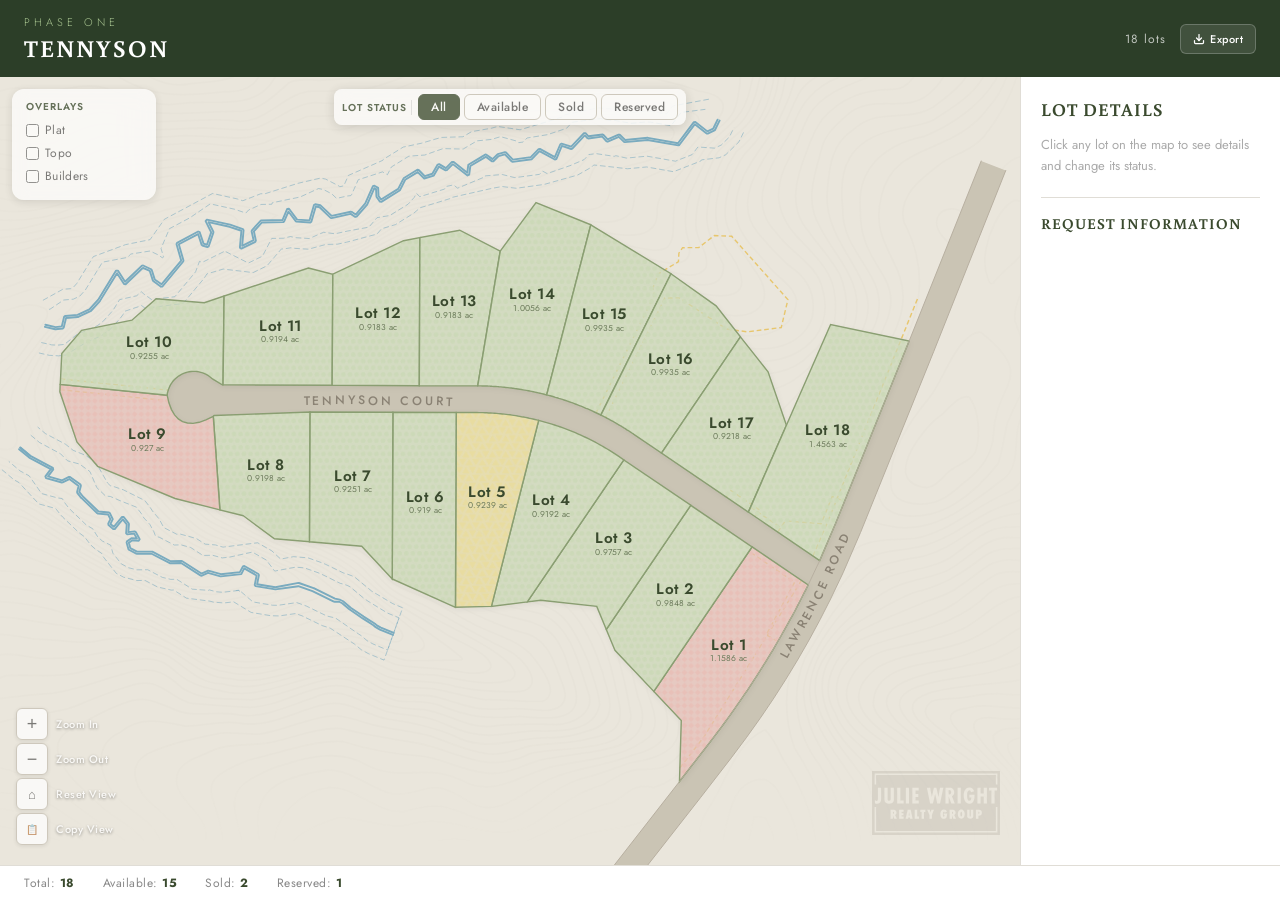
<file: assets/tennyson-map.html>
<!DOCTYPE html>
<html lang="en">
<head>
<meta charset="UTF-8">
<meta name="viewport" content="width=device-width, initial-scale=1.0">
<title>Tennyson — Phase One</title>
<style>
  @import url('https://fonts.googleapis.com/css2?family=Buenard:wght@400;700&family=Jost:wght@300;400;500;600&display=swap');

  :root {
    --jwrg-primary: #3a4a2e;
    --jwrg-error: #dc2626;
    --jwrg-radius: 6px;
    --jwrg-font: 'Jost', sans-serif;
    --jwrg-display: 'Buenard', Georgia, serif;
  }
  * { margin: 0; padding: 0; box-sizing: border-box; }

  body {
    background: #f5f1eb;
    font-family: 'Jost', sans-serif;
    height: 100vh;
    display: flex;
    flex-direction: column;
    overflow: hidden;
  }

  header {
    background: #2c3e28;
    color: #fff;
    padding: 14px 24px;
    display: flex;
    align-items: center;
    justify-content: space-between;
    flex-shrink: 0;
    box-shadow: 0 2px 12px rgba(0,0,0,0.2);
  }
  header h2 {
    font-family: 'Jost', sans-serif;
    font-weight: 300;
    font-size: 11px;
    letter-spacing: 4px;
    color: #a8c490;
    text-transform: uppercase;
    margin-bottom: 2px;
  }
  header h1 {
    font-family: 'Buenard', Georgia, serif;
    font-weight: 700;
    font-size: 24px;
    letter-spacing: 2px;
    text-transform: uppercase;
  }
  header .meta {
    font-size: 12px;
    opacity: 0.7;
    letter-spacing: 1px;
  }

  .map-toolbar,
  #builder-legend,
  .zoom-controls,
  #plat-controls,
  #topo-controls {
    opacity: 0.75;
    transition: opacity 0.2s;
  }
  .map-toolbar:hover,
  #builder-legend:hover,
  .zoom-controls:hover,
  #plat-controls:hover,
  #topo-controls:hover {
    opacity: 1;
  }

  .map-toolbar {
    position: absolute;
    top: 12px;
    left: 50%;
    transform: translateX(-50%);
    display: flex;
    gap: 6px;
    align-items: center;
    background: rgba(255,255,255,0.92);
    backdrop-filter: blur(8px);
    -webkit-backdrop-filter: blur(8px);
    border-radius: 8px;
    padding: 5px 8px;
    gap: 4px;
    box-shadow: 0 2px 12px rgba(0,0,0,0.18);
    z-index: 10;
    white-space: nowrap;
  }
  .toolbar-title {
    font-size: 10px;
    font-weight: 600;
    letter-spacing: 1px;
    text-transform: uppercase;
    color: #3a4a2e;
    padding-right: 4px;
    border-right: 1px solid #ddd;
    margin-right: 2px;
  }
  .map-toolbar-sep {
    width: 1px;
    height: 20px;
    background: #ddd;
    margin: 0 2px;
  }
  .btn {
    padding: 3px 12px;
    border-radius: 6px;
    border: 1.5px solid #c5bfb2;
    background: #fff;
    cursor: pointer;
    font-size: 12px;
    font-weight: 500;
    font-family: 'Jost', sans-serif;
    letter-spacing: 0.5px;
    transition: all 0.15s;
    color: #555;
  }
  .btn:hover { border-color: #3a4a2e; color: #3a4a2e; }
  .btn.active { background: #3a4a2e; color: #fff; border-color: #3a4a2e; }
  .legend {
    display: flex;
    gap: 14px;
    margin-left: auto;
    align-items: center;
  }
  .legend-item {
    display: flex;
    align-items: center;
    gap: 5px;
    font-size: 11px;
    color: #888;
    letter-spacing: 0.5px;
  }
  .swatch {
    width: 14px;
    height: 14px;
    border-radius: 3px;
    border: 1px solid rgba(0,0,0,0.15);
    display: block;
    flex-shrink: 0;
  }

  .main { display: flex; flex: 1; overflow: hidden; height: 100vh; }

  .map-wrap {
    flex: 1;
    overflow: hidden;
    position: relative;
    background: #eae6dc;
  }
  svg#map-svg {
    display: block;
    width: 100%;
    height: 100%;
    cursor: grab;
  }
  svg#map-svg:active { cursor: grabbing; }

  .road-fill {
    fill: none;
    stroke: #cac4b4;
    stroke-width: 42;
    stroke-linecap: round;
    stroke-linejoin: round;
  }
  .road-edge {
    fill: none;
    stroke: #b5ad9e;
    stroke-width: 1;
    stroke-linecap: round;
    stroke-linejoin: round;
  }
  .stream-tob {
    fill: none;
    stroke: #7aabbf;
    stroke-width: 2;
    stroke-linecap: round;
    stroke-linejoin: round;
  }
  .stream-buffer {
    fill: none;
    stroke: #7aabbf;
    stroke-width: 1;
    stroke-dasharray: 6,3;
    opacity: 0.6;
  }
  .easement {
    fill: none;
    stroke: #e6a800;
    stroke-width: 1.5;
    stroke-dasharray: 5,3;
    opacity: 0.5;
  }
  .lot {
    fill: #ccd9b8;
    stroke: #8a9e72;
    stroke-width: 1.5;
    cursor: pointer;
    transition: fill 0.15s, stroke-width 0.15s, opacity 0.25s;
  }
  .lot:hover {
    fill: #b8cda0;
    stroke-width: 2.5;
    stroke: #6a8a52;
  }
  .lot.selected {
    stroke: #2c3e28;
    stroke-width: 3;
    filter: drop-shadow(0 0 6px rgba(44,62,40,0.4));
  }
  .lot.available { fill: url(#pat-available); }
  .lot.sold { fill: url(#pat-sold); }
  .lot.reserved { fill: url(#pat-reserved); }
  .lot.dimmed { opacity: 0.2; }

  .lot-label-group { pointer-events: none; }
  .lot-label-num {
    font-family: 'Jost', sans-serif;
    font-size: 16px;
    font-weight: 600;
    fill: #3a4a2e;
    text-anchor: middle;
    dominant-baseline: middle;
    letter-spacing: 0.5px;
  }
  .lot-label-acres {
    font-family: 'Jost', sans-serif;
    font-size: 9px;
    font-weight: 400;
    fill: #6b7a5a;
    text-anchor: middle;
    dominant-baseline: middle;
  }

  .info-panel {
    width: 260px;
    background: #fff;
    border-left: 1px solid #e0ddd6;
    padding: 20px;
    overflow-y: auto;
    flex-shrink: 0;
  }
  .panel-title {
    font-family: 'Buenard', Georgia, serif;
    font-size: 18px;
    font-weight: 700;
    color: #3a4a2e;
    margin-bottom: 14px;
    letter-spacing: 1px;
    text-transform: uppercase;
  }
  .placeholder { color: #aaa; font-size: 13px; line-height: 1.6; }
  .lot-info { display: none; }
  .lot-info.show { display: block; }
  .info-row {
    display: flex;
    justify-content: space-between;
    align-items: center;
    padding: 8px 0;
    border-bottom: 1px solid #f0ede8;
    font-size: 13px;
  }
  .info-key { color: #999; font-size: 11px; text-transform: uppercase; letter-spacing: 1px; }
  .info-value { font-weight: 600; color: #3a4a2e; }
  .status-badge {
    display: inline-block;
    padding: 4px 12px;
    border-radius: 20px;
    font-size: 11px;
    font-weight: 600;
    margin: 12px 0;
    letter-spacing: 1px;
    text-transform: uppercase;
  }
  .badge-available { background: #d4edda; color: #1a6030; border: 1px solid #8a9e72; }
  .badge-sold { background: #f0d0d0; color: #7a1010; border: 1px solid #c08080; }
  .badge-reserved { background: #fff3cd; color: #7a5c00; border: 1px solid #d4b84a; }
  .status-btns { display: flex; gap: 6px; margin-top: 14px; flex-wrap: wrap; }
  .status-btn {
    padding: 6px 14px;
    font-size: 11px;
    cursor: pointer;
    border-radius: 16px;
    font-weight: 600;
    font-family: 'Jost', sans-serif;
    letter-spacing: 0.5px;
    transition: all 0.12s;
  }
  .status-btn-available { background: #d4edda; border: 1.5px solid #8a9e72; color: #1a6030; }
  .status-btn-available:hover { background: #b0d8b0; }
  .status-btn-sold { background: #f0d0d0; border: 1.5px solid #c08080; color: #7a1010; }
  .status-btn-sold:hover { background: #e0a0a0; }
  .status-btn-reserved { background: #fff3cd; border: 1.5px solid #d4b84a; color: #7a5c00; }
  .status-btn-reserved:hover { background: #f0e090; }

  .stats-bar {
    background: #fff;
    border-top: 1px solid #e0ddd6;
    padding: 8px 24px;
    display: flex;
    gap: 28px;
    font-size: 12px;
    color: #888;
    flex-shrink: 0;
    letter-spacing: 0.5px;
  }
  .stat-num { font-weight: 700; color: #3a4a2e; }

  .zoom-controls {
    position: absolute;
    bottom: 20px;
    left: 16px;
    display: flex;
    flex-direction: column;
    gap: 3px;
    z-index: 10;
  }
  .zoom-row {
    display: flex;
    align-items: center;
    gap: 8px;
  }
  .zoom-btn {
    width: 32px;
    height: 32px;
    border-radius: 6px;
    border: 1px solid #c5bfb2;
    background: #fff;
    font-size: 18px;
    cursor: pointer;
    display: flex;
    align-items: center;
    justify-content: center;
    box-shadow: 0 1px 4px rgba(0,0,0,0.12);
    color: #555;
    flex-shrink: 0;
  }
  .zoom-btn { transition: background 0.12s, border-color 0.12s, transform 0.1s; }
  .zoom-btn:hover { background: #f0f4e8; border-color: #3a4a2e; color: #3a4a2e; }
  .zoom-btn:active { transform: scale(0.85); }
  .zoom-lbl {
    font-family: 'Jost', sans-serif;
    font-size: 11px;
    font-weight: 500;
    letter-spacing: 0.5px;
    color: #fff;
    text-shadow: 0 1px 3px rgba(0,0,0,0.5);
    pointer-events: none;
    white-space: nowrap;
  }

  .road-interior { fill: #cac4b4; stroke: none; pointer-events: none; }
  .road-label {
    font-family: 'Jost', sans-serif;
    font-size: 13px;
    font-weight: 500;
    fill: #8a8274;
    letter-spacing: 3px;
    text-transform: uppercase;
    pointer-events: none;
  }
  .export-note { font-size: 11px; color: #bbb; margin-top: 20px; line-height: 1.5; }

  /* Topo overlay */
  #topo-controls {
    display: none;
    position: absolute;
    bottom: 70px;
    left: 16px;
    background: rgba(255,255,255,0.96);
    border: 1px solid #c5bfb2;
    border-radius: 8px;
    padding: 10px 14px;
    z-index: 20;
    min-width: 210px;
    box-shadow: 0 2px 8px rgba(0,0,0,0.15);
    font-size: 13px;
    color: #333;
  }
  #topo-controls .ctrl-title { font-weight: 600; margin-bottom: 8px; font-size: 12px; color: #3a4a2e; text-transform: uppercase; letter-spacing: 0.5px; }
  #topo-controls label { display: flex; justify-content: space-between; align-items: center; margin-bottom: 5px; gap: 8px; }
  #topo-controls span.lbl { min-width: 60px; }
  #topo-controls input[type=range] { flex: 1; }
  #topo-controls .val { min-width: 36px; text-align: right; color: #555; }
  .btn-topo-overlay.active { background: #3a4a2e; color: #fff; border-color: #2a3a1e; }

  /* Plat overlay */
  #plat-controls {
    display: none;
    position: absolute;
    bottom: 70px;
    left: 16px;
    background: rgba(255,255,255,0.96);
    border: 1px solid #c5bfb2;
    border-radius: 8px;
    padding: 10px 14px;
    z-index: 20;
    min-width: 210px;
    box-shadow: 0 2px 8px rgba(0,0,0,0.15);
    font-size: 13px;
    color: #333;
  }
  #plat-controls .ctrl-title { font-weight: 600; margin-bottom: 8px; font-size: 12px; color: #3a4a2e; text-transform: uppercase; letter-spacing: 0.5px; }
  #plat-controls label { display: flex; justify-content: space-between; align-items: center; margin-bottom: 5px; gap: 8px; }
  #plat-controls span.lbl { min-width: 60px; }
  #plat-controls input[type=range] { flex: 1; }
  #plat-controls .val { min-width: 36px; text-align: right; color: #555; }
  .btn-overlay.active { background: #3a4a2e; color: #fff; border-color: #2a3a1e; }

  /* Builder lot strokes */
  .builder-dot {
    pointer-events: none;
    opacity: 0;
    transition: opacity 0.3s;
  }
  .builder-dot.show { opacity: 1; }
  .builder-dot.dimmed { opacity: 0.15; }
  #plat-overlay, #topo-overlay { transition: opacity 0.35s; }

  #builder-legend {
    display: flex;
    position: absolute;
    top: 12px;
    left: 12px;
    background: rgba(255,255,255,0.92);
    backdrop-filter: blur(8px);
    -webkit-backdrop-filter: blur(8px);
    border-radius: 12px;
    box-shadow: 0 2px 10px rgba(0,0,0,0.14);
    padding: 10px 14px;
    z-index: 10;
    flex-direction: column;
    gap: 5px;
    font-size: 12px;
    color: #555;
    letter-spacing: 0.3px;
    min-width: 140px;
  }
  .legend-title {
    font-size: 10px;
    font-weight: 600;
    letter-spacing: 1px;
    text-transform: uppercase;
    color: #3a4a2e;
    margin-bottom: 2px;
  }
  .legend-overlay-item {
    display: flex;
    align-items: center;
    gap: 6px;
    cursor: pointer;
    user-select: none;
  }
  .legend-overlay-item:hover { color: #3a4a2e; }
  .legend-overlay-item input[type=checkbox] { cursor: pointer; accent-color: #3a4a2e; }
  #builder-list {
    display: flex;
    flex-direction: column;
    gap: 4px;
    overflow: hidden;
    max-height: 0;
    margin-top: 0;
    padding-top: 0;
    border-top: none;
  }
  #builder-list.open {
    max-height: 300px;
    margin-top: 3px;
    padding-top: 6px;
    border-top: 1px solid #e0ddd6;
  }
  #builder-legend .legend-item {
    display: flex;
    gap: 8px;
    cursor: pointer;
    align-items: center;
    user-select: none;
  }
  #builder-legend .legend-item:hover { color: #3a4a2e; }
  #builder-legend .legend-item input[type=checkbox] { cursor: pointer; accent-color: #3a4a2e; }

  .builder-block {
    margin-top: 14px;
    padding: 10px 12px;
    background: #f8f6f2;
    border-radius: 6px;
    border: 1px solid #e0ddd6;
    font-size: 12px;
    line-height: 1.7;
  }
  .builder-block .b-name { font-weight: 600; color: #3a4a2e; font-size: 20px; margin-bottom: 2px; }
  .builder-block .b-contact { color: #666; font-size: 11px; }
  .builder-block .b-contact a { color: #3a4a2e; text-decoration: none; }
  .builder-block .b-contact a:hover { text-decoration: underline; }

  /* JWRG Form theming */
  .info-panel .form-section {
    margin-top: 20px;
    padding-top: 16px;
    border-top: 1px solid #e0ddd6;
  }
  .info-panel .form-section-title {
    font-family: 'Buenard', Georgia, serif;
    font-size: 15px;
    font-weight: 700;
    color: #3a4a2e;
    margin-bottom: 10px;
    letter-spacing: 1px;
    text-transform: uppercase;
  }
  .info-panel .jwrg-form { font-size: 13px; }
  .info-panel .jwrg-field label { font-size: 11px; text-transform: uppercase; letter-spacing: 0.5px; color: #999; }
  .info-panel .jwrg-field input,
  .info-panel .jwrg-field textarea,
  .info-panel .jwrg-field select {
    font-size: 13px;
    font-family: 'Jost', sans-serif;
  }
  .info-panel .jwrg-submit {
    font-family: 'Jost', sans-serif;
    font-size: 12px;
    font-weight: 600;
    letter-spacing: 0.5px;
    text-transform: uppercase;
  }
/* JWRG Watermark */
  .jwrg-watermark {
    position: absolute;
    bottom: 24px;
    right: 20px;
    z-index: 5;
    pointer-events: none;
    opacity: 0.18;
    width: 128px;
  }
  .jwrg-watermark img { width: 100%; height: auto; filter: url(#logo-color-tint); }

  /* Close button for bottom sheet */
  .panel-close {
    display: none;
    position: absolute;
    top: 8px;
    right: 12px;
    background: none;
    border: none;
    font-size: 24px;
    color: #999;
    cursor: pointer;
    padding: 4px 8px;
    line-height: 1;
  }
  .panel-close:hover { color: #3a4a2e; }

  /* ── Mobile ────────────────────────────────────── */
  @media (max-width: 768px) {
    body { overflow: hidden; }

    header { padding: 10px 16px; }
    header h1 { font-size: 20px; }
    header h2 { font-size: 10px; letter-spacing: 3px; }
    header .meta { font-size: 11px; }

    .map-toolbar {
      top: 8px;
      gap: 4px;
      padding: 5px 8px;
      max-width: calc(100vw - 16px);
      flex-wrap: wrap;
      justify-content: center;
      border-radius: 16px;
    }
    .btn {
      padding: 6px 10px;
      font-size: 11px;
    }
    #builder-legend {
      top: 8px;
      left: 8px;
      font-size: 11px;
      padding: 8px 10px;
    }
    #builder-legend .legend-item { font-size: 11px; }

    .main { flex-direction: column; position: relative; }

    .map-wrap { flex: 1; min-height: 0; }

    .info-panel {
      position: absolute;
      bottom: 0;
      left: 0;
      right: 0;
      width: 100%;
      max-height: 55vh;
      border-left: none;
      border-top: 1px solid #e0ddd6;
      border-radius: 16px 16px 0 0;
      box-shadow: 0 -4px 20px rgba(0,0,0,0.15);
      padding: 16px 20px 20px;
      overflow-y: auto;
      z-index: 30;
      transform: translateY(100%);
      transition: transform 0.3s ease;
    }
    .info-panel.sheet-open {
      transform: translateY(0);
    }
    .info-panel .panel-close { display: block; }

    /* Drag handle for bottom sheet */
    .info-panel::before {
      content: '';
      display: block;
      width: 36px;
      height: 4px;
      background: #ccc;
      border-radius: 2px;
      margin: 0 auto 12px;
    }

    .zoom-controls { bottom: 14px; left: 10px; }
    .zoom-btn { width: 44px; height: 44px; font-size: 22px; }
    .zoom-lbl { display: none; }

    #plat-controls, #topo-controls {
      bottom: auto;
      top: 10px;
      left: 10px;
      max-width: calc(100vw - 20px);
      font-size: 12px;
    }

    .stats-bar {
      padding: 6px 12px;
      gap: 12px;
      font-size: 11px;
      justify-content: center;
    }

    .jwrg-watermark { width: 80px; bottom: 16px; right: 12px; }
  }

  #map-svg-container {
    width: 100%;
    height: 100%;
  }

  /* ── Header action buttons ──────────────────────────────────── */
  .header-right {
    display: flex;
    align-items: center;
    gap: 14px;
  }
  .header-btn {
    display: flex;
    align-items: center;
    gap: 5px;
    padding: 6px 12px;
    background: rgba(255,255,255,0.10);
    border: 1px solid rgba(255,255,255,0.22);
    border-radius: 6px;
    color: #fff;
    font-family: 'Jost', sans-serif;
    font-size: 11px;
    font-weight: 500;
    letter-spacing: 0.5px;
    cursor: pointer;
    transition: background 0.15s, border-color 0.15s;
    flex-shrink: 0;
  }
  .header-btn:hover {
    background: rgba(255,255,255,0.20);
    border-color: rgba(255,255,255,0.40);
  }

  /* ── Export modal ────────────────────────────────────────────── */
  #export-modal {
    display: none;
    position: fixed;
    inset: 0;
    z-index: 1000;
    align-items: center;
    justify-content: center;
  }
  #export-modal.open { display: flex; }
  #export-backdrop {
    position: absolute;
    inset: 0;
    background: rgba(0,0,0,0.45);
  }
  #export-dialog {
    position: relative;
    background: #fff;
    border-radius: 12px;
    padding: 26px 26px 20px;
    width: 360px;
    max-width: calc(100vw - 32px);
    box-shadow: 0 8px 40px rgba(0,0,0,0.28);
  }
  .exp-title {
    font-family: 'Buenard', Georgia, serif;
    font-size: 17px;
    font-weight: 700;
    color: #3a4a2e;
    margin-bottom: 18px;
    letter-spacing: 1px;
    text-transform: uppercase;
  }
  .exp-close {
    position: absolute;
    top: 12px;
    right: 14px;
    background: none;
    border: none;
    font-size: 22px;
    color: #bbb;
    cursor: pointer;
    line-height: 1;
    padding: 2px 6px;
  }
  .exp-close:hover { color: #555; }
  .exp-lbl {
    font-size: 10px;
    font-weight: 600;
    letter-spacing: 1px;
    text-transform: uppercase;
    color: #999;
    margin-bottom: 7px;
  }
  .exp-fmt-row, .exp-bg-row { display: flex; gap: 5px; margin-bottom: 16px; }
  .exp-fmt-btn, .exp-bg-btn {
    padding: 4px 13px;
    border-radius: 5px;
    border: 1.5px solid #c5bfb2;
    background: #fff;
    cursor: pointer;
    font-size: 12px;
    font-weight: 600;
    font-family: 'Jost', sans-serif;
    letter-spacing: 0.5px;
    color: #666;
    transition: all 0.13s;
  }
  .exp-fmt-btn:hover, .exp-bg-btn:hover { border-color: #3a4a2e; color: #3a4a2e; }
  .exp-fmt-btn.active, .exp-bg-btn.active { background: #3a4a2e; color: #fff; border-color: #3a4a2e; }
  .exp-bg-btn[disabled] { opacity: 0.35; cursor: not-allowed; pointer-events: none; }
  #exp-res-section { margin-bottom: 14px; }
  .exp-res-row { display: flex; align-items: center; gap: 9px; }
  .exp-res-row label { font-size: 12px; color: #555; white-space: nowrap; }
  .exp-res-row input[type=number] {
    width: 82px;
    padding: 5px 8px;
    border: 1.5px solid #c5bfb2;
    border-radius: 5px;
    font-size: 13px;
    font-family: 'Jost', sans-serif;
    color: #333;
  }
  .exp-res-row input[type=number]:focus { outline: none; border-color: #3a4a2e; }
  .exp-res-hint { font-size: 11px; color: #bbb; }
  .exp-bw-row { display: flex; align-items: center; margin-bottom: 18px; margin-top: 14px; }
  .exp-bw-row label {
    font-size: 13px;
    color: #555;
    cursor: pointer;
    display: flex;
    align-items: center;
    gap: 7px;
  }
  .exp-bw-row input[type=checkbox] { cursor: pointer; accent-color: #3a4a2e; width: 14px; height: 14px; }
  .exp-actions { display: flex; justify-content: flex-end; gap: 8px; }
  .exp-cancel {
    padding: 7px 16px;
    border-radius: 6px;
    border: 1.5px solid #c5bfb2;
    background: #fff;
    cursor: pointer;
    font-size: 12px;
    font-family: 'Jost', sans-serif;
    color: #666;
  }
  .exp-cancel:hover { border-color: #888; }
  .exp-go {
    padding: 7px 20px;
    border-radius: 6px;
    border: none;
    background: #3a4a2e;
    cursor: pointer;
    font-size: 12px;
    font-family: 'Jost', sans-serif;
    font-weight: 600;
    color: #fff;
    transition: background 0.13s;
    min-width: 96px;
  }
  .exp-go:hover { background: #2c3e28; }
  .exp-go:disabled { background: #aaa; cursor: not-allowed; }

  @media (max-width: 768px) {
    .header-btn span { display: none; }
    .header-btn { padding: 6px 10px; gap: 0; }
  }

</style>
</head>
<body>

<header>
  <div>
    <h2>Phase One</h2>
    <h1>Tennyson</h1>
  </div>
  <div class="header-right">
    <div class="meta">18 lots</div>
    <button class="header-btn" onclick="openSaveAsModal()" title="Export map">
      <svg width="12" height="12" viewBox="0 0 24 24" fill="none" stroke="currentColor" stroke-width="2.5" stroke-linecap="round" stroke-linejoin="round"><path d="M21 15v4a2 2 0 01-2 2H5a2 2 0 01-2-2v-4"/><polyline points="7 10 12 15 17 10"/><line x1="12" y1="15" x2="12" y2="3"/></svg>
      <span>Export</span>
    </button>
  </div>
</header>

<div class="main">
  <div class="map-wrap" id="map-wrap">
    <div class="map-toolbar">
      <span class="toolbar-title">Lot Status</span>
      <button class="btn active" id="btn-all" onclick="setFilter('all')">All</button>
      <button class="btn" id="btn-available" onclick="setFilter('available')">Available</button>
      <button class="btn" id="btn-sold" onclick="setFilter('sold')">Sold</button>
      <button class="btn" id="btn-reserved" onclick="setFilter('reserved')">Reserved</button>
    </div>
    <div id="builder-legend">
      <div class="legend-title">Overlays</div>
      <label class="legend-overlay-item"><input type="checkbox" id="cb-plat" onchange="togglePlatOverlay()"> Plat</label>
      <label class="legend-overlay-item"><input type="checkbox" id="cb-topo" onchange="toggleTopoOverlay()"> Topo</label>
      <label class="legend-overlay-item"><input type="checkbox" id="cb-builders" onchange="toggleBuilderView()"> Builders</label>
      <div id="builder-list"></div>
    </div>
    <div class="zoom-controls">
      <div class="zoom-row"><button class="zoom-btn" title="Zoom in" onclick="adjustZoom(1.25)">+</button><span class="zoom-lbl">Zoom In</span></div>
      <div class="zoom-row"><button class="zoom-btn" title="Zoom out" onclick="adjustZoom(0.8)">&minus;</button><span class="zoom-lbl">Zoom Out</span></div>
      <div class="zoom-row"><button class="zoom-btn" title="Reset view" onclick="resetView()" style="font-size:13px">&#8962;</button><span class="zoom-lbl">Reset View</span></div>
      <div class="zoom-row"><button class="zoom-btn" id="copy-view-btn" title="Copy current view" onclick="copyView()" style="font-size:10px">&#128203;</button><span class="zoom-lbl">Copy View</span></div>
    </div>

    <div class="jwrg-watermark">
      <img src="svg/JWRG_Positive.svg" alt="JWRG">
    </div>

    <!-- Plat overlay fine-tune panel -->
    <div id="plat-controls">
      <div class="ctrl-title">Plat Overlay</div>
      <label><span class="lbl">Opacity</span><input type="range" id="oc-opacity" min="5" max="100" value="50" oninput="updateOverlay()"><span class="val" id="v-opacity">50%</span></label>
      <label><span class="lbl">Scale</span><input type="range" id="oc-scale" min="80" max="120" value="100" oninput="updateOverlay()"><span class="val" id="v-scale">1.00</span></label>
      <label><span class="lbl">X offset</span><input type="range" id="oc-dx" min="-150" max="150" value="37" oninput="updateOverlay()"><span class="val" id="v-dx">0</span></label>
      <label><span class="lbl">Y offset</span><input type="range" id="oc-dy" min="-150" max="150" value="26" oninput="updateOverlay()"><span class="val" id="v-dy">0</span></label>
      <label><span class="lbl">Rotate</span><input type="range" id="oc-rot" min="-15" max="15" value="0" step="0.5" oninput="updateOverlay()"><span class="val" id="v-rot">0°</span></label>
      <label><span class="lbl">Mirror</span><span style="display:flex;gap:10px;align-items:center;flex:1;padding-left:4px">H <input type="checkbox" id="oc-fliph" onchange="updateOverlay()"> &nbsp;V <input type="checkbox" id="oc-flipv" onchange="updateOverlay()"></span></label>
      <button style="margin-top:6px;width:100%;padding:4px;font-size:11px;cursor:pointer;background:#3a4a2e;color:#fff;border:none;border-radius:4px" onclick="copyOverlaySettings()">Copy Settings</button>
    </div>

    <!-- Topo overlay fine-tune panel -->
    <div id="topo-controls">
      <div class="ctrl-title">Topo Overlay</div>
      <label><span class="lbl">Opacity</span><input type="range" id="tc-opacity" min="5" max="100" value="25" oninput="updateTopoOverlay()"><span class="val" id="tv-opacity">25%</span></label>
      <label><span class="lbl">Scale</span><input type="range" id="tc-scale" min="80" max="120" value="100" oninput="updateTopoOverlay()"><span class="val" id="tv-scale">1.00</span></label>
      <label><span class="lbl">X offset</span><input type="range" id="tc-dx" min="-150" max="150" value="0" oninput="updateTopoOverlay()"><span class="val" id="tv-dx">0</span></label>
      <label><span class="lbl">Y offset</span><input type="range" id="tc-dy" min="-150" max="150" value="0" oninput="updateTopoOverlay()"><span class="val" id="tv-dy">0</span></label>
      <label><span class="lbl">Rotate</span><input type="range" id="tc-rot" min="-15" max="15" value="0" step="0.5" oninput="updateTopoOverlay()"><span class="val" id="tv-rot">0°</span></label>
      <label><span class="lbl">Mirror</span><span style="display:flex;gap:10px;align-items:center;flex:1;padding-left:4px">H <input type="checkbox" id="tc-fliph" onchange="updateTopoOverlay()"> &nbsp;V <input type="checkbox" id="tc-flipv" onchange="updateTopoOverlay()"></span></label>
      <button style="margin-top:6px;width:100%;padding:4px;font-size:11px;cursor:pointer;background:#3a4a2e;color:#fff;border:none;border-radius:4px" onclick="copyTopoSettings()">Copy Settings</button>
    </div>
    <div id="map-svg-container"></div>
  </div>

  <div class="info-panel" id="info-panel">
    <button class="panel-close" onclick="closePanel()">&times;</button>
    <div class="panel-title">Lot Details</div>
    <div class="placeholder" id="no-sel">Click any lot on the map to see details and change its status.</div>
    <div class="lot-info" id="lot-info">
      <div class="info-row"><span class="info-key">Lot</span><span class="info-value" id="d-num">&mdash;</span></div>
      <div class="info-row"><span class="info-key">Acreage</span><span class="info-value" id="d-acres">&mdash;</span></div>
      <div id="d-badge"></div>
      <div id="d-builder" class="builder-block" style="display:none"></div>
    </div>

    <div class="form-section">
      <div class="form-section-title">Request Information</div>
      <div id="jwrg-form"></div>
    </div>
  </div>
</div>

<div class="stats-bar">
  <span>Total: <span class="stat-num" id="s-total">0</span></span>
  <span>Available: <span class="stat-num" id="s-available">0</span></span>
  <span>Sold: <span class="stat-num" id="s-sold">0</span></span>
  <span>Reserved: <span class="stat-num" id="s-reserved">0</span></span>
</div>

<!-- ── Export modal ─────────────────────────────────────────────── -->
<div id="export-modal">
  <div id="export-backdrop" onclick="closeSaveAsModal()"></div>
  <div id="export-dialog">
    <div class="exp-title">Export Map</div>
    <button class="exp-close" onclick="closeSaveAsModal()">&times;</button>

    <div class="exp-lbl">Format</div>
    <div class="exp-fmt-row">
      <button class="exp-fmt-btn active" data-fmt="png"   onclick="setExportFmt('png')">PNG</button>
      <button class="exp-fmt-btn"        data-fmt="jpeg"  onclick="setExportFmt('jpeg')">JPEG</button>
      <button class="exp-fmt-btn"        data-fmt="webp"  onclick="setExportFmt('webp')">WEBP</button>
      <button class="exp-fmt-btn"        data-fmt="svg"   onclick="setExportFmt('svg')">SVG</button>
      <button class="exp-fmt-btn"        data-fmt="print" onclick="setExportFmt('print')">Print</button>
    </div>

    <div id="exp-res-section">
      <div class="exp-lbl">Resolution</div>
      <div class="exp-res-row">
        <label for="exp-width">Width</label>
        <input type="number" id="exp-width" value="2048" min="400" max="4096" step="1">
        <span class="exp-res-hint">px &nbsp;(max 4096)</span>
      </div>
    </div>

    <div id="exp-bg-section">
      <div class="exp-lbl">Background</div>
      <div class="exp-bg-row">
        <button class="exp-bg-btn active" data-bg="shaded"       onclick="setExportBg('shaded')">Shaded</button>
        <button class="exp-bg-btn"        data-bg="white"        onclick="setExportBg('white')">White</button>
        <button class="exp-bg-btn"        data-bg="transparent"  id="exp-bg-transp" onclick="setExportBg('transparent')">Transparent</button>
      </div>
    </div>

    <div class="exp-bw-row">
      <label><input type="checkbox" id="exp-bw"> Black &amp; White</label>
    </div>

    <div class="exp-actions">
      <button class="exp-cancel" onclick="closeSaveAsModal()">Cancel</button>
      <button class="exp-go" id="exp-go-btn" onclick="doSaveAs()">Export</button>
    </div>
  </div>
</div>

<script>
let LOT_DATA = [], BUILDER_DATA = [], builderByLot = {}, statuses = {};
let builderView = false;
let selectedId = null, currentFilter = 'all';
let scale = 1.2009865115336706, panX = -99.12704415773533, panY = -109.15939821558845, isPanning = false, startPX, startPY;
let _zoomAnimating = false, _zoomAnimStart = null;
let _zoomFrom = {}, _zoomTo = {};
const ZOOM_ANIM_MS = 260;

function zoomTo(newScale, newPanX, newPanY) {
  _zoomFrom = { scale, panX, panY };
  _zoomTo   = { scale: newScale, panX: newPanX, panY: newPanY };
  _zoomAnimStart = null;
  if (!_zoomAnimating) { _zoomAnimating = true; requestAnimationFrame(_zoomStep); }
}
function _zoomStep(ts) {
  if (!_zoomAnimStart) _zoomAnimStart = ts;
  const t = Math.min((ts - _zoomAnimStart) / ZOOM_ANIM_MS, 1);
  const e = 1 - Math.pow(1 - t, 3); // ease-out cubic
  scale = _zoomFrom.scale + (_zoomTo.scale - _zoomFrom.scale) * e;
  panX  = _zoomFrom.panX  + (_zoomTo.panX  - _zoomFrom.panX)  * e;
  panY  = _zoomFrom.panY  + (_zoomTo.panY  - _zoomFrom.panY)  * e;
  applyTransform();
  if (t < 1) { requestAnimationFrame(_zoomStep); }
  else { scale = _zoomTo.scale; panX = _zoomTo.panX; panY = _zoomTo.panY; _zoomAnimating = false; }
}
const VB_W = 1240, VB_H = 1000;

// ── CSV parser (handles quoted fields) ────────────────────────────
function parseCSV(text) {
  const lines = text.trim().split('\n');
  const headers = lines[0].split(',').map(h => h.trim());
  return lines.slice(1).map(line => {
    const values = [];
    let current = '', inQuotes = false;
    for (const ch of line) {
      if (ch === '"') { inQuotes = !inQuotes; }
      else if (ch === ',' && !inQuotes) { values.push(current); current = ''; }
      else { current += ch; }
    }
    values.push(current);
    return Object.fromEntries(headers.map((h, i) => [h, (values[i] || '').trim()]));
  });
}

// ── Rebuild data structures from CSV rows ─────────────────────────
function rebuildFromCSV(rows) {
  LOT_DATA = [];
  BUILDER_DATA = [];
  builderByLot = {};
  statuses = {};
  const builderMap = new Map();
  rows.forEach(row => {
    const id = +row.lot_id;
    LOT_DATA.push({ id, acres: +row.acres });
    statuses[id] = row.status || 'available';
    if (row.builder_name) {
      if (!builderMap.has(row.builder_name)) {
        builderMap.set(row.builder_name, {
          name: row.builder_name, short: row.builder_short,
          contact: row.builder_contact, address: row.builder_address,
          phone: row.builder_phone, email: row.builder_email,
          color: row.builder_color, border: row.builder_border, lots: []
        });
      }
      builderMap.get(row.builder_name).lots.push(id);
    }
  });
  BUILDER_DATA = [...builderMap.values()];
  BUILDER_DATA.forEach(b => b.lots.forEach(id => builderByLot[id] = b));
}

// ── Populate SVG lot labels from CSV rows ─────────────────────────
function populateLabels(rows) {
  rows.forEach(row => {
    const g = document.querySelector(`.lot-label-group[data-lot-id="${row.lot_id}"]`);
    if (!g) return;
    const numEl = g.querySelector('.lot-label-num');
    const acresEl = g.querySelector('.lot-label-acres');
    if (numEl) numEl.textContent = 'Lot ' + row.lot_number;
    if (acresEl) acresEl.textContent = row.acres + ' ac';
  });
}

// ── Rebuild builder legend HTML from BUILDER_DATA ─────────────────
function rebuildBuilderLegend() {
  const list = document.getElementById('builder-list');
  list.innerHTML = '';
  BUILDER_DATA.forEach((b, idx) => {
    const label = document.createElement('label');
    label.className = 'legend-item';
    label.innerHTML = `<input type="checkbox" class="builder-cb" data-idx="${idx}" checked onchange="applyBuilderFilter()"><div class="swatch" style="background:${b.color};border-color:${b.border}"></div>${b.short}`;
    list.appendChild(label);
  });
}

// ── Load SVG + CSV from embedded <script> data blocks ─────────────
function loadResources() {
  const container = document.getElementById('map-svg-container');
  const svgText = document.getElementById('map-svg-src').textContent;
  const csvText = document.getElementById('lots-data').textContent;
  container.innerHTML = svgText;
  const rows = parseCSV(csvText);
  rebuildFromCSV(rows);
  populateLabels(rows);
  rebuildBuilderLegend();
  LOT_DATA.forEach(lot => {
    const el = document.getElementById('lot-' + lot.id);
    if (el) { el.classList.remove('available','sold','reserved'); el.classList.add(statuses[lot.id] || 'available'); }
  });
  init();
}

function init() {
  document.querySelectorAll('.lot').forEach(el => el.addEventListener('click', onLotClick));
  document.getElementById('map-svg').addEventListener('click', e => {
    if (!e.target.classList.contains('lot')) {
      document.querySelectorAll('.lot.selected').forEach(el => el.classList.remove('selected'));
      selectedId = null;
      document.getElementById('no-sel').style.display = 'block';
      document.getElementById('lot-info').classList.remove('show');
      if (isMobile()) document.getElementById('info-panel').classList.remove('sheet-open');
    }
  });
  initPanZoom();
  applyTransform();
  updateStats();
}

function onLotClick(e) {
  e.stopPropagation();
  selectLot(parseInt(e.currentTarget.dataset.lot));
}

function selectLot(id) {
  document.querySelectorAll('.lot.selected').forEach(el => el.classList.remove('selected'));
  selectedId = id;
  const el = document.getElementById('lot-' + id);
  if (el) {
    el.classList.add('selected');
    el.parentNode.appendChild(el);
  }
  const lot = LOT_DATA.find(l => l.id === id);
  document.getElementById('no-sel').style.display = 'none';
  document.getElementById('lot-info').classList.add('show');
  document.getElementById('d-num').textContent = 'Lot ' + id;
  document.getElementById('d-acres').textContent = lot ? lot.acres + ' ac' : '—';
  renderBadge(statuses[id]);
  const b = builderByLot[id];
  const bEl = document.getElementById('d-builder');
  if (b) {
    bEl.innerHTML = `<div class="b-name">${b.name}</div><div class="b-contact">${b.contact}<br>${b.address}<br>${b.phone} &middot; <a href="mailto:${b.email}">${b.email}</a></div>`;
    bEl.style.display = 'block';
  } else {
    bEl.style.display = 'none';
  }
  openPanel();
}

function renderBadge(status) {
  const labels = { available: 'Available', sold: 'Sold', reserved: 'Reserved' };
  const cls = { available: 'badge-available', sold: 'badge-sold', reserved: 'badge-reserved' };
  document.getElementById('d-badge').innerHTML = `<span class="status-badge ${cls[status]}">${labels[status]}</span>`;
}

function setStatus(status) {
  if (!selectedId) return;
  statuses[selectedId] = status;
  const el = document.getElementById('lot-' + selectedId);
  if (el) { el.classList.remove('available','sold','reserved'); el.classList.add(status); }
  renderBadge(status);
  updateStats();
  applyFilter(currentFilter);
}

function toggleBuilderView() {
  builderView = document.getElementById('cb-builders').checked;
  document.getElementById('builder-list').classList.toggle('open', builderView);
  applyBuilderColors();
  if (builderView) applyBuilderFilter();
}

function applyBuilderFilter() {
  if (!builderView) return;
  const checkedIdxs = new Set(
    [...document.querySelectorAll('.builder-cb:checked')].map(cb => +cb.dataset.idx)
  );
  document.querySelectorAll('.builder-dot').forEach(dot => {
    const id = parseInt(dot.dataset.lot);
    const b = builderByLot[id];
    if (!b) return;
    const idx = BUILDER_DATA.indexOf(b);
    dot.classList.toggle('dimmed', !checkedIdxs.has(idx));
  });
}

function createBuilderDots() {
  const g = document.getElementById('builder-dots');
  if (g.children.length) return;
  const ns = 'http://www.w3.org/2000/svg';
  const defs = document.querySelector('#map-svg defs');
  document.querySelectorAll('[id^="lot-"]').forEach(lotEl => {
    const lotId = parseInt(lotEl.id.replace('lot-', ''));
    const b = builderByLot[lotId];
    if (!b) return;
    const points = lotEl.getAttribute('points');
    // ClipPath confines the stroke to the lot interior (inner-aligned stroke)
    const clipId = 'builder-clip-' + lotId;
    const clipPath = document.createElementNS(ns, 'clipPath');
    clipPath.setAttribute('id', clipId);
    const clipPoly = document.createElementNS(ns, 'polygon');
    clipPoly.setAttribute('points', points);
    clipPath.appendChild(clipPoly);
    defs.appendChild(clipPath);
    // stroke-width 10 = 5 inner + 5 outer; clip removes outer half
    const poly = document.createElementNS(ns, 'polygon');
    poly.setAttribute('points', points);
    poly.setAttribute('fill', 'none');
    poly.setAttribute('stroke', b.color);
    poly.setAttribute('stroke-width', 10);
    poly.setAttribute('clip-path', 'url(#' + clipId + ')');
    poly.classList.add('builder-dot');
    poly.dataset.lot = lotId;
    g.appendChild(poly);
  });
}

function applyBuilderColors() {
  createBuilderDots();
  document.querySelectorAll('.builder-dot').forEach(dot => {
    dot.classList.toggle('show', builderView);
    dot.classList.remove('dimmed');
  });
}

function setFilter(filter) {
  currentFilter = filter;
  document.querySelectorAll('#btn-all, #btn-available, #btn-sold, #btn-reserved').forEach(b => b.classList.remove('active'));
  document.getElementById('btn-' + filter).classList.add('active');
  applyFilter(filter);
}

function applyFilter(filter) {
  document.querySelectorAll('.lot').forEach(el => {
    const id = parseInt(el.dataset.lot);
    el.classList.toggle('dimmed', filter !== 'all' && statuses[id] !== filter);
  });
}

function updateStats() {
  const vals = Object.values(statuses);
  document.getElementById('s-total').textContent = LOT_DATA.length;
  document.getElementById('s-available').textContent = vals.filter(s => s === 'available').length;
  document.getElementById('s-sold').textContent = vals.filter(s => s === 'sold').length;
  document.getElementById('s-reserved').textContent = vals.filter(s => s === 'reserved').length;
}

function applyTransform() {
  document.getElementById('map-svg').setAttribute('viewBox',
    `${-20/scale - panX/scale} ${-20/scale - panY/scale} ${VB_W/scale} ${VB_H/scale}`);
}

function adjustZoom(factor) {
  const svg = document.getElementById('map-svg');
  const rect = svg.getBoundingClientRect();
  const cx = rect.width/2, cy = rect.height/2;
  const curScale = _zoomAnimating ? _zoomTo.scale : scale;
  const curPanX  = _zoomAnimating ? _zoomTo.panX  : panX;
  const curPanY  = _zoomAnimating ? _zoomTo.panY  : panY;
  const newScale = Math.min(Math.max(curScale * factor, 0.3), 10);
  const r = newScale / curScale;
  zoomTo(newScale, cx - r*(cx - curPanX), cy - r*(cy - curPanY));
}

function copyView() {
  const text = JSON.stringify({ scale, panX, panY });
  navigator.clipboard.writeText(text).then(() => {
    const btn = document.getElementById('copy-view-btn');
    const prev = btn.textContent;
    btn.textContent = '✓';
    setTimeout(() => btn.innerHTML = '&#128203;', 1200);
  });
}

function resetView() {
  zoomTo(1.2009865115336706, -99.12704415773533, -109.15939821558845);
  // Reset status filter to "All"
  setFilter('all');
  // Turn off builders
  if (builderView) {
    builderView = false;
    document.getElementById('cb-builders').checked = false;
    document.getElementById('builder-list').classList.remove('open');
    document.querySelectorAll('.builder-dot').forEach(dot => {
      dot.classList.remove('show', 'dimmed');
    });
  }
  // Turn off plat overlay
  if (platVisible) {
    platVisible = false;
    document.getElementById('cb-plat').checked = false;
    document.getElementById('plat-overlay').style.display = 'none';
    document.getElementById('plat-controls').style.display = 'none';
    document.querySelector('.labels').style.display = '';
  }
  // Return topo overlay to background
  if (topoFg) {
    topoFg = false;
    document.getElementById('cb-topo').checked = false;
    const img = document.getElementById('topo-overlay');
    const svg = document.getElementById('map-svg');
    svg.insertBefore(img, svg.children[2]);
    img.style.opacity = '0.1';
    document.getElementById('topo-controls').style.display = 'none';
  }
}

function isMobile() { return window.innerWidth <= 768; }

function openPanel() {
  const panel = document.getElementById('info-panel');
  if (isMobile()) panel.classList.add('sheet-open');
}
function closePanel() {
  const panel = document.getElementById('info-panel');
  panel.classList.remove('sheet-open');
  document.querySelectorAll('.lot.selected').forEach(el => el.classList.remove('selected'));
  selectedId = null;
  document.getElementById('no-sel').style.display = 'block';
  document.getElementById('lot-info').classList.remove('show');
}

function initPanZoom() {
  const svg = document.getElementById('map-svg');

  // Mouse wheel zoom
  svg.addEventListener('wheel', e => {
    e.preventDefault();
    const f = e.deltaY < 0 ? 1.12 : 0.88;
    const rect = svg.getBoundingClientRect();
    const mx = e.clientX - rect.left, my = e.clientY - rect.top;
    const old = scale;
    scale = Math.min(Math.max(scale*f, 0.3), 10);
    const r = scale/old;
    panX = mx - r*(mx - panX);
    panY = my - r*(my - panY);
    applyTransform();
  }, { passive: false });

  // Mouse drag pan
  svg.addEventListener('mousedown', e => {
    if (e.target.classList.contains('lot')) return;
    isPanning = true;
    startPX = e.clientX - panX;
    startPY = e.clientY - panY;
    e.preventDefault();
  });
  window.addEventListener('mousemove', e => {
    if (!isPanning) return;
    panX = e.clientX - startPX;
    panY = e.clientY - startPY;
    applyTransform();
  });
  window.addEventListener('mouseup', () => { isPanning = false; });

  // ── Touch support ──
  let touchStartDist = 0, touchStartScale = 1;
  let touchStartX = 0, touchStartY = 0;
  let touchPanX = 0, touchPanY = 0;
  let isTouchPanning = false;

  svg.addEventListener('touchstart', e => {
    if (e.touches.length === 2) {
      // Pinch zoom start
      e.preventDefault();
      const dx = e.touches[0].clientX - e.touches[1].clientX;
      const dy = e.touches[0].clientY - e.touches[1].clientY;
      touchStartDist = Math.hypot(dx, dy);
      touchStartScale = scale;
      touchStartX = (e.touches[0].clientX + e.touches[1].clientX) / 2;
      touchStartY = (e.touches[0].clientY + e.touches[1].clientY) / 2;
      touchPanX = panX;
      touchPanY = panY;
      isTouchPanning = false;
    } else if (e.touches.length === 1) {
      if (e.target.classList.contains('lot')) return;
      isTouchPanning = true;
      touchStartX = e.touches[0].clientX - panX;
      touchStartY = e.touches[0].clientY - panY;
    }
  }, { passive: false });

  svg.addEventListener('touchmove', e => {
    if (e.touches.length === 2) {
      e.preventDefault();
      const dx = e.touches[0].clientX - e.touches[1].clientX;
      const dy = e.touches[0].clientY - e.touches[1].clientY;
      const dist = Math.hypot(dx, dy);
      const midX = (e.touches[0].clientX + e.touches[1].clientX) / 2;
      const midY = (e.touches[0].clientY + e.touches[1].clientY) / 2;
      const rect = svg.getBoundingClientRect();
      const mx = midX - rect.left, my = midY - rect.top;
      const old = scale;
      scale = Math.min(Math.max(touchStartScale * (dist / touchStartDist), 0.3), 10);
      const r = scale / old;
      panX = mx - r * (mx - panX);
      panY = my - r * (my - panY);
      applyTransform();
    } else if (e.touches.length === 1 && isTouchPanning) {
      e.preventDefault();
      panX = e.touches[0].clientX - touchStartX;
      panY = e.touches[0].clientY - touchStartY;
      applyTransform();
    }
  }, { passive: false });

  svg.addEventListener('touchend', () => { isTouchPanning = false; });
}

document.addEventListener('DOMContentLoaded', loadResources);

// ── Plat overlay ──────────────────────────────────────────────────
// Base transform (computed from PDF→SVG point matching):
// SVG_x = 0.21234 * img_px_col + (-285.19)
// SVG_y = 0.19610 * img_px_row + 257.78
// SVG matrix(a,b,c,d,e,f): x'=a*x+c*y+e, y'=b*x+d*y+f
// matrix(a,0,0,a,tx,ty): svg_x = a*png_x + tx, svg_y = a*png_y + ty
const TOPO_BASE_SX = 1.8792;
const TOPO_BASE_SY = 1.8792;
const TOPO_BASE_TX = -70.62;
const TOPO_BASE_TY = -128.57;
const TOPO_CX = 555, TOPO_CY = 513;

let topoFg = false;

function toggleTopoOverlay() {
  topoFg = document.getElementById('cb-topo').checked;
  const img = document.getElementById('topo-overlay');
  const svg = document.getElementById('map-svg');
  const panel = document.getElementById('topo-controls');
  panel.style.display = topoFg ? 'block' : 'none';
  if (topoFg) {
    img.style.opacity = '0';
    svg.appendChild(img);
    requestAnimationFrame(() => requestAnimationFrame(() => updateTopoOverlay()));
  } else {
    img.style.opacity = '0.1';
    setTimeout(() => { if (!topoFg) svg.insertBefore(img, svg.children[2]); }, 400);
  }
}

function copyTopoSettings() {
  const s = {
    opacity: document.getElementById('tc-opacity').value,
    scale: document.getElementById('tc-scale').value,
    dx: document.getElementById('tc-dx').value,
    dy: document.getElementById('tc-dy').value,
    rot: document.getElementById('tc-rot').value,
    flipH: document.getElementById('tc-fliph').checked,
    flipV: document.getElementById('tc-flipv').checked
  };
  const text = `opacity="${s.opacity}" scale="${s.scale}" dx="${s.dx}" dy="${s.dy}" rot="${s.rot}" flipH=${s.flipH} flipV=${s.flipV}`;
  console.log('Topo overlay settings:', text);
  const btn = document.querySelector('#topo-controls button');
  try {
    navigator.clipboard.writeText(text);
    btn.textContent = 'Copied!';
  } catch(e) {
    window.prompt('Copy these settings:', text);
  }
  setTimeout(() => btn.textContent = 'Copy Settings', 2000);
}

function updateTopoOverlay() {
  const opacity = +document.getElementById('tc-opacity').value / 100;
  const scale   = +document.getElementById('tc-scale').value / 100;
  const dx      = +document.getElementById('tc-dx').value;
  const dy      = +document.getElementById('tc-dy').value;
  const rot     = +document.getElementById('tc-rot').value;
  const flipH   = document.getElementById('tc-fliph').checked ? -1 : 1;
  const flipV   = document.getElementById('tc-flipv').checked ? -1 : 1;

  document.getElementById('tv-opacity').textContent = Math.round(opacity*100) + '%';
  document.getElementById('tv-scale').textContent   = scale.toFixed(2);
  document.getElementById('tv-dx').textContent      = dx;
  document.getElementById('tv-dy').textContent      = dy;
  document.getElementById('tv-rot').textContent     = rot + '°';

  const sx = TOPO_BASE_SX * scale;
  const sy = TOPO_BASE_SY * scale;
  const tx = TOPO_BASE_TX * scale + (1 - scale) * TOPO_CX + dx;
  const ty = TOPO_BASE_TY * scale + (1 - scale) * TOPO_CY + dy;
  const base = `matrix(${sx},0,0,${sy},${tx},${ty})`;

  const pre = `translate(${TOPO_CX},${TOPO_CY}) rotate(${rot}) scale(${flipH},${flipV}) translate(${-TOPO_CX},${-TOPO_CY})`;

  const img = document.getElementById('topo-overlay');
  img.setAttribute('transform', `${pre} ${base}`);
  img.style.opacity = opacity;
}

const BASE_SX = 0.3768;   // png_x → SVG_x scale
const BASE_SY = 0.3768;   // png_y → SVG_y scale
const BASE_TX = -119;     // SVG_x translation
const BASE_TY = 26;       // SVG_y translation
// Centre of lot area in SVG coords (used for scale-about-centre)
const OV_CX = 555, OV_CY = 513;

let platVisible = false;

function togglePlatOverlay() {
  platVisible = document.getElementById('cb-plat').checked;
  const img = document.getElementById('plat-overlay');
  const panel = document.getElementById('plat-controls');
  panel.style.display = platVisible ? 'block' : 'none';
  document.querySelector('.labels').style.display = platVisible ? 'none' : '';
  if (platVisible) {
    img.style.display = 'block';
    img.style.opacity = '0';
    requestAnimationFrame(() => updateOverlay());
  } else {
    img.style.opacity = '0';
    setTimeout(() => { if (!platVisible) img.style.display = 'none'; }, 400);
  }
}

function copyOverlaySettings() {
  const s = {
    opacity: document.getElementById('oc-opacity').value,
    scale: document.getElementById('oc-scale').value,
    dx: document.getElementById('oc-dx').value,
    dy: document.getElementById('oc-dy').value,
    rot: document.getElementById('oc-rot').value,
    flipH: document.getElementById('oc-fliph').checked,
    flipV: document.getElementById('oc-flipv').checked
  };
  const text = `opacity="${s.opacity}" scale="${s.scale}" dx="${s.dx}" dy="${s.dy}" rot="${s.rot}" flipH=${s.flipH} flipV=${s.flipV}`;
  console.log('Overlay settings:', text);
  const btn = document.querySelector('#plat-controls button');
  try {
    navigator.clipboard.writeText(text);
    btn.textContent = 'Copied!';
  } catch(e) {
    window.prompt('Copy these settings:', text);
  }
  setTimeout(() => btn.textContent = 'Copy Settings', 2000);
}

function updateOverlay() {
  const opacity = +document.getElementById('oc-opacity').value / 100;
  const scale   = +document.getElementById('oc-scale').value / 100;
  const dx      = +document.getElementById('oc-dx').value;
  const dy      = +document.getElementById('oc-dy').value;
  const rot     = +document.getElementById('oc-rot').value;
  const flipH   = document.getElementById('oc-fliph').checked ? -1 : 1;
  const flipV   = document.getElementById('oc-flipv').checked ? -1 : 1;

  document.getElementById('v-opacity').textContent = Math.round(opacity*100) + '%';
  document.getElementById('v-scale').textContent   = scale.toFixed(2);
  document.getElementById('v-dx').textContent      = dx;
  document.getElementById('v-dy').textContent      = dy;
  document.getElementById('v-rot').textContent     = rot + '°';

  // Base alignment matrix, scaled about lot-area centre
  const sx = BASE_SX * scale;
  const sy = BASE_SY * scale;
  const tx = BASE_TX * scale + (1 - scale) * OV_CX + dx;
  const ty = BASE_TY * scale + (1 - scale) * OV_CY + dy;
  const base = `matrix(${sx},0,0,${sy},${tx},${ty})`;

  // Rotate + mirror applied around lot-area centre, after base placement
  const pre = `translate(${OV_CX},${OV_CY}) rotate(${rot}) scale(${flipH},${flipV}) translate(${-OV_CX},${-OV_CY})`;

  const img = document.getElementById('plat-overlay');
  img.setAttribute('transform', `${pre} ${base}`);
  img.style.opacity = opacity;
}

// ── Export / Print ─────────────────────────────────────────────────

const EXPORT_CSS = [
  "@import url('https://fonts.googleapis.com/css2?family=Buenard:wght@400;700&family=Jost:wght@300;400;500;600&display=swap');",
  ".lot{fill:#ccd9b8;stroke:#8a9e72;stroke-width:1.5}",
  ".lot.available{fill:url(#pat-available)}",
  ".lot.sold{fill:url(#pat-sold)}",
  ".lot.reserved{fill:url(#pat-reserved)}",
  ".lot.dimmed{opacity:0.2}",
  ".lot-label-group{pointer-events:none}",
  ".lot-label-num{font-family:'Jost',sans-serif;font-size:16px;font-weight:600;fill:#3a4a2e;text-anchor:middle;dominant-baseline:middle;letter-spacing:0.5px}",
  ".lot-label-acres{font-family:'Jost',sans-serif;font-size:9px;font-weight:400;fill:#6b7a5a;text-anchor:middle;dominant-baseline:middle}",
  ".road-fill{fill:none;stroke:#cac4b4;stroke-width:42;stroke-linecap:round;stroke-linejoin:round}",
  ".road-edge{fill:none;stroke:#b5ad9e;stroke-width:1;stroke-linecap:round;stroke-linejoin:round}",
  ".stream-tob{fill:none;stroke:#7aabbf;stroke-width:2;stroke-linecap:round;stroke-linejoin:round}",
  ".stream-buffer{fill:none;stroke:#7aabbf;stroke-width:1;stroke-dasharray:6,3;opacity:0.6}",
  ".easement{fill:none;stroke:#e6a800;stroke-width:1.5;stroke-dasharray:5,3;opacity:0.5}",
  ".road-interior{fill:#cac4b4;stroke:none}",
  ".road-label{font-family:'Jost',sans-serif;font-size:13px;font-weight:500;fill:#8a8274;letter-spacing:3px;text-transform:uppercase}",
  ".builder-dot{opacity:0}",
  ".builder-dot.show{opacity:1}",
  ".builder-dot.dimmed{opacity:0.15}"
].join('\n');

let exportFmt = 'png';
let exportBg  = 'shaded';

// B&W overrides applied on top of EXPORT_CSS when bw=true
const EXPORT_CSS_BW = [
  ".lot{fill:#ffffff;stroke:#000000;stroke-width:1.5}",
  ".road-fill{stroke:none}",
  ".road-interior{fill:none}",
  ".road-edge{stroke:#000000;stroke-width:2}",
  ".road-label{fill:#000000}",
  // White outer stroke + hard drop shadow on lot labels for legibility
  ".lot-label-num{fill:#000000;paint-order:stroke fill;stroke:#ffffff;stroke-width:3;stroke-linejoin:round;filter:url(#export-label-shadow)}",
  ".lot-label-acres{fill:#000000;paint-order:stroke fill;stroke:#ffffff;stroke-width:2;stroke-linejoin:round;filter:url(#export-label-shadow)}",
  ".stream-tob{stroke:#000000}",
  ".stream-buffer{stroke:#000000}",
  ".easement{stroke:#000000}",
].join('\n');

// Transparent background: give roads a white fill so they remain visible
const EXPORT_CSS_TRANSP_ROADS = [
  ".road-fill{fill:none;stroke:#ffffff;stroke-width:42;stroke-linecap:round;stroke-linejoin:round}",
  ".road-interior{fill:#ffffff}",
].join('\n');

function openSaveAsModal() {
  document.getElementById('export-modal').classList.add('open');
  setExportFmt('png');
}
function closeSaveAsModal() {
  document.getElementById('export-modal').classList.remove('open');
}
function setExportFmt(fmt) {
  exportFmt = fmt;
  document.querySelectorAll('.exp-fmt-btn').forEach(b => b.classList.toggle('active', b.dataset.fmt === fmt));
  const raster = ['png','jpeg','webp'].includes(fmt);
  document.getElementById('exp-res-section').style.display = raster ? '' : 'none';
  document.getElementById('exp-go-btn').textContent = fmt === 'print' ? 'Print' : 'Export';
  // Transparent not valid for JPEG (no alpha) or Print
  const noTransp = fmt === 'jpeg' || fmt === 'print';
  document.getElementById('exp-bg-transp').toggleAttribute('disabled', noTransp);
  if (noTransp && exportBg === 'transparent') setExportBg('shaded');
}
function setExportBg(bg) {
  exportBg = bg;
  document.querySelectorAll('.exp-bg-btn').forEach(b => b.classList.toggle('active', b.dataset.bg === bg));
}
document.addEventListener('keydown', e => {
  if (e.key === 'Escape' && document.getElementById('export-modal').classList.contains('open')) closeSaveAsModal();
});

function _buildExportLegend(ns, bw) {
  if (!builderView || !BUILDER_DATA.length) return null;
  const g = document.createElementNS(ns, 'g');
  const pad = 10, itemH = 18, titleH = 18;
  const boxH = pad + titleH + BUILDER_DATA.length * itemH + pad;
  const maxLen = BUILDER_DATA.reduce((m, b) => Math.max(m, b.short.length), 0);
  const boxW = Math.max(130, maxLen * 7 + 38);
  const x = 10, y = 944 - boxH; // bottom-left, within 958-height cropped viewBox
  const bg = document.createElementNS(ns, 'rect');
  [['x',x],['y',y],['width',boxW],['height',boxH],['fill', bw ? '#fff' : 'rgba(255,255,255,0.92)'],['rx',6],['stroke','#ccc'],['stroke-width',0.5]].forEach(([k,v]) => bg.setAttribute(k,v));
  g.appendChild(bg);
  const title = document.createElementNS(ns, 'text');
  [['x',x+pad],['y',y+pad+11],['font-family','Jost,sans-serif'],['font-size',9],['font-weight',600],['letter-spacing',1],['fill', bw ? '#000' : '#3a4a2e']].forEach(([k,v]) => title.setAttribute(k,v));
  title.textContent = 'BUILDERS';
  g.appendChild(title);
  BUILDER_DATA.forEach((b, i) => {
    const iy = y + pad + titleH + i * itemH;
    const sw = document.createElementNS(ns, 'rect');
    [['x',x+pad],['y',iy+1],['width',12],['height',12],['fill', bw ? 'none' : b.color],['stroke', bw ? '#888' : b.border],['stroke-width',1.5],['rx',2]].forEach(([k,v]) => sw.setAttribute(k,v));
    g.appendChild(sw);
    const lbl = document.createElementNS(ns, 'text');
    [['x',x+pad+16],['y',iy+11],['font-family','Jost,sans-serif'],['font-size',11],['fill', bw ? '#333' : '#444']].forEach(([k,v]) => lbl.setAttribute(k,v));
    lbl.textContent = b.short;
    g.appendChild(lbl);
  });
  return g;
}

async function _inlineImages(svgEl) {
  const imgs = [...svgEl.querySelectorAll('image')];
  await Promise.all(imgs.map(async el => {
    const href = el.getAttribute('href') || el.getAttribute('xlink:href');
    if (!href || href.startsWith('data:')) return;
    try {
      const resp = await fetch(href);
      if (!resp.ok) return;
      const blob = await resp.blob();
      const b64 = await new Promise((res, rej) => {
        const r = new FileReader(); r.onload = () => res(r.result); r.onerror = rej; r.readAsDataURL(blob);
      });
      el.setAttribute('href', b64);
      el.removeAttribute('xlink:href');
    } catch(e) { /* leave href as absolute path fallback */ }
  }));
}

function _fetchLogoGroup(ns, x, y, displayW, opacity) {
  try {
    const srcEl = document.getElementById('jwrg-logo-src');
    if (!srcEl) return null;
    const doc = new DOMParser().parseFromString(srcEl.textContent, 'image/svg+xml');
    const srcSVG = doc.documentElement;
    if (srcSVG.nodeName === 'parsererror') return null;
    const nativeW = parseFloat(srcSVG.getAttribute('width') || '343.69');
    const scale = displayW / nativeW;
    const g = document.createElementNS(ns, 'g');
    g.setAttribute('transform', `translate(${x},${y}) scale(${scale})`);
    g.setAttribute('opacity', String(opacity));
    [...srcSVG.childNodes].forEach(node => g.appendChild(document.importNode(node, true)));
    return g;
  } catch(e) { return null; }
}

async function _buildExportSVG(bw) {
  const ns = 'http://www.w3.org/2000/svg';
  const bgMode = exportBg;

  // 8.5×11 landscape crop: trim 21 SVG units from top and bottom
  const VB_X = -20, VB_Y = 1, VB_W = 1240, VB_H = 958;

  const clone = document.getElementById('map-svg').cloneNode(true);
  clone.setAttribute('viewBox', `${VB_X} ${VB_Y} ${VB_W} ${VB_H}`);
  clone.setAttribute('width', String(VB_W));
  clone.setAttribute('height', String(VB_H));
  clone.removeAttribute('style');
  clone.querySelectorAll('.lot.selected').forEach(el => el.classList.remove('selected'));

  // Make all existing image hrefs absolute for blob-URL rendering
  clone.querySelectorAll('image').forEach(el => {
    const href = el.getAttribute('href') || el.getAttribute('xlink:href');
    if (href && !href.startsWith('data:')) {
      try { el.setAttribute('href', new URL(href, document.baseURI).href); el.removeAttribute('xlink:href'); } catch(e) {}
    }
  });
  await _inlineImages(clone);

  // Always show topo contour lines in exports, even if user toggled them off
  const topoEl = clone.querySelector('#topo-overlay');
  if (topoEl) {
    const cur = parseFloat(topoEl.style.opacity) || parseFloat(topoEl.getAttribute('opacity')) || 0;
    topoEl.setAttribute('opacity', String(Math.max(cur, 0.12)));
    topoEl.style.opacity = '';
  }

  // Inline JWRG logo as native SVG markup — reads from embedded data block, works on file://
  const logoG = _fetchLogoGroup(ns, VB_X + VB_W - 138, VB_Y + VB_H - 75, 126, 0.75);
  if (logoG) clone.appendChild(logoG);

  const defs = clone.querySelector('defs');

  // B&W: remap pattern tile colors for legible grayscale contrast
  if (bw) {
    [{ id:'pat-available', bg:'#f2f2f2', fg:'#9a9a9a' },
     { id:'pat-sold',      bg:'#aaaaaa', fg:'#444444' },
     { id:'pat-reserved',  bg:'#d8d8d8', fg:'#787878' }
    ].forEach(({ id, bg: pbg, fg }) => {
      const pat = clone.querySelector('#' + id);
      if (!pat) return;
      const r = pat.querySelector('rect');
      if (r) { r.setAttribute('fill', pbg); r.setAttribute('fill-opacity', '1'); }
      pat.querySelectorAll('circle, polygon').forEach(el => el.setAttribute('fill', fg));
    });

    // Hard drop-shadow filter for lot labels
    const shadowFilt = document.createElementNS(ns, 'filter');
    shadowFilt.setAttribute('id', 'export-label-shadow');
    shadowFilt.setAttribute('x', '-5%'); shadowFilt.setAttribute('y', '-5%');
    shadowFilt.setAttribute('width', '115%'); shadowFilt.setAttribute('height', '115%');
    const drop = document.createElementNS(ns, 'feDropShadow');
    [['dx','1.5'],['dy','1.5'],['stdDeviation','0'],['flood-color','#ffffff'],['flood-opacity','1']].forEach(([k,v]) => drop.setAttribute(k,v));
    shadowFilt.appendChild(drop);
    defs.appendChild(shadowFilt);
  }

  // Embed CSS
  let css = EXPORT_CSS + (bw ? '\n' + EXPORT_CSS_BW : '');
  if (bgMode === 'transparent') css += '\n' + EXPORT_CSS_TRANSP_ROADS;
  const styleEl = document.createElementNS(ns, 'style');
  styleEl.textContent = css;
  defs.appendChild(styleEl);

  // Handle the hardcoded background rect in the SVG source
  const existingBg = clone.querySelector('rect[fill="#eae6dc"]');
  if (existingBg) {
    if (bgMode === 'transparent') {
      existingBg.remove();
    } else {
      existingBg.setAttribute('fill', bgMode === 'white' ? '#ffffff' : '#eae6dc');
    }
  }

  // Builder legend (bottom-left)
  const legendG = _buildExportLegend(ns, bw);
  if (legendG) clone.appendChild(legendG);

  // Title block: "PHASE ONE / TENNYSON" top-right
  const titleG = document.createElementNS(ns, 'g');
  const sub = document.createElementNS(ns, 'text');
  [['x', 12],['y', VB_Y + 20],['text-anchor','start'],
   ['font-family','Jost,sans-serif'],['font-size','9'],['font-weight','400'],
   ['letter-spacing','4'],['fill','#8a9e72']].forEach(([k,v]) => sub.setAttribute(k,v));
  sub.textContent = 'PHASE ONE';
  titleG.appendChild(sub);
  const title = document.createElementNS(ns, 'text');
  [['x', 12],['y', VB_Y + 46],['text-anchor','start'],
   ['font-family','Buenard,Georgia,serif'],['font-size','26'],['font-weight','700'],
   ['letter-spacing','2'],['fill','#2c3e28']].forEach(([k,v]) => title.setAttribute(k,v));
  title.textContent = 'TENNYSON';
  titleG.appendChild(title);
  clone.appendChild(titleG);

  // Grayscale filter wrap for B&W (desaturates everything including builder dot colors)
  if (bw) {
    const filt = document.createElementNS(ns, 'filter');
    [['id','export-bw'],['x','0'],['y','0'],['width','100%'],['height','100%'],
     ['color-interpolation-filters','sRGB']].forEach(([k,v]) => filt.setAttribute(k,v));
    const mat = document.createElementNS(ns, 'feColorMatrix');
    mat.setAttribute('type','saturate'); mat.setAttribute('values','0');
    filt.appendChild(mat);
    defs.appendChild(filt);
    const wrap = document.createElementNS(ns, 'g');
    wrap.setAttribute('filter', 'url(#export-bw)');
    [...clone.children].filter(c => c.tagName !== 'defs').forEach(c => wrap.appendChild(c));
    clone.appendChild(wrap);
  }
  return new XMLSerializer().serializeToString(clone);
}

function _triggerDownload(url, name) {
  const a = Object.assign(document.createElement('a'), {href: url, download: name, style: 'display:none'});
  document.body.appendChild(a);
  a.click();
  setTimeout(() => { URL.revokeObjectURL(url); a.remove(); }, 4000);
}

async function doSaveAs() {
  const bw = document.getElementById('exp-bw').checked;
  const btn = document.getElementById('exp-go-btn');
  btn.disabled = true;
  btn.textContent = 'Working\u2026';
  try {
    if (exportFmt === 'print') {
      await _openPrintWindow(bw);
      closeSaveAsModal();
      return;
    }
    const svg = await _buildExportSVG(bw);
    if (exportFmt === 'svg') {
      _triggerDownload(URL.createObjectURL(new Blob([svg], {type: 'image/svg+xml;charset=utf-8'})), 'tennyson-map.svg');
      closeSaveAsModal();
      return;
    }
    // Raster
    const w = Math.min(Math.max(parseInt(document.getElementById('exp-width').value) || 2048, 400), 4096);
    const h = Math.round(w * 8.5 / 11); // 8.5×11 landscape
    const canvas = document.createElement('canvas');
    canvas.width = w; canvas.height = h;
    const ctx = canvas.getContext('2d');
    if (exportBg !== 'transparent') {
      ctx.fillStyle = exportBg === 'white' ? '#ffffff' : '#eae6dc'; // #eae6dc = actual map bg
      ctx.fillRect(0, 0, w, h);
    }
    const blobUrl = URL.createObjectURL(new Blob([svg], {type: 'image/svg+xml;charset=utf-8'}));
    await new Promise((res, rej) => {
      const img = new Image();
      img.onload = () => { ctx.drawImage(img, 0, 0, w, h); URL.revokeObjectURL(blobUrl); res(); };
      img.onerror = e => { URL.revokeObjectURL(blobUrl); rej(e); };
      img.src = blobUrl;
    });
    const mimes = {png: 'image/png', jpeg: 'image/jpeg', webp: 'image/webp'};
    await new Promise(res => {
      canvas.toBlob(b => {
        _triggerDownload(URL.createObjectURL(b), `tennyson-map.${exportFmt === 'jpeg' ? 'jpg' : exportFmt}`);
        res();
      }, mimes[exportFmt], 0.92);
    });
    closeSaveAsModal();
  } catch(e) {
    console.error('Export failed:', e);
    alert('Export failed \u2014 see browser console for details.');
  } finally {
    btn.disabled = false;
    setExportFmt(exportFmt);
  }
}

async function _openPrintWindow(bw) {
  const svg = await _buildExportSVG(bw || false);
  const win = window.open('', '_blank');
  if (!win) { alert('Allow popups for this page to use the Print function.'); return; }
  win.document.write(`<!DOCTYPE html><html><head><meta charset="UTF-8"><title>Tennyson \u2014 Phase One</title><style>*{margin:0;padding:0;box-sizing:border-box}body{background:#f5f1eb}svg{display:block;width:100%;height:auto}@media print{@page{size:landscape;margin:.4in}body{background:#fff}}</style></head><body>${svg}<script>window.addEventListener('load',function(){setTimeout(function(){window.print();},500)});<\/script></body></html>`);
  win.document.close();
}
</script>
<script
  src="https://office.jwrgnc.com/js/forms.js"
  data-form-token="qMIoSY4ZKL1HgfQNPIHf90xBX0COBbXe"
  data-target="#jwrg-form"
></script>

<!-- SVG filter for JWRG logo tint (#8a8274, matching road labels) -->
<svg width="0" height="0" style="position:absolute" aria-hidden="true">
  <defs>
    <filter id="logo-color-tint" color-interpolation-filters="sRGB">
      <feColorMatrix type="matrix" values="0 0 0 0 0.5412  0 0 0 0 0.5098  0 0 0 0 0.4549  0 0 0 1 0"/>
    </filter>
  </defs>
</svg>

<!-- ── Lot data ─────────────────────────────────────────────────────────
     Edit the CSV below to update lot statuses, acreage, and builder info.
     Also update tennyson-lots.csv to keep the companion file in sync.
──────────────────────────────────────────────────────────────────────── -->
<script id="lots-data" type="text/csv">
lot_id,lot_number,acres,status,builder_name,builder_short,builder_contact,builder_address,builder_phone,builder_email,builder_color,builder_border
1,1,1.1586,sold,,,,,,,,
2,2,0.9848,available,Pinnacle Home Builders & Construction Company Inc.,Pinnacle,Mike & Renee McNally,"210 Barn Hill Ln, Wake Forest, NC 27587",919-291-7000,mcnallyspinnacle@aol.com,#4a80c4,#2a5a9a
3,3,0.9757,available,Colebrooke Custom Homes,Colebrooke,Dustin & Lauren Moore,"848 Cooke Rd, Louisburg, NC 27549",(919) 697-7308,dustin.colebrookehomes@gmail.com,#c06090,#903a68
4,4,0.9192,available,JW2 Building Co.,JW2 Building,Jon Ward,"3316 Thomas Rd., Raleigh, NC 27607",919-280-2107,jon@jw2buildingcompany.com,#40a080,#207a58
5,5,0.9239,reserved,,,,,,,,
6,6,0.919,available,Pinnacle Home Builders & Construction Company Inc.,Pinnacle,Mike & Renee McNally,"210 Barn Hill Ln, Wake Forest, NC 27587",919-291-7000,mcnallyspinnacle@aol.com,#4a80c4,#2a5a9a
7,7,0.9251,available,Homes by Thadd Roberts Inc.,Thadd Roberts,Thadd Roberts,"8305 Six Forks Rd #203, Raleigh, NC 27615",919-669-7875,thaddroberts1@gmail.com,#c49040,#9a6a20
8,8,0.9198,available,Colebrooke Custom Homes,Colebrooke,Dustin & Lauren Moore,"848 Cooke Rd, Louisburg, NC 27549",(919) 697-7308,dustin.colebrookehomes@gmail.com,#c06090,#903a68
9,9,0.927,sold,JW2 Building Co.,JW2 Building,Jon Ward,"3316 Thomas Rd., Raleigh, NC 27607",919-280-2107,jon@jw2buildingcompany.com,#40a080,#207a58
10,10,0.9255,available,Homes by Thadd Roberts Inc.,Thadd Roberts,Thadd Roberts,"8305 Six Forks Rd #203, Raleigh, NC 27615",919-669-7875,thaddroberts1@gmail.com,#c49040,#9a6a20
11,11,0.9194,available,Lilium Homes,Lilium Homes,Juana Martinez,"5 W Mason St., Franklinton, NC 27525",336-823-4342,jmartinez@Lilium-homes.com,#9060b8,#6a3a90
12,12,0.9183,available,Homes by Thadd Roberts Inc.,Thadd Roberts,Thadd Roberts,"8305 Six Forks Rd #203, Raleigh, NC 27615",919-669-7875,thaddroberts1@gmail.com,#c49040,#9a6a20
13,13,0.9183,available,Pinnacle Home Builders & Construction Company Inc.,Pinnacle,Mike & Renee McNally,"210 Barn Hill Ln, Wake Forest, NC 27587",919-291-7000,mcnallyspinnacle@aol.com,#4a80c4,#2a5a9a
14,14,1.0056,available,Lilium Homes,Lilium Homes,Juana Martinez,"5 W Mason St., Franklinton, NC 27525",336-823-4342,jmartinez@Lilium-homes.com,#9060b8,#6a3a90
15,15,0.9935,available,JW2 Building Co.,JW2 Building,Jon Ward,"3316 Thomas Rd., Raleigh, NC 27607",919-280-2107,jon@jw2buildingcompany.com,#40a080,#207a58
16,16,0.9935,available,Colebrooke Custom Homes,Colebrooke,Dustin & Lauren Moore,"848 Cooke Rd, Louisburg, NC 27549",(919) 697-7308,dustin.colebrookehomes@gmail.com,#c06090,#903a68
17,17,0.9218,available,Lilium Homes,Lilium Homes,Juana Martinez,"5 W Mason St., Franklinton, NC 27525",336-823-4342,jmartinez@Lilium-homes.com,#9060b8,#6a3a90
18,18,1.4563,available,,,,,,,,
</script>

<!-- ── Map geometry ──────────────────────────────────────────────────────
     Sync with tennyson-map.svg. Do not edit polygon coordinates here;
     edit tennyson-map.svg and copy the content back.
──────────────────────────────────────────────────────────────────────── -->
<script id="map-svg-src" type="image/svg+xml">
    <svg id="map-svg" viewBox="-20 -20 1240 1000" preserveAspectRatio="xMidYMid meet" xmlns="http://www.w3.org/2000/svg">
      <defs>
        <filter id="lotShadow" x="-2%" y="-2%" width="104%" height="104%">
          <feDropShadow dx="1" dy="2" stdDeviation="3" flood-color="#000" flood-opacity="0.06"/>
        </filter>
        <path id="lawrence-road-path" d="M 631,1018 L 776,830 L 867,704 L 913,621 L 944,553 L 1021,362 L 1171,-10"/>
        <path id="tennyson-court-path" d="M 300,422 L 400,420 L 500,421 L 580,424 L 650,440 L 720,468"/>
        <!-- Available: staggered dots. scale(1) to resize -->
        <pattern id="pat-available" x="0" y="0" width="28" height="28" patternUnits="userSpaceOnUse" patternTransform="scale(.5)">
          <rect width="28" height="28" fill="#ccd9b8" fill-opacity="0.7"/>
          <g fill="#ccd9b8">
            <circle cx="7" cy="7" r="5"/>
            <circle cx="21" cy="7" r="5"/>
            <circle cx="0" cy="21" r="5"/>
            <circle cx="14" cy="21" r="5"/>
            <circle cx="28" cy="21" r="5"/>
          </g>
        </pattern>
        <!-- Sold: diamonds (square rotated 45°). scale(1) to resize -->
        <pattern id="pat-sold" x="0" y="0" width="14" height="14" patternUnits="userSpaceOnUse" patternTransform="scale(.5)">
          <rect width="14" height="14" fill="#e8c0b8" fill-opacity="0.7"/>
          <polygon points="7,1 13,7 7,13 1,7" fill="#e8c0b8"/>
        </pattern>
        <!-- Reserved: staggered equilateral triangles (s=16.17, h=14, g=2.74). scale(1) to resize -->
        <pattern id="pat-reserved" x="0" y="0" width="28" height="33.48" patternUnits="userSpaceOnUse" patternTransform="scale(.5)">
          <rect width="28" height="33.48" fill="#e8dca0" fill-opacity="0.7"/>
          <g fill="#e8dca0">
            <polygon points="7,1.37 15.09,15.37 -1.09,15.37"/>
            <polygon points="21,15.37 12.91,1.37 29.09,1.37"/>
            <polygon points="0,32.11 -8.09,18.11 8.09,18.11"/>
            <polygon points="14,18.11 22.09,32.11 5.91,32.11"/>
            <polygon points="28,32.11 19.91,18.11 36.09,18.11"/>
          </g>
        </pattern>
        <!-- Topo overlay: colorize to road-label color #8a8274, preserve alpha -->
        <filter id="topo-color-tint" color-interpolation-filters="sRGB">
          <feColorMatrix type="matrix" values="0 0 0 0 0.5412  0 0 0 0 0.5098  0 0 0 0 0.4549  0 0 0 1 0"/>
        </filter>
        <!-- Topo overlay edge feather — objectBoundingBox so it follows any transform/scale -->
        <linearGradient id="topo-fade-top" x1="0" y1="0" x2="0" y2="0.12" gradientUnits="userSpaceOnUse">
          <stop offset="0" stop-color="black"/>
          <stop offset="1" stop-color="black" stop-opacity="0"/>
        </linearGradient>
        <linearGradient id="topo-fade-bot" x1="0" y1="1" x2="0" y2="0.88" gradientUnits="userSpaceOnUse">
          <stop offset="0" stop-color="black"/>
          <stop offset="1" stop-color="black" stop-opacity="0"/>
        </linearGradient>
        <linearGradient id="topo-fade-lft" x1="0" y1="0" x2="0.12" y2="0" gradientUnits="userSpaceOnUse">
          <stop offset="0" stop-color="black"/>
          <stop offset="1" stop-color="black" stop-opacity="0"/>
        </linearGradient>
        <linearGradient id="topo-fade-rgt" x1="1" y1="0" x2="0.88" y2="0" gradientUnits="userSpaceOnUse">
          <stop offset="0" stop-color="black"/>
          <stop offset="1" stop-color="black" stop-opacity="0"/>
        </linearGradient>
        <mask id="topo-feather-mask" maskUnits="objectBoundingBox" maskContentUnits="objectBoundingBox">
          <rect width="1" height="1" fill="white"/>
          <rect width="1" height="0.12" fill="url(#topo-fade-top)"/>
          <rect y="0.88" width="1" height="0.12" fill="url(#topo-fade-bot)"/>
          <rect width="0.12" height="1" fill="url(#topo-fade-lft)"/>
          <rect x="0.88" width="0.12" height="1" fill="url(#topo-fade-rgt)"/>
        </mask>
      </defs>

      <rect x="-20" y="-20" width="1240" height="1000" fill="#eae6dc" rx="4"/>

      <!-- Topo contour overlay (background by default; moved to top of stack when active) -->
      <image id="topo-overlay"
        href="svg/Tennyson_TopoContour.svg"
        x="0" y="0" width="689.11" height="548.13"
        transform="matrix(1.8792,0,0,1.8792,-70.62,-128.57)"
        opacity="0.025"
        filter="url(#topo-color-tint)"
        mask="url(#topo-feather-mask)"
        style="pointer-events:none;"/>

      <!-- Roads -->
      <g class="roads">
        <polygon points="690,910 761.2,818.7 793.8,776.6 797.5,771.8 801.2,766.9 804.9,762.0 808.5,757.1 812.1,752.2 815.7,747.2 819.2,742.2 822.7,737.2 826.2,732.2 829.6,727.2 833.1,722.1 836.4,717.0 839.8,711.9 843.1,706.7 846.4,701.6 849.6,696.4 852.9,691.2 856.1,686.0 859.2,680.8 862.3,675.5 865.4,670.2 868.5,664.9 871.5,659.6 874.5,654.3 877.4,649.0 880.4,643.6 883.3,638.2 886.1,632.8 888.9,627.4 891.7,621.9 894.5,616.5 897.2,611.0 909.4,585.2 926.7,544.8 1003.9,353.2 1080,163 1106,173 1030,364 952.5,555.6 934.1,598.1 920.9,625.8 909.8,647.6 898.2,669.1 886.0,690.3 873.3,711.2 860.1,731.8 846.4,752.0 832.2,771.9 815.9,793.7 783.3,835.9 712,927" class="road-interior"/>
        <polygon points="742.2,471.6 742.2,471.6 834.0,534.0 834.0,534.0 834.0,534.0 834.0,534.0 909.4,585.2 909.1,586.0 908.7,586.8 908.3,587.6 907.9,588.4 907.6,589.2 907.2,590.0 906.8,590.8 906.4,591.7 906.1,592.5 905.7,593.3 905.3,594.1 904.9,594.9 904.5,595.7 904.2,596.5 903.8,597.3 903.4,598.1 903.0,598.9 902.6,599.7 902.3,600.5 901.9,601.3 901.5,602.2 901.1,603.0 900.7,603.8 900.3,604.6 899.9,605.4 899.5,606.2 899.2,607.0 898.8,607.8 898.4,608.6 898.0,609.4 897.6,610.2 897.2,611.0 897.2,611.0 837.9,570.7 837.9,570.7 837.9,570.7 773.1,526.8 773.1,526.7 773.1,526.7 702.4,478.8 702.4,478.8 697.1,475.2 697.1,475.2 694.7,473.6 692.3,472.0 689.8,470.4 687.3,468.8 684.9,467.3 682.3,465.8 679.8,464.4 677.3,462.9 674.7,461.5 672.2,460.1 669.6,458.8 667.0,457.5 664.4,456.2 661.7,454.9 659.1,453.7 656.4,452.4 653.8,451.3 651.1,450.1 648.4,449.0 645.7,447.9 643.0,446.8 640.2,445.8 637.5,444.8 634.8,443.8 632.0,442.9 629.2,442.0 626.4,441.1 623.6,440.2 620.9,439.4 618.0,438.6 615.2,437.8 612.4,437.1 612.4,437.1 612.4,437.1 610.4,436.6 608.4,436.1 606.4,435.6 604.4,435.2 602.4,434.8 600.4,434.3 598.4,433.9 596.4,433.5 594.3,433.2 592.3,432.8 590.3,432.5 588.3,432.1 586.2,431.8 584.2,431.5 582.2,431.2 580.1,431.0 578.1,430.7 576.1,430.5 574.0,430.3 572.0,430.1 569.9,429.9 567.9,429.7 565.8,429.5 563.8,429.4 561.7,429.3 559.7,429.2 557.6,429.1 555.6,429.0 553.5,428.9 551.5,428.9 549.4,428.9 547.4,428.8 547.4,428.8 525.3,428.8 525.3,428.8 525.3,428.7 458.4,428.5 458.4,428.5 458.4,428.5 370.7,428.2 370.7,428.2 370.7,428.2 269.5,431.9 269.2,432.2 269.0,432.5 269.0,432.5 268.6,432.9 260.8,436.6 253.7,439.1 247.2,440.2 241.3,439.9 236.1,438.4 231.6,435.5 227.7,431.3 224.4,425.7 221.8,418.8 219.9,410.6 220.1,408.6 220.6,406.6 221.1,404.7 221.9,402.8 222.7,400.9 223.7,399.1 224.8,397.4 226.0,395.8 227.4,394.2 228.8,392.8 230.4,391.5 232.0,390.2 233.7,389.2 235.5,388.2 237.4,387.4 239.3,386.7 241.3,386.1 243.3,385.7 245.3,385.4 247.3,385.3 249.4,385.3 251.4,385.5 253.4,385.8 255.4,386.3 257.4,386.9 259.3,387.7 261.1,388.5 262.9,389.6 264.6,390.7 266.2,392.0 267.7,393.3 278.1,399.5 278.5,399.5 278.9,399.5 279.2,399.5 279.6,399.6 279.6,399.6 279.6,399.6 394.2,400.0 394.2,400.0 394.2,400.0 486.3,400.4 486.3,400.4 486.3,400.4 547.5,400.6 547.5,400.6 548.0,400.6 548.5,400.6 549.0,400.6 549.5,400.6 550.0,400.6 550.4,400.6 550.9,400.6 551.4,400.6 551.9,400.6 552.4,400.7 552.9,400.7 553.4,400.7 553.9,400.7 554.4,400.7 554.9,400.7 555.4,400.7 555.9,400.7 556.4,400.8 556.9,400.8 557.4,400.8 557.9,400.8 558.4,400.8 558.9,400.9 559.3,400.9 559.8,400.9 560.3,400.9 560.8,400.9 561.3,401.0 561.8,401.0 562.3,401.0 562.8,401.0 563.3,401.1 563.3,401.1 563.3,401.1 565.1,401.2 566.9,401.3 568.8,401.4 570.6,401.6 572.4,401.7 574.2,401.9 576.0,402.1 577.8,402.3 579.7,402.5 581.5,402.7 583.3,402.9 585.1,403.1 586.9,403.4 588.7,403.6 590.5,403.9 592.3,404.2 594.1,404.5 595.9,404.8 597.7,405.1 599.5,405.4 601.3,405.7 603.1,406.1 604.9,406.4 606.7,406.8 608.5,407.2 610.2,407.6 612.0,408.0 613.8,408.4 615.6,408.8 617.3,409.2 619.1,409.7 620.9,410.1 620.9,410.1 620.9,410.1 622.7,410.6 624.6,411.1 626.4,411.6 628.3,412.1 630.1,412.7 631.9,413.2 633.8,413.8 635.6,414.3 637.4,414.9 639.2,415.5 641.0,416.1 642.9,416.7 644.7,417.4 646.5,418.0 648.3,418.6 650.1,419.3 651.9,420.0 653.6,420.7 655.4,421.4 657.2,422.1 659.0,422.8 660.7,423.5 662.5,424.3 664.3,425.0 666.0,425.8 667.8,426.6 669.5,427.4 671.2,428.2 673.0,429.0 674.7,429.8 676.4,430.6 678.1,431.5 678.1,431.5 678.1,431.5 679.3,432.0 680.4,432.6 681.5,433.2 682.6,433.7 683.8,434.3 684.9,434.9 686.0,435.5 687.1,436.1 688.2,436.7 689.3,437.3 690.4,437.9 691.5,438.5 692.6,439.2 693.7,439.8 694.8,440.4 695.9,441.1 697.0,441.7 698.1,442.3 699.2,443.0 700.3,443.6 701.3,444.3 702.4,445.0 703.5,445.6 704.6,446.3 705.6,447.0 706.7,447.6 707.8,448.3 708.8,449.0 709.9,449.7 710.9,450.4 712.0,451.1 713.0,451.8 713.0,451.8 742.2,471.6" class="road-interior"/>
      </g>

      <!-- Streams -->
      <g class="streams">
        <polyline points="760.2,146.0 760.3,146.0 760.3,146.0" class="stream-tob" />
        <polyline points="88.6,310.2 109.5,298.6 117.7,297.9 120.6,296.6 124.3,292.5 141.9,264.0 175.8,251.4 201.8,246.1 216.9,224.6 234.1,215.4 267.9,197.3 294.0,203.1 299.8,205.0 318.8,197.6 323.5,197.5 358.0,186.6 382.1,181.0 387.5,182.2 401.7,189.6 402.3,190.2 406.5,189.2 411.4,178.2 447.7,162.3 448.1,161.4 469.3,148.3 488.6,144.2 509.3,138.1 532.4,137.4 541.5,132.0 562.3,128.4 569.2,126.5 592.8,130.0 618.5,122.3 637.6,116.4 639.6,114.3 672.8,107.4 676.3,106.9 688.8,108.0 713.3,111.5 724.9,110.4 732.8,110.7 747.5,113.3 753.9,104.9 792.8,97.6" class="stream-buffer" />
        <polyline points="95.0,319.5 95.9,319.7 110.5,309.9 120.7,309.0 127.5,305.8 133.4,299.3 151.5,269.9 177.8,264.9 181.5,261.3 201.8,258.1 210.2,262.1 215.0,265.4 216.0,264.3 213.4,255.4 222.3,234.5 243.7,223.1 265.4,208.3 290.9,213.9 303.0,218.0 305.9,214.8 319.0,208.9 330.4,208.7 331.0,207.1 360.2,201.1 379.8,192.1 385.2,193.2 393.9,197.8 398.9,202.5 410.1,200.0 413.9,199.6 414.7,198.6 421.8,182.8 447.4,174.5 452.6,177.5 456.8,169.3 475.3,157.9 492.0,156.7 511.4,149.9 532.6,150.4 547.3,141.7 562.6,140.2 564.7,139.5 572.2,137.3 590.1,142.2 591.4,143.6 595.9,143.0 600.1,138.7 621.6,135.2 641.8,128.5 647.9,122.0 670.8,119.0 677.8,118.1 688.7,120.2 690.0,119.6 709.8,123.1 709.9,123.2 726.0,121.7 730.8,121.9 752.3,125.7 762.9,111.7 788.6,108.4" class="stream-buffer" />
        <polyline points="292.4,616.9 295.8,616.5 296.3,618.0" class="stream-buffer" />
        <polyline points="97.4,488.5 97.3,488.5" class="stream-tob" />
        <polyline points="64.6,465.9 75.2,474.8 75.1,474.7" class="stream-tob" />
        <polyline points="45.2,489.1 58.1,499.9 63.2,502.7 84.2,525.3 101.0,529.9 102.0,530.2 102.7,531.0 106.8,536.3 109.6,539.4 126.5,555.6 132.4,560.0 139.0,568.6 144.0,573.1 150.8,577.7 151.6,580.3 166.1,598.7 173.9,602.8 187.8,606.3 196.5,606.2 209.7,613.1 224.1,616.4 226.7,616.3 240.2,624.9 265.1,628.1 268.7,629.1 279.9,630.0 290.1,628.8 308.6,640.0 329.4,643.5 338.4,643.7 355.6,641.2 362.4,643.6 383.6,653.9 392.1,656.6 417.6,673.3 425.1,679.5 432.4,683.5 449.0,690.4 468.7,635.1 458.2,630.7 436.0,617.5 418.4,603.0 415.1,601.3 408.4,598.9 406.6,598.5 387.1,589.1 384.1,587.8 368.6,582.3 353.3,581.1 339.8,583.6 330.4,574.9 315.5,566.4 280.4,570.8 278.9,571.0 270.9,568.7 260.0,567.8 250.7,561.9 234.0,557.3 230.0,557.4 217.2,550.8 216.3,550.3 215.6,549.1 211.5,541.4 204.3,532.8 201.6,528.6 196.3,521.8 173.7,510.5 161.0,506.2 159.8,506.1 156.9,503.3 144.9,482.1 133.9,474.1 120.5,468.7 112.5,462.3 91.2,451.0 83.0,444.1" class="stream-buffer" />
        <polyline points="75.7,452.7 84.9,460.4 107.1,472.3 114.6,479.8 127.2,483.2 138.3,491.2 145.5,508.1 154.8,517.0 159.9,517.5 170.3,522.0 187.4,528.8 192.6,535.6 195.3,540.2 201.5,546.9 205.7,554.5 207.5,559.2 212.0,560.8 227.4,568.8 234.4,568.6 244.7,571.4 257.7,579.8 267.9,579.6 278.0,582.4 286.1,581.5 309.9,576.2 324.7,584.7 333.3,596.1 334.1,596.2 355.4,592.2 364.8,592.9 380.3,598.4 382.2,599.2 402.8,609.3 405.9,610.0 410.0,611.4 413.4,613.1 427.5,624.9 432.1,628.1 451.4,639.9 453.0,640.8 464.9,645.7 452.8,679.8 437.3,673.3 431.2,669.9 425.0,664.6 422.3,662.9 398.4,646.4 397.6,645.6 396.3,645.6 388.6,643.8 366.8,633.2 356.8,629.6 336.8,632.5 331.2,632.4 310.5,628.9 296.3,616.7 278.6,618.7 271.7,618.2 264.5,616.2 263.4,616.7 246.3,615.4 229.9,604.9 223.8,605.1 214.9,603.0 199.3,594.9 187.8,595.0 179.2,592.8 171.4,588.7 162.5,577.4 160.6,570.5 160.3,569.0 151.5,564.6 146.5,560.2 141.2,551.6 134.3,547.5 117.4,531.2 115.7,529.4 111.6,524.1 109.0,519.7 104.0,519.0 87.2,514.4 74.0,495.6 64.5,490.5 52.5,480.4" class="stream-buffer" />
        <polyline points="458.5,663.8 444.7,658.1 440.2,655.6 437.8,653.5 426.9,646.6 412.0,636.3 404.8,630.3 401.7,628.7 396.5,628.7 396.0,628.5 373.4,617.5 358.5,612.3 334.4,615.7 334.1,615.7 313.3,612.2 312.4,610.9 314.4,601.0 301.3,593.4 298.2,599.5 276.7,601.9 276.2,601.9 263.1,598.2 256.5,601.2 255.4,601.1 234.6,587.8 223.2,588.1 222.7,588.0 203.4,578.0 187.7,578.0 187.2,577.9 179.4,573.8 178.9,573.1 177.0,566.1 177.4,564.9 182.1,561.6 187.9,561.9 185.0,556.7 177.7,557.5 176.5,556.3 177.2,547.0 173.0,541.6 168.9,546.4 164.5,551.9 162.9,552.0 157.9,547.6 157.6,546.2 159.9,541.5 157.5,536.5 146.7,535.6 146.0,535.2 129.2,519.0 129.0,518.9 124.9,513.6 124.7,512.7 126.3,506.3 116.5,499.1 109.4,502.6 108.6,502.7 91.8,498.0 91.2,496.3 96.9,488.6 74.1,476.4 63.4,467.5" class="stream-tob" />
        <polyline points="459.3,661.7 445.7,656.0 441.4,653.7 439.5,652.0 427.5,644.4 413.8,635.0 405.8,628.2 402.5,626.6 402.2,626.5 397.2,625.4 374.8,614.4 374.6,614.4 359.1,608.9 358.6,608.8 334.2,613.4 314.9,610.2 316.8,600.6 316.3,599.4 301.4,590.9 299.9,591.4 296.7,597.4 276.6,599.6 263.3,595.9 262.6,596.0 256.1,598.9 235.5,585.7 234.9,585.5 223.5,585.9 204.2,575.8 203.7,575.7 188.0,575.8 180.9,572.0 179.4,566.3 182.7,563.9 189.8,564.3 190.8,562.6 186.7,555.0 185.5,554.4 178.8,555.1 179.5,546.7 179.2,545.9 174.0,539.2 172.2,539.1 167.2,545.0 163.5,549.6 160.0,546.5 162.4,541.5 159.3,535.0 158.4,534.4 147.3,533.3 130.8,517.5 127.0,512.7 128.7,506.1 128.3,504.9 117.2,496.9 116.1,496.8 108.8,500.4 94.0,496.3 99.5,488.9 99.1,487.3 75.3,474.5 64.8,465.7" class="stream-tob" />
        <polyline points="84.3,365.8 95.2,368.3 105.1,368.9 112.6,368.0 134.0,354.8 137.7,353.4 150.8,347.3 160.2,340.4 169.7,329.9 173.0,325.6 175.3,321.7 192.9,315.8 196.7,318.6 236.7,313.6 258.6,287.3 261.9,282.3 279.1,277.2 310.7,280.9 325.4,273.7 340.6,255.9 343.0,255.9 350.6,254.7 354.7,255.3 369.2,256.2 387.8,251.1 399.8,250.9 409.4,248.8 441.6,240.2 446.4,234.6 461.1,230.2 480.4,218.2 487.2,212.4 520.5,202.2 521.0,201.4 563.5,191.8 573.9,190.0 588.8,191.8 618.7,187.7 618.8,187.6 653.7,177.8 668.6,169.3 670.6,167.2 693.6,169.7 706.2,171.2 726.5,169.3 754.9,174.3 783.6,163.1 784.5,161.8 803.1,159.6 810.2,156.3 824.1,142.7 828.9,132.8" class="stream-buffer" />
        <polyline points="86.8,354.8 97.8,357.3 103.8,357.6 111.3,356.8 126.4,344.8 126.9,344.7 133.0,343.1 146.0,337.1 151.8,332.8 161.3,322.3 163.3,319.7 169.6,309.5 187.7,305.4 192.4,301.0 195.1,303.4 203.4,309.4 228.0,306.4 249.9,280.1 254.0,269.1 257.0,270.1 279.7,258.8 280.0,257.9 305.7,270.8 320.5,263.6 330.4,244.8 342.8,244.6 350.2,242.8 355.4,244.0 370.0,244.9 385.2,238.3 397.3,239.9 410.6,237.0 433.0,232.9 441.6,222.9 455.1,220.6 474.5,208.6 481.0,201.4 483.2,197.1 486.8,200.7 512.9,192.7 514.5,190.0 522.4,188.2 526.8,191.7 555.9,179.6 556.0,178.7 574.1,177.3 587.3,180.6 613.3,177.1 616.6,173.7 621.4,176.3 646.7,167.5 646.8,167.3 660.4,161.6 665.5,156.1 667.0,156.0 673.1,155.2 692.2,158.1 694.0,157.4 705.1,159.9 726.9,157.9 756.9,163.2 774.5,156.3 780.7,148.2 798.3,149.4 805.4,146.1 813.9,137.7 818.8,127.8" class="stream-buffer" />
        <polyline points="91.2,336.0 101.9,338.5 108.5,337.8 111.0,327.6 112.0,326.8 125.1,325.6 137.7,319.8 147.0,309.5 165.9,278.8 167.8,278.8 175.4,290.6 193.2,273.6 194.5,273.4 202.9,277.4 203.5,278.0 206.7,288.1 213.9,293.3 234.7,268.2 229.7,250.8 230.3,249.5 252.6,237.5 254.2,238.2 258.3,250.3 261.9,251.5 266.4,238.4 260.5,226.5 261.8,224.9 286.4,230.3 299.9,234.9 300.6,236.1 299.1,252.7 311.2,246.7 309.1,237.2 309.4,236.2 318.5,226.2 319.3,225.8 341.7,225.4 346.7,213.7 348.6,213.5 357.2,224.9 370.3,225.7 375.0,209.5 376.3,208.7 381.7,209.8 382.2,210.1 393.7,221.0 413.8,216.6 414.7,216.7 419.1,219.6 429.2,207.8 437.3,189.6 438.9,189.1 442.8,191.4 443.2,199.9 445.9,203.7 464.0,192.4 469.7,181.3 484.2,172.3 485.6,172.5 492.1,179.0 500.1,176.5 505.7,166.8 507.3,166.3 514.4,170.5 520.8,164.0 522.3,163.9 537.0,175.3 538.1,166.9 556.0,156.2 557.2,156.3 563.7,161.0 568.8,156.1 569.2,155.8 576.8,153.7 577.9,154.0 585.2,161.5 604.1,158.9 612.3,150.4 613.7,150.2 629.5,158.9 635.3,145.3 636.6,144.7 646.8,147.9 660.3,133.5 661.9,133.5 665.1,136.9 679.9,135.0 680.9,135.3 685.3,140.2 696.9,135.1 698.1,135.3 703.8,140.8 727.6,138.5 727.9,138.5 759.6,144.2 776.4,121.9 778.0,121.7 790.7,131.7 796.8,128.9 801.5,119.3" class="stream-tob" />
        <polyline points="90.7,338.2 101.6,340.8 102.0,340.8 109.5,340.0 110.5,339.1 113.0,328.9 125.5,327.9 125.9,327.8 138.9,321.7 139.2,321.5 148.8,311.0 148.9,310.8 166.9,281.5 174.3,293.0 176.0,293.2 193.7,276.3 194.9,276.1 201.5,279.2 204.7,289.1 205.1,289.7 213.4,295.8 214.9,295.6 236.8,269.2 237.1,268.2 232.2,251.0 252.5,240.2 256.3,251.6 257.1,252.3 262.3,254.0 263.7,253.3 268.7,238.7 268.7,237.8 263.6,227.6 285.8,232.5 298.3,236.7 296.7,254.5 298.3,255.6 313.0,248.4 313.6,247.1 311.5,237.3 319.8,228.1 342.5,227.6 343.5,226.9 348.0,216.4 355.7,226.6 356.5,227.1 371.1,228.0 372.2,227.2 376.9,211.1 380.9,211.9 392.6,223.1 393.6,223.4 413.8,218.9 418.6,222.1 420.1,221.8 431.2,209.0 438.8,191.7 440.6,192.7 441.0,200.4 441.2,201.0 444.7,205.9 446.2,206.2 465.5,194.2 465.9,193.7 471.4,182.8 484.6,174.7 491.5,181.5 501.6,178.4 507.1,168.9 514.1,172.9 515.4,172.7 521.7,166.3 537.2,178.3 539.0,177.5 540.2,168.3 556.5,158.6 563.2,163.4 564.6,163.3 570.1,157.9 576.7,156.0 584.0,163.5 584.9,163.9 605.2,161.1 613.3,152.6 629.5,161.4 631.1,160.9 636.9,147.1 646.8,150.3 648.0,150.0 661.1,136.0 663.9,138.8 664.8,139.2 679.6,137.3 684.1,142.3 685.4,142.6 697.1,137.5 702.6,142.8 703.5,143.1 727.6,140.8 759.9,146.5 761.0,146.1 777.5,124.1 789.9,133.9 791.1,134.1 798.2,130.7 798.7,130.2 803.6,120.3" class="stream-tob" />
      </g>

      <!-- Easements -->
      <g class="easements">
        <polyline points="836.3,528.7 868.2,550.3" class="easement" />
        <polyline points="810.7,518.1 815.4,511.1 845.8,531.7 841.1,538.7" class="easement" />
        <polyline points="865.0,555.0 873.0,543.3 910.9,546.2 922.6,517.4 935.7,522.7" class="easement" />
        <polyline points="865.1,670.7 852.9,663.6 882.9,608.1 834.7,575.4" class="easement" />
        <polyline points="761.6,804.3 787.1,771.5 890.1,606.2" class="easement" />
        <polyline points="902.3,580.3 918.9,541.7 1013.4,306.9" class="easement" />
        <polyline points="683.2,434.0 745.8,307.8 760.9,307.6 811.1,340.6 833.0,343.5 868.7,339.0 875.8,309.5 816.4,242.5 798.0,241.8 781.6,254.5 764.5,254.6 760.6,260.4 760.1,269.4 738.9,282.2 733.2,296.8 734.6,304.8 673.1,429.0" class="easement" />
        <polyline points="106.6,404.6 219.8,416.3" class="easement" />
        <polyline points="107.2,393.3 221.0,405.1" class="easement" />
      </g>

      <!-- Lots -->
      <g filter="url(#lotShadow)">
        <polygon id="lot-1" points="734.1,723.5 837.9,570.7 837.9,570.7 897.2,611.0 894.5,616.5 891.7,621.9 888.9,627.4 886.1,632.8 883.3,638.2 880.4,643.6 877.4,649.0 874.5,654.3 871.5,659.6 868.5,664.9 865.4,670.2 862.3,675.5 859.2,680.8 856.1,686.0 852.9,691.2 849.6,696.4 846.4,701.6 843.1,706.7 839.8,711.9 836.4,717.0 833.1,722.1 829.6,727.2 826.2,732.2 822.7,737.2 819.2,742.2 815.7,747.2 812.1,752.2 808.5,757.1 804.9,762.0 801.2,766.9 797.5,771.8 793.8,776.6 793.8,776.6 761.2,818.7 763.1,754.2 763.1,754.2 734.1,723.5" class="lot" data-lot="1" data-lot-id="1" data-acres="1.1586"/>
        <polygon id="lot-2" points="693.0,680.0 693.0,680.0 683.9,658.0 683.9,658.0 773.1,526.8 837.9,570.7 837.9,570.7 837.9,570.7 734.1,723.5 693.0,680.0" class="lot" data-lot="2" data-lot-id="2" data-acres="0.9848"/>
        <polygon id="lot-3" points="683.9,658.0 673.8,633.6 673.8,633.6 614.6,627.1 600.4,628.9 702.4,478.8 702.4,478.8 773.1,526.7 773.1,526.7 773.1,526.8 683.9,658.0" class="lot" data-lot="3" data-lot-id="3" data-acres="0.9757"/>
        <polygon id="lot-4" points="702.4,478.8 702.4,478.8 600.4,628.9 600.4,628.9 562.5,633.6 612.4,437.1 612.4,437.1 615.2,437.8 618.0,438.6 620.9,439.4 623.6,440.2 626.4,441.1 629.2,442.0 632.0,442.9 634.8,443.8 637.5,444.8 640.2,445.8 643.0,446.8 645.7,447.9 648.4,449.0 651.1,450.1 653.8,451.3 656.4,452.4 659.1,453.7 661.7,454.9 664.4,456.2 667.0,457.5 669.6,458.8 672.2,460.1 674.7,461.5 677.3,462.9 679.8,464.4 682.3,465.8 684.9,467.3 687.3,468.8 689.8,470.4 692.3,472.0 694.7,473.6 697.1,475.2 697.1,475.2 702.4,478.8" class="lot" data-lot="4" data-lot-id="4" data-acres="0.9192"/>
        <polygon id="lot-5" points="562.5,633.6 562.5,633.6 562.5,633.6 524.5,634.6 525.3,428.8 547.4,428.8 547.4,428.8 549.4,428.9 551.5,428.9 553.5,428.9 555.6,429.0 557.6,429.1 559.7,429.2 561.7,429.3 563.8,429.4 565.8,429.5 567.9,429.7 569.9,429.9 572.0,430.1 574.0,430.3 576.1,430.5 578.1,430.7 580.1,431.0 582.2,431.2 584.2,431.5 586.2,431.8 588.3,432.1 590.3,432.5 592.3,432.8 594.3,433.2 596.4,433.5 598.4,433.9 600.4,434.3 602.4,434.8 604.4,435.2 606.4,435.6 608.4,436.1 610.4,436.6 612.4,437.1 562.5,633.6" class="lot" data-lot="5" data-lot-id="5" data-acres="0.9239"/>
        <polygon id="lot-6" points="524.5,634.6 457.7,604.6 458.4,428.5 525.3,428.7 525.3,428.8 525.3,428.8 524.5,634.6" class="lot" data-lot="6" data-lot-id="6" data-acres="0.919"/>
        <polygon id="lot-7" points="457.7,604.6 457.7,604.6 425.4,570.1 425.4,570.1 370.2,565.4 370.7,428.2 458.4,428.5 458.4,428.5 457.7,604.6" class="lot" data-lot="7" data-lot-id="7" data-acres="0.9251"/>
        <polygon id="lot-8" points="300.4,537.9 300.4,537.9 275.6,531.6 275.6,531.6 268.6,432.9 269.0,432.5 269.0,432.5 269.2,432.2 269.5,431.9 370.7,428.2 370.7,428.2 370.7,428.2 370.2,565.4 333.2,562.2 333.2,562.2 300.4,537.9" class="lot" data-lot="8" data-lot-id="8" data-acres="0.9198"/>
        <polygon id="lot-9" points="275.6,531.6 228.2,519.6 228.2,519.6 146.4,485.6 124.5,459.8 106.5,406.9 106.8,399.0 106.9,399.0 219.9,410.6 221.8,418.8 224.4,425.7 227.7,431.3 231.6,435.5 236.1,438.4 241.3,439.9 247.2,440.2 253.7,439.1 260.8,436.6 268.6,432.9 275.6,531.6" class="lot" data-lot="9" data-lot-id="9" data-acres="0.927"/>
        <polygon id="lot-10" points="208.2,308.5 259.1,312.7 280.0,305.7 278.9,399.5 278.5,399.5 278.1,399.5 267.7,393.3 266.2,392.0 264.6,390.7 262.9,389.6 261.1,388.5 259.3,387.7 257.4,386.9 255.4,386.3 253.4,385.8 251.4,385.5 249.4,385.3 247.3,385.3 245.3,385.4 243.3,385.7 241.3,386.1 239.3,386.7 237.4,387.4 235.5,388.2 233.7,389.2 232.0,390.2 230.4,391.5 228.8,392.8 227.4,394.2 226.0,395.8 224.8,397.4 223.7,399.1 222.7,400.9 221.9,402.8 221.1,404.7 220.6,406.6 220.1,408.6 219.9,410.6 219.9,410.6 219.9,410.6 106.9,399.0 106.9,399.0 108.5,366.4 129.4,341.9 182.6,331.2 208.2,308.5" class="lot" data-lot="10" data-lot-id="10" data-acres="0.9255"/>
        <polygon id="lot-11" points="369.1,276.1 394.9,282.6 394.9,282.6 394.2,400.0 394.2,400.0 394.2,400.0 279.6,399.6 279.6,399.6 279.6,399.6 279.2,399.5 278.9,399.5 280.0,305.7 280.0,305.7 369.1,276.1" class="lot" data-lot="11" data-lot-id="11" data-acres="0.9194"/>
        <polygon id="lot-12" points="469.6,247.2 469.6,247.2 486.9,243.9 486.3,400.4 394.2,400.0 394.2,400.0 394.9,282.6 394.9,282.6 469.6,247.2" class="lot" data-lot="12" data-lot-id="12" data-acres="0.9183"/>
        <polygon id="lot-13" points="571.8,258.2 571.8,258.2 548.0,400.6 547.5,400.6 547.5,400.6 486.3,400.4 486.3,400.4 486.3,400.4 486.9,243.9 486.9,243.9 529.0,236.1 571.8,258.2" class="lot" data-lot="13" data-lot-id="13" data-acres="0.9183"/>
        <polygon id="lot-14" points="571.8,258.2 571.8,258.2 609.6,206.9 667.5,230.4 620.9,410.1 620.9,410.1 619.1,409.7 617.3,409.2 615.6,408.8 613.8,408.4 612.0,408.0 610.2,407.6 608.5,407.2 606.7,406.8 604.9,406.4 603.1,406.1 601.3,405.7 599.5,405.4 597.7,405.1 595.9,404.8 594.1,404.5 592.3,404.2 590.5,403.9 588.7,403.6 586.9,403.4 585.1,403.1 583.3,402.9 581.5,402.7 579.7,402.5 577.8,402.3 576.0,402.1 574.2,401.9 572.4,401.7 570.6,401.6 568.8,401.4 566.9,401.3 565.1,401.2 563.3,401.1 563.3,401.1 563.3,401.1 562.8,401.0 562.3,401.0 561.8,401.0 561.3,401.0 560.8,400.9 560.3,400.9 559.8,400.9 559.3,400.9 558.9,400.9 558.4,400.8 557.9,400.8 557.4,400.8 556.9,400.8 556.4,400.8 555.9,400.7 555.4,400.7 554.9,400.7 554.4,400.7 553.9,400.7 553.4,400.7 552.9,400.7 552.4,400.7 551.9,400.6 551.4,400.6 550.9,400.6 550.4,400.6 550.0,400.6 549.5,400.6 549.0,400.6 548.5,400.6 548.0,400.6 571.8,258.2" class="lot" data-lot="14" data-lot-id="14" data-acres="1.0056"/>
        <polygon id="lot-15" points="667.5,230.4 667.5,230.4 752.2,282.1 678.1,431.5 678.1,431.5 676.4,430.6 674.7,429.8 673.0,429.0 671.2,428.2 669.5,427.4 667.8,426.6 666.0,425.8 664.3,425.0 662.5,424.3 660.7,423.5 659.0,422.8 657.2,422.1 655.4,421.4 653.6,420.7 651.9,420.0 650.1,419.3 648.3,418.6 646.5,418.0 644.7,417.4 642.9,416.7 641.0,416.1 639.2,415.5 637.4,414.9 635.6,414.3 633.8,413.8 631.9,413.2 630.1,412.7 628.3,412.1 626.4,411.6 624.6,411.1 622.7,410.6 620.9,410.1 667.5,230.4" class="lot" data-lot="15" data-lot-id="15" data-acres="0.9935"/>
        <polygon id="lot-16" points="752.2,282.1 752.2,282.1 752.2,282.1 799.9,316.1 825.6,348.8 742.2,471.6 742.2,471.6 713.0,451.8 713.0,451.8 712.0,451.1 710.9,450.4 709.9,449.7 708.8,449.0 707.8,448.3 706.7,447.6 705.6,447.0 704.6,446.3 703.5,445.6 702.4,445.0 701.3,444.3 700.3,443.6 699.2,443.0 698.1,442.3 697.0,441.7 695.9,441.1 694.8,440.4 693.7,439.8 692.6,439.2 691.5,438.5 690.4,437.9 689.3,437.3 688.2,436.7 687.1,436.1 686.0,435.5 684.9,434.9 683.8,434.3 682.6,433.7 681.5,433.2 680.4,432.6 679.3,432.0 678.1,431.5 752.2,282.1" class="lot" data-lot="16" data-lot-id="16" data-acres="0.9935"/>
        <polygon id="lot-17" points="825.6,348.8 854.8,385.8 874.2,442.3 874.2,442.3 834.0,534.0 742.2,471.6 742.2,471.6 825.6,348.8" class="lot" data-lot="17" data-lot-id="17" data-acres="0.9218"/>
        <polygon id="lot-18" points="834.0,534.0 834.0,534.0 834.0,534.0 834.0,534.0 874.2,442.3 874.2,442.3 920.9,335.8 1003.9,353.2 926.7,544.8 909.4,585.2 909.4,585.2 909.4,585.2 834.0,534.0" class="lot" data-lot="18" data-lot-id="18" data-acres="1.4563"/>
      </g>

      <!-- Road edges -->
      <g class="road-edges">
        <polyline points="690,910 761.2,818.7 793.8,776.6 797.5,771.8 801.2,766.9 804.9,762.0 808.5,757.1 812.1,752.2 815.7,747.2 819.2,742.2 822.7,737.2 826.2,732.2 829.6,727.2 833.1,722.1 836.4,717.0 839.8,711.9 843.1,706.7 846.4,701.6 849.6,696.4 852.9,691.2 856.1,686.0 859.2,680.8 862.3,675.5 865.4,670.2 868.5,664.9 871.5,659.6 874.5,654.3 877.4,649.0 880.4,643.6 883.3,638.2 886.1,632.8 888.9,627.4 891.7,621.9 894.5,616.5 897.2,611.0 909.4,585.2 926.7,544.8 1003.9,353.2 1080,163" class="road-edge" />
        <polyline points="712,927 783.3,835.9 815.9,793.7 832.2,771.9 846.4,752.0 860.1,731.8 873.3,711.2 886.0,690.3 898.2,669.1 909.8,647.6 920.9,625.8 934.1,598.1 952.5,555.6 1030,364 1106,173" class="road-edge" />
      </g>

      <!-- Road labels -->
      <text class="road-label">
        <textPath href="#lawrence-road-path" startOffset="35%">Lawrence Road</textPath>
      </text>
      <text class="road-label">
        <textPath href="#tennyson-court-path" startOffset="15%">Tennyson Court</textPath>
      </text>

      <!-- Plat overlay image (3600×2700 px PNG, matrix maps pixels→SVG coords) -->
      <image id="plat-overlay"
        href="plat_full.png"
        x="0" y="0" width="3600" height="2700"
        transform="matrix(0.3768,0,0,0.3768,-119,26)"
        opacity="0.5"
        style="display:none; pointer-events:none;"/>

      <!-- Labels -->
      <g class="labels">
        <g class="lot-label-group" data-lot="1" data-lot-id="1"><text x="813.3" y="675.6" class="lot-label-num"></text><text x="813.3" y="689.6" class="lot-label-acres"></text></g><g class="lot-label-group" data-lot="2" data-lot-id="2"><text x="757.0" y="616.7" class="lot-label-num"></text><text x="757.0" y="630.7" class="lot-label-acres"></text></g><g class="lot-label-group" data-lot="3" data-lot-id="3"><text x="691.8" y="562.9" class="lot-label-num"></text><text x="691.8" y="576.9" class="lot-label-acres"></text></g><g class="lot-label-group" data-lot="4" data-lot-id="4"><text x="625.7" y="523.1" class="lot-label-num"></text><text x="625.7" y="537.1" class="lot-label-acres"></text></g><g class="lot-label-group" data-lot="5" data-lot-id="5"><text x="557.9" y="513.9" class="lot-label-num"></text><text x="557.9" y="527.9" class="lot-label-acres"></text></g><g class="lot-label-group" data-lot="6" data-lot-id="6"><text x="492.4" y="519.3" class="lot-label-num"></text><text x="492.4" y="533.3" class="lot-label-acres"></text></g><g class="lot-label-group" data-lot="7" data-lot-id="7"><text x="416.0" y="497.1" class="lot-label-num"></text><text x="416.0" y="511.1" class="lot-label-acres"></text></g><g class="lot-label-group" data-lot="8" data-lot-id="8"><text x="324.4" y="485.5" class="lot-label-num"></text><text x="324.4" y="499.5" class="lot-label-acres"></text></g><g class="lot-label-group" data-lot="9" data-lot-id="9"><text x="199.1" y="453.4" class="lot-label-num"></text><text x="199.1" y="467.4" class="lot-label-acres"></text></g><g class="lot-label-group" data-lot="10" data-lot-id="10"><text x="201.1" y="356.3" class="lot-label-num"></text><text x="201.1" y="370.3" class="lot-label-acres"></text></g><g class="lot-label-group" data-lot="11" data-lot-id="11"><text x="339.6" y="338.7" class="lot-label-num"></text><text x="339.6" y="352.7" class="lot-label-acres"></text></g><g class="lot-label-group" data-lot="12" data-lot-id="12"><text x="442.9" y="325.2" class="lot-label-num"></text><text x="442.9" y="339.2" class="lot-label-acres"></text></g><g class="lot-label-group" data-lot="13" data-lot-id="13"><text x="523.4" y="312.5" class="lot-label-num"></text><text x="523.4" y="326.5" class="lot-label-acres"></text></g><g class="lot-label-group" data-lot="14" data-lot-id="14"><text x="605.8" y="305.1" class="lot-label-num"></text><text x="605.8" y="319.1" class="lot-label-acres"></text></g><g class="lot-label-group" data-lot="15" data-lot-id="15"><text x="681.7" y="326.6" class="lot-label-num"></text><text x="681.7" y="340.6" class="lot-label-acres"></text></g><g class="lot-label-group" data-lot="16" data-lot-id="16"><text x="751.8" y="373.3" class="lot-label-num"></text><text x="751.8" y="387.3" class="lot-label-acres"></text></g><g class="lot-label-group" data-lot="17" data-lot-id="17"><text x="816.6" y="441.2" class="lot-label-num"></text><text x="816.6" y="455.2" class="lot-label-acres"></text></g><g class="lot-label-group" data-lot="18" data-lot-id="18"><text x="917.7" y="448.9" class="lot-label-num"></text><text x="917.7" y="462.9" class="lot-label-acres"></text></g>
      </g>

      <!-- Builder dots (generated by JS) -->
      <g id="builder-dots"></g>
    </svg>
</script>
<script id="jwrg-logo-src" type="image/svg+xml"><?xml version="1.0" encoding="UTF-8"?><svg id="b" xmlns="http://www.w3.org/2000/svg" width="343.69" height="172.81" viewBox="0 0 343.69 172.81"><g id="c"><path d="M288.52,112.69c0-1.48-.86-2.81-2.45-2.81h-.43v5.51h.32c1.58,0,2.56-1.15,2.56-2.7Z" fill="#bd3528"/><path d="M207.36,51.57h-1.6v11.71c.45.06.96.06,1.41.06,3.65,0,5.44-2.5,5.44-5.95s-1.54-5.82-5.25-5.82Z" fill="#bd3528"/><path d="M56.21,110.03v5.72h.43c1.66,0,2.59-1.51,2.59-3.02,0-1.94-1.19-2.7-3.02-2.7Z" fill="#bd3528"/><path d="M0,0v172.81h343.69V0H0ZM336.69,165.81H7v-68.33h4v64.33h321.69v-64.33h4v68.33ZM7.88,86.96v-8.45c1.15,1.41,2.56,2.37,4.48,2.37,3.65,0,3.58-3.71,3.58-6.4v-29.57h8.45v30.01c0,2.3-.13,4.74-.9,6.98-1.41,4.1-5.12,6.4-9.34,6.4-2.18,0-4.35-.32-6.27-1.34ZM46.02,80.62c4.29,0,4.16-3.78,4.16-6.98v-28.73h8.45v31.81c0,2.43-.13,4.35-1.41,6.53-2.3,3.9-7.1,5.06-11.33,5.06-6.98,0-12.54-3.39-12.54-10.94v-32.45h8.45v28.35c0,3.2-.13,7.36,4.22,7.36ZM66.8,128.64h-7.02l-3.67-9.97.11,9.97h-6.48v-24.01h6.62c1.66,0,3.46.18,5,.83,2.88,1.22,4.32,4.18,4.32,7.2,0,2.81-1.12,4.82-3.71,6.01l4.82,9.97ZM84.87,79.6v8h-17.28v-42.69h8.45v34.69h8.83ZM84.33,113.77v5.44h-4.97v3.67h5.54v5.76h-12.02v-24.01h12.02v5.65h-5.54v3.49h4.97ZM95.92,104.63h7.92l5.08,24.01h-6.7l-.5-3.06h-4.36l-.54,3.06h-6.69l5.79-24.01ZM90.95,87.6v-42.69h8.45v42.69h-8.45ZM124.29,62.07v8.06h-7.49v9.6h8.64v7.87h-17.09v-42.69h16.96v7.94h-8.51v9.22h7.49ZM126.09,122.88v5.76h-11.34v-24.01h6.48v18.25h4.86ZM129.65,110.39v-5.76h13.61v5.76h-3.56v18.25h-6.48v-18.25h-3.56ZM222.15,87.6h-8.9l-7.49-19.65v19.65h-8.45v-42.69h9.15c3.14,0,6.59.26,9.28,2.05,3.39,2.24,5.06,6.4,5.06,10.37,0,4.86-1.92,8.32-6.08,10.88l7.42,19.39ZM225.48,128.64h-7.02l-3.67-9.97.11,9.97h-6.48v-24.01h6.62c1.66,0,3.46.18,5,.83,2.88,1.22,4.32,4.18,4.32,7.2,0,2.81-1.12,4.82-3.71,6.01l4.82,9.97ZM201.18,110.14l-6.3,2.3c-.11-1.04-.65-2.45-1.91-2.45-2.66,0-2.66,5.51-2.66,7.34,0,1.69-.04,5.94,2.45,5.94,1.8,0,2.27-2.02,2.27-3.46h-2.38v-5.04h9.03v.97c0,2.99-.18,6.48-1.58,9.18-1.44,2.74-4.14,4.14-7.16,4.14-6.95,0-9.25-6.37-9.25-12.31s2.27-12.56,9.25-12.56c4.03,0,6.7,2.38,8.24,5.94ZM182.66,87.6h-7.36l-5.63-25.41-6.21,25.41h-7.36l-8.64-42.69h8.64l4.54,25.41,5.57-25.41h6.66l5.57,25.63,4.22-25.63h8.83l-8.83,42.69ZM148.3,104.63h6.77l2.27,7.42,2.27-7.42h6.69l-5.54,13.86v10.15h-6.48v-10.15l-5.98-13.86ZM261.63,80.62c4.61,0,5.12-5.76,5.18-9.22h-5.38v-7.55h13.7c.06,1.09.06,2.18.06,3.26,0,3.01-.13,6.08-.77,9.02-1.41,6.59-5.7,12.16-12.93,12.16-11.52,0-15.17-12.42-15.17-21.89s3.2-22.14,15.17-22.14c6.53,0,10.75,4.1,12.54,10.11l-8.19,3.2c-.38-2.5-1.09-5.89-4.29-5.89-5.76,0-6.21,10.56-6.21,14.59s.19,14.33,6.27,14.33ZM263.71,122.99c1.66,0,1.66-1.62,1.66-2.84v-15.51h6.48v16.99c0,2.41-.54,4-2.41,5.58-1.55,1.33-3.42,1.87-5.44,1.87-2.2,0-4.43-.61-6.08-2.09-1.87-1.66-2.34-3.85-2.34-6.26v-16.09h6.48v15.51c0,1.22.04,2.84,1.66,2.84ZM248.85,116.4c0,5.62-2.27,12.67-9,12.67-2.56,0-4.93-1.26-6.55-3.2-2.09-2.52-2.7-6.3-2.7-9.47,0-5.65,2.63-12.2,9.21-12.2s9.03,6.62,9.03,12.2ZM238.34,87.6h-8.45v-42.69h8.45v42.69ZM300.1,60.72v-15.81h8.45v42.69h-8.45v-18.88h-8.51v18.88h-8.45v-42.69h8.45v15.81h8.51ZM285.42,104.63c1.8,0,3.67.18,5.33.9,2.92,1.3,4.32,4.18,4.32,7.27,0,5.83-3.92,8.46-9.43,7.96v7.88h-6.48v-24.01h6.26ZM314.18,52.72v-7.81h21.63v7.81h-6.59v34.88h-8.45v-34.88h-6.59ZM336.69,36.45h-4V11H11v25.45h-4V7h329.69v29.45Z" fill="#bd3528"/><path d="M239.78,110.25c-2.23,0-2.45,4.82-2.45,6.37s.14,6.37,2.38,6.37,2.41-4.79,2.41-6.33-.11-6.41-2.34-6.41Z" fill="#bd3528"/><polygon points="99.74 110.39 98.22 120.47 100.96 120.47 99.74 110.39" fill="#bd3528"/><path d="M214.9,110.03v5.72h.43c1.66,0,2.59-1.51,2.59-3.02,0-1.94-1.19-2.7-3.02-2.7Z" fill="#bd3528"/></g></svg></script>
</body>
</html>
</file>
